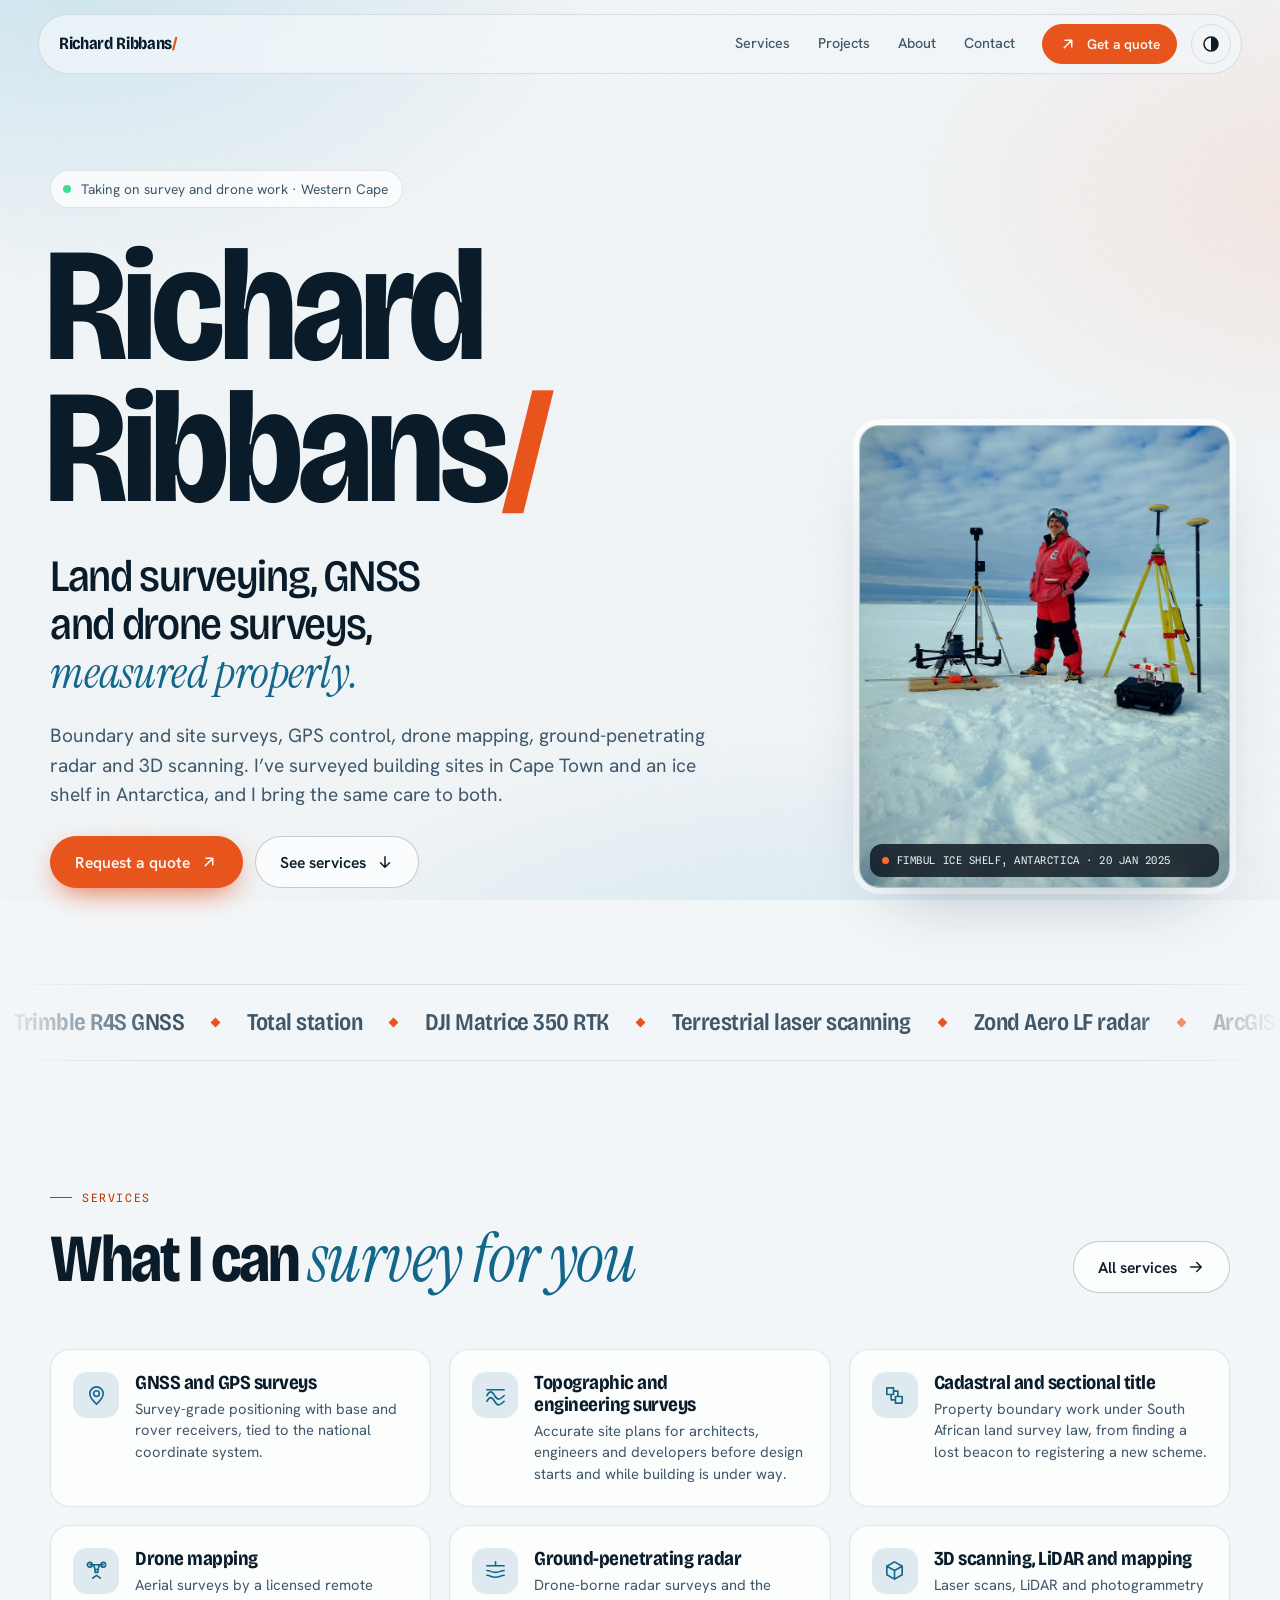
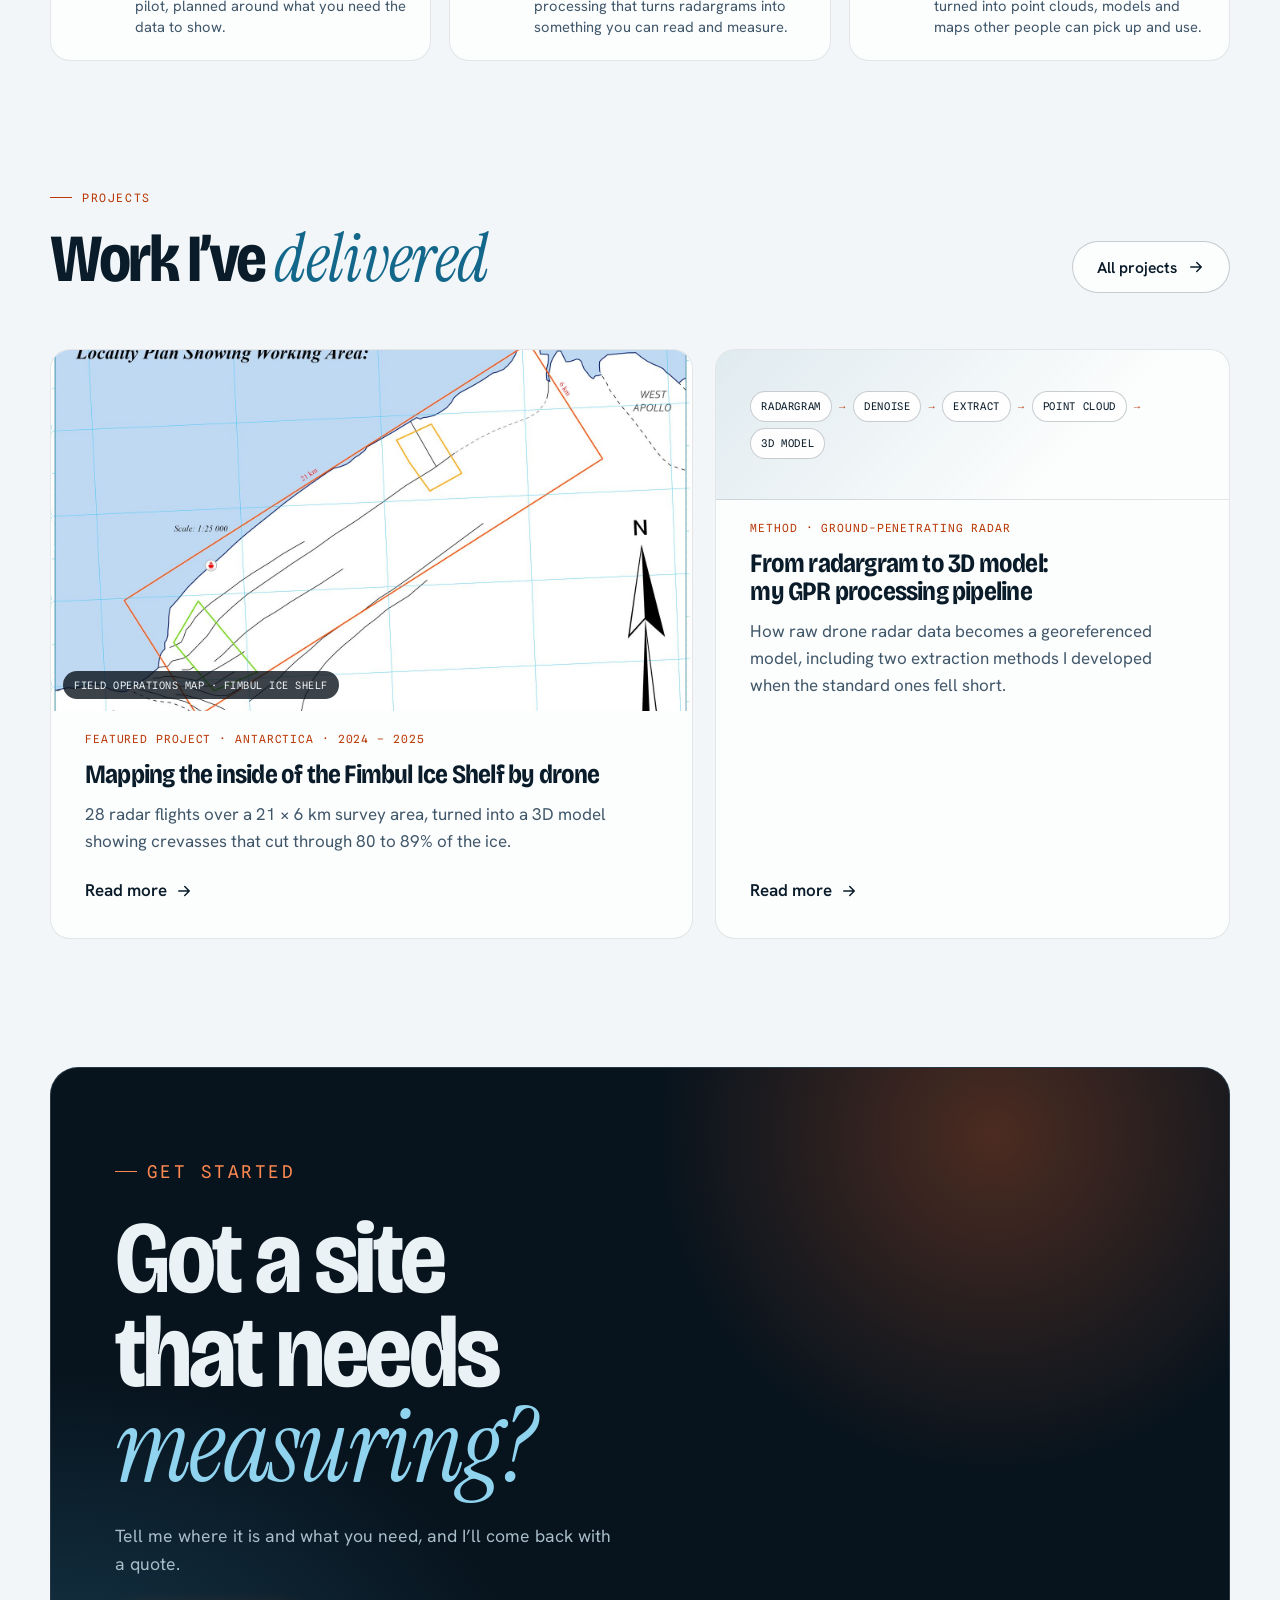
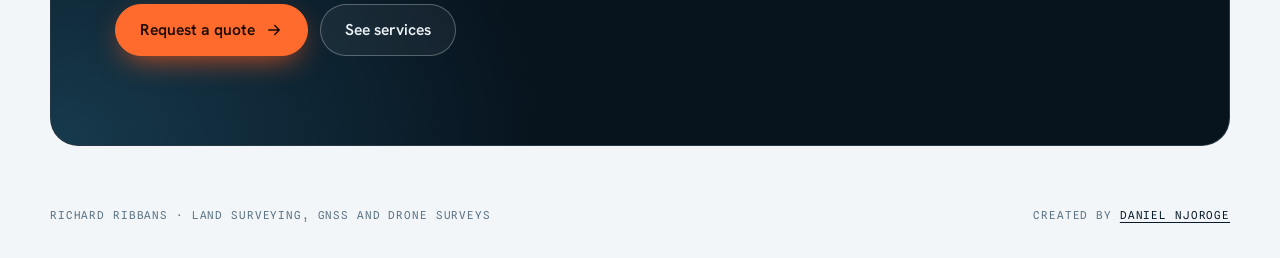
<file: index.html>
<!doctype html>
<html lang="en">
<head>
<meta charset="utf-8">
<meta name="viewport" content="width=device-width, initial-scale=1, viewport-fit=cover">
<title>Richard Ribbans · Land Surveying, GNSS &amp; Drone Surveys · Western Cape</title>
<meta name="description" content="Land surveying, GNSS and GPS surveys, topographic and engineering surveys, drone mapping, ground-penetrating radar and 3D laser scanning in the Western Cape, South Africa.">
<meta name="color-scheme" content="dark light">
<meta name="theme-color" content="#060E16">
<meta property="og:type" content="website">
<meta property="og:title" content="Richard Ribbans · Land Surveying, GNSS &amp; Drone Surveys · Western Cape">
<meta property="og:description" content="Land surveying, GNSS surveys, drone mapping, ground-penetrating radar and 3D laser scanning in the Western Cape.">
<meta property="og:image" content="assets/richard-fimbul-ice-shelf.jpg">
<link rel="icon" href="data:image/svg+xml,%3Csvg xmlns='http://www.w3.org/2000/svg' viewBox='0 0 32 32'%3E%3Crect width='32' height='32' rx='8' fill='%23060E16'/%3E%3Cpath d='M5 21h22' stroke='%23EAF2F6' stroke-width='2'/%3E%3Cpath d='M11 27l3-13 3 13zM19 27l2-9 2 9z' fill='%23FF6B2C'/%3E%3C/svg%3E">
<link rel="preconnect" href="https://fonts.googleapis.com">
<link rel="preconnect" href="https://fonts.gstatic.com" crossorigin>
<link rel="stylesheet" href="https://fonts.googleapis.com/css2?family=Bricolage+Grotesque:opsz,wdth,wght@12..96,75..100,400..800&family=Hanken+Grotesk:wght@400..700&family=Instrument+Serif:ital@0;1&family=Spline+Sans+Mono:wght@400..600&display=swap">
<link rel="stylesheet" href="assets/site.css">
<script>document.documentElement.classList.add('js');try{var t=localStorage.getItem('theme');if(t==='light'||t==='dark')document.documentElement.dataset.theme=t}catch(e){}</script>
<script type="application/ld+json">{"@context":"https://schema.org","@type":"ProfessionalService","name":"Richard Ribbans — Land Surveying, GNSS and Drone Surveys","email":"mailto:ricrib@hotmail.co.za","areaServed":"Western Cape, South Africa","address":{"@type":"PostalAddress","addressLocality":"Raithby","addressRegion":"Western Cape","addressCountry":"ZA"},"sameAs":["https://www.linkedin.com/in/richard-ribbans-9211b8159"]}</script>
</head>
<body>
<a class="skip" href="#main">Skip to content</a>
<div class="atmo" aria-hidden="true"></div>
<div class="progress" id="progress" aria-hidden="true"></div>

<header class="head" id="head">
  <div class="head-in">
    <a class="brand" href="index.html">Richard Ribbans<b>/</b></a>
    <nav class="nav" id="nav" aria-label="Site">
      <a href="services.html">Services</a>
      <a href="projects.html">Projects</a>
      <a href="about.html">About</a>
      <a href="contact.html">Contact</a>
    </nav>
    <a class="btn btn-sm btn-quote" href="contact.html">
      <svg class="i-arrow" viewBox="0 0 24 24" fill="none" stroke="currentColor" stroke-width="2" stroke-linecap="round" stroke-linejoin="round" aria-hidden="true"><path d="M7 17L17 7M8 7h9v9"/></svg><span>Get a quote</span>
    </a>
    <button class="menu" id="menu" type="button" aria-label="Menu" aria-expanded="false" aria-controls="nav">
      <svg width="18" height="18" viewBox="0 0 18 18" fill="none" stroke="currentColor" stroke-width="1.8" stroke-linecap="round" aria-hidden="true"><path d="M3 5.5h12M3 9h12M3 12.5h12"/></svg>
    </button>
    <button class="theme" id="theme" type="button" aria-label="Switch between light and dark">
      <svg width="18" height="18" viewBox="0 0 18 18" aria-hidden="true"><circle cx="9" cy="9" r="7" fill="none" stroke="currentColor" stroke-width="1.5"/><path d="M9 2a7 7 0 0 1 0 14z" fill="currentColor"/></svg>
    </button>
  </div>
</header>

<main id="main">

<section class="hero" id="top" aria-labelledby="hero-title">
  <div class="wrap">
    <p class="status"><i aria-hidden="true"></i>Taking on survey and drone work · Western Cape</p>
    <h1 class="hero-name" id="hero-title"><span class="ln"><span>Richard</span></span> <span class="ln"><span>Ribbans<b aria-hidden="true">/</b></span></span></h1>

    <div class="hero-row">
      <div class="hero-copy" data-r>
        <p class="hero-tag">Land surveying, GNSS and drone surveys, <em>measured properly.</em></p>
        <p class="lede">Boundary and site surveys, GPS control, drone mapping, ground-penetrating radar and 3D scanning. I’ve surveyed building sites in Cape Town and an ice shelf in Antarctica, and I bring the same care to both.</p>
        <div class="hero-cta">
          <a class="btn btn-primary" data-magnet href="contact.html">Request a quote
            <svg class="i-arrow" viewBox="0 0 24 24" fill="none" stroke="currentColor" stroke-width="2" stroke-linecap="round" stroke-linejoin="round" aria-hidden="true"><path d="M7 17L17 7M8 7h9v9"/></svg></a>
          <a class="btn" data-magnet href="services.html">See services
            <svg class="i-down" viewBox="0 0 24 24" fill="none" stroke="currentColor" stroke-width="2" stroke-linecap="round" stroke-linejoin="round" aria-hidden="true"><path d="M12 5v14M6 13l6 6 6-6"/></svg></a>
        </div>
      </div>
      <figure class="shot" id="shot" data-r style="--i:1">
        <img src="assets/richard-fimbul-ice-shelf.jpg" width="880" height="1099" fetchpriority="high" alt="Richard Ribbans in a red polar suit on the Fimbul Ice Shelf, standing between a DJI Matrice 350 RTK with the radar boom, a Phantom 4 drone and GNSS receivers on tripods">
        <figcaption><i aria-hidden="true"></i>Fimbul Ice Shelf, Antarctica · 20&nbsp;Jan&nbsp;2025</figcaption>
      </figure>
    </div>
  </div>

  <div class="kit-band" id="kit" role="group" aria-label="Equipment and software Richard works with">
    <div class="kit-track">
      <ul><li>Trimble R4S GNSS</li><li>Total station</li><li>DJI Matrice 350 RTK</li><li>Terrestrial laser scanning</li><li>Zond Aero LF radar</li><li>ArcGIS Pro</li><li>QGIS</li><li>Pix4D</li><li>Agisoft Metashape</li><li>CloudCompare</li><li>LiDAR</li><li>Photogrammetry</li></ul>
      <ul aria-hidden="true"><li>Trimble R4S GNSS</li><li>Total station</li><li>DJI Matrice 350 RTK</li><li>Terrestrial laser scanning</li><li>Zond Aero LF radar</li><li>ArcGIS Pro</li><li>QGIS</li><li>Pix4D</li><li>Agisoft Metashape</li><li>CloudCompare</li><li>LiDAR</li><li>Photogrammetry</li></ul>
    </div>
  </div>
</section>

<section class="sec" aria-labelledby="home-services">
  <div class="wrap">
    <div class="sec-top">
      <div class="sec-head">
        <p class="kicker" data-r>Services</p>
        <h2 class="h2" id="home-services" data-r>What I can <em>survey for you</em></h2>
      </div>
      <a class="btn" data-magnet data-r href="services.html">All services <svg class="i-arrow" viewBox="0 0 24 24" fill="none" stroke="currentColor" stroke-width="2" stroke-linecap="round" stroke-linejoin="round" aria-hidden="true"><path d="M5 12h14M13 6l6 6-6 6"/></svg></a>
    </div>
    <ul class="tiles">
      <li class="glass lift" data-r data-glow style="--i:0"><a href="services.html#svc-1"><span class="ico" aria-hidden="true"><svg viewBox="0 0 24 24" fill="none" stroke="currentColor" stroke-width="1.7" stroke-linecap="round" stroke-linejoin="round"><circle cx="12" cy="10" r="3"/><path d="M12 21s7-6.2 7-11a7 7 0 0 0-14 0c0 4.8 7 11 7 11z"/></svg></span><h3>GNSS and GPS surveys</h3><p>Survey-grade positioning with base and rover receivers, tied to the national coordinate system.</p></a></li>
      <li class="glass lift" data-r data-glow style="--i:1"><a href="services.html#svc-2"><span class="ico" aria-hidden="true"><svg viewBox="0 0 24 24" fill="none" stroke="currentColor" stroke-width="1.7" stroke-linecap="round" stroke-linejoin="round"><path d="M3 18c3-5 5-5 8 0s5 5 10 0M3 12c3-5 5-5 8 0s5 5 10 0M3 6h18"/></svg></span><h3>Topographic and engineering surveys</h3><p>Accurate site plans for architects, engineers and developers before design starts and while building is under way.</p></a></li>
      <li class="glass lift" data-r data-glow style="--i:2"><a href="services.html#svc-3"><span class="ico" aria-hidden="true"><svg viewBox="0 0 24 24" fill="none" stroke="currentColor" stroke-width="1.7" stroke-linecap="round" stroke-linejoin="round"><path d="M4 4h7v7H4zM13 13h7v7h-7zM11 7.500h4.500V13M13 16.500H8.500V11"/></svg></span><h3>Cadastral and sectional title</h3><p>Property boundary work under South African land survey law, from finding a lost beacon to registering a new scheme.</p></a></li>
      <li class="glass lift" data-r data-glow style="--i:0"><a href="services.html#svc-4"><span class="ico" aria-hidden="true"><svg viewBox="0 0 24 24" fill="none" stroke="currentColor" stroke-width="1.7" stroke-linecap="round" stroke-linejoin="round"><circle cx="5" cy="6" r="2.5"/><circle cx="19" cy="6" r="2.5"/><path d="M5 6h14M9 6l1.5 5h3L15 6M10.5 11v3h3v-3M8 20l4-3 4 3"/></svg></span><h3>Drone mapping</h3><p>Aerial surveys by a licensed remote pilot, planned around what you need the data to show.</p></a></li>
      <li class="glass lift" data-r data-glow style="--i:1"><a href="services.html#svc-5"><span class="ico" aria-hidden="true"><svg viewBox="0 0 24 24" fill="none" stroke="currentColor" stroke-width="1.7" stroke-linecap="round" stroke-linejoin="round"><path d="M3 7h18M3 12c4 0 4 2 9 2s5-2 9-2M3 17c4 0 4 2 9 2s5-2 9-2M12 3v4"/></svg></span><h3>Ground-penetrating radar</h3><p>Drone-borne radar surveys and the processing that turns radargrams into something you can read and measure.</p></a></li>
      <li class="glass lift" data-r data-glow style="--i:2"><a href="services.html#svc-6"><span class="ico" aria-hidden="true"><svg viewBox="0 0 24 24" fill="none" stroke="currentColor" stroke-width="1.7" stroke-linecap="round" stroke-linejoin="round"><path d="M12 3l8 4.500v9L12 21l-8-4.500v-9zM12 12l8-4.500M12 12L4 7.500M12 12v9"/></svg></span><h3>3D scanning, LiDAR and mapping</h3><p>Laser scans, LiDAR and photogrammetry turned into point clouds, models and maps other people can pick up and use.</p></a></li>
    </ul>
  </div>
</section>

<section class="sec" aria-labelledby="home-projects">
  <div class="wrap">
    <div class="sec-top">
      <div class="sec-head">
        <p class="kicker" data-r>Projects</p>
        <h2 class="h2" id="home-projects" data-r>Work I’ve <em>delivered</em></h2>
      </div>
      <a class="btn" data-magnet data-r href="projects.html">All projects <svg class="i-arrow" viewBox="0 0 24 24" fill="none" stroke="currentColor" stroke-width="2" stroke-linecap="round" stroke-linejoin="round" aria-hidden="true"><path d="M5 12h14M13 6l6 6-6 6"/></svg></a>
    </div>
    <div class="more">
      <article class="card glass lift has-pic" data-r data-glow>
        <figure class="pic"><img src="assets/fimbul-locality-plan.jpg" width="1600" height="1090" loading="lazy" alt="Locality plan of the survey area on the Fimbul Ice Shelf, showing the project area and mapped crevasses"><figcaption>Field operations map · Fimbul Ice Shelf</figcaption></figure>
        <p class="meta">Featured project · Antarctica · 2024 – 2025</p>
        <h3>Mapping the inside of the Fimbul Ice Shelf by drone</h3>
        <p>28 radar flights over a 21 × 6&nbsp;km survey area, turned into a 3D model showing crevasses that cut through 80 to 89% of the ice.</p>
        <a class="go" href="fimbul-ice-shelf.html">Read more <svg viewBox="0 0 24 24" fill="none" stroke="currentColor" stroke-width="2" stroke-linecap="round" stroke-linejoin="round" aria-hidden="true"><path d="M5 12h14M13 6l6 6-6 6"/></svg></a>
      </article>
      <article class="card glass lift" data-r data-glow style="--i:1">
        <div class="miniflow" aria-hidden="true"><span>Radargram</span><span>→</span><span>Denoise</span><span>→</span><span>Extract</span><span>→</span><span>Point cloud</span><span>→</span><span>3D model</span></div>
        <p class="meta">Method · Ground-penetrating radar</p>
        <h3>From radargram to 3D model: my GPR processing pipeline</h3>
        <p>How raw drone radar data becomes a georeferenced model, including two extraction methods I developed when the standard ones fell short.</p>
        <a class="go" href="gpr-processing-pipeline.html">Read more <svg viewBox="0 0 24 24" fill="none" stroke="currentColor" stroke-width="2" stroke-linecap="round" stroke-linejoin="round" aria-hidden="true"><path d="M5 12h14M13 6l6 6-6 6"/></svg></a>
      </article>
    </div>
  </div>
</section>

<section class="contact" aria-labelledby="cta-title">
  <div class="wrap">
    <div class="contact-in" data-r data-glow>
      <p class="kicker">Get started</p>
      <h2 id="cta-title">Got a site that needs <em>measuring?</em></h2>
      <p>Tell me where it is and what you need, and I’ll come back with a quote.</p>
      <div class="mailrow">
        <a class="btn btn-primary" data-magnet href="contact.html">Request a quote <svg class="i-arrow" viewBox="0 0 24 24" fill="none" stroke="currentColor" stroke-width="2" stroke-linecap="round" stroke-linejoin="round" aria-hidden="true"><path d="M5 12h14M13 6l6 6-6 6"/></svg></a>
        <a class="btn" data-magnet href="services.html">See services</a>
      </div>
    </div>
  </div>
</section>
</main>

<footer class="foot">
  <div class="wrap"><span>Richard Ribbans · Land surveying, GNSS and drone surveys</span><span>Created by <a href="https://danzo111.github.io/Daniel-Kimani-Njoroge-online-cv-portfolio/" target="_blank" rel="noopener">Daniel Njoroge</a></span></div>
</footer>

<script src="assets/site.js"></script>
</body>
</html>
</file>
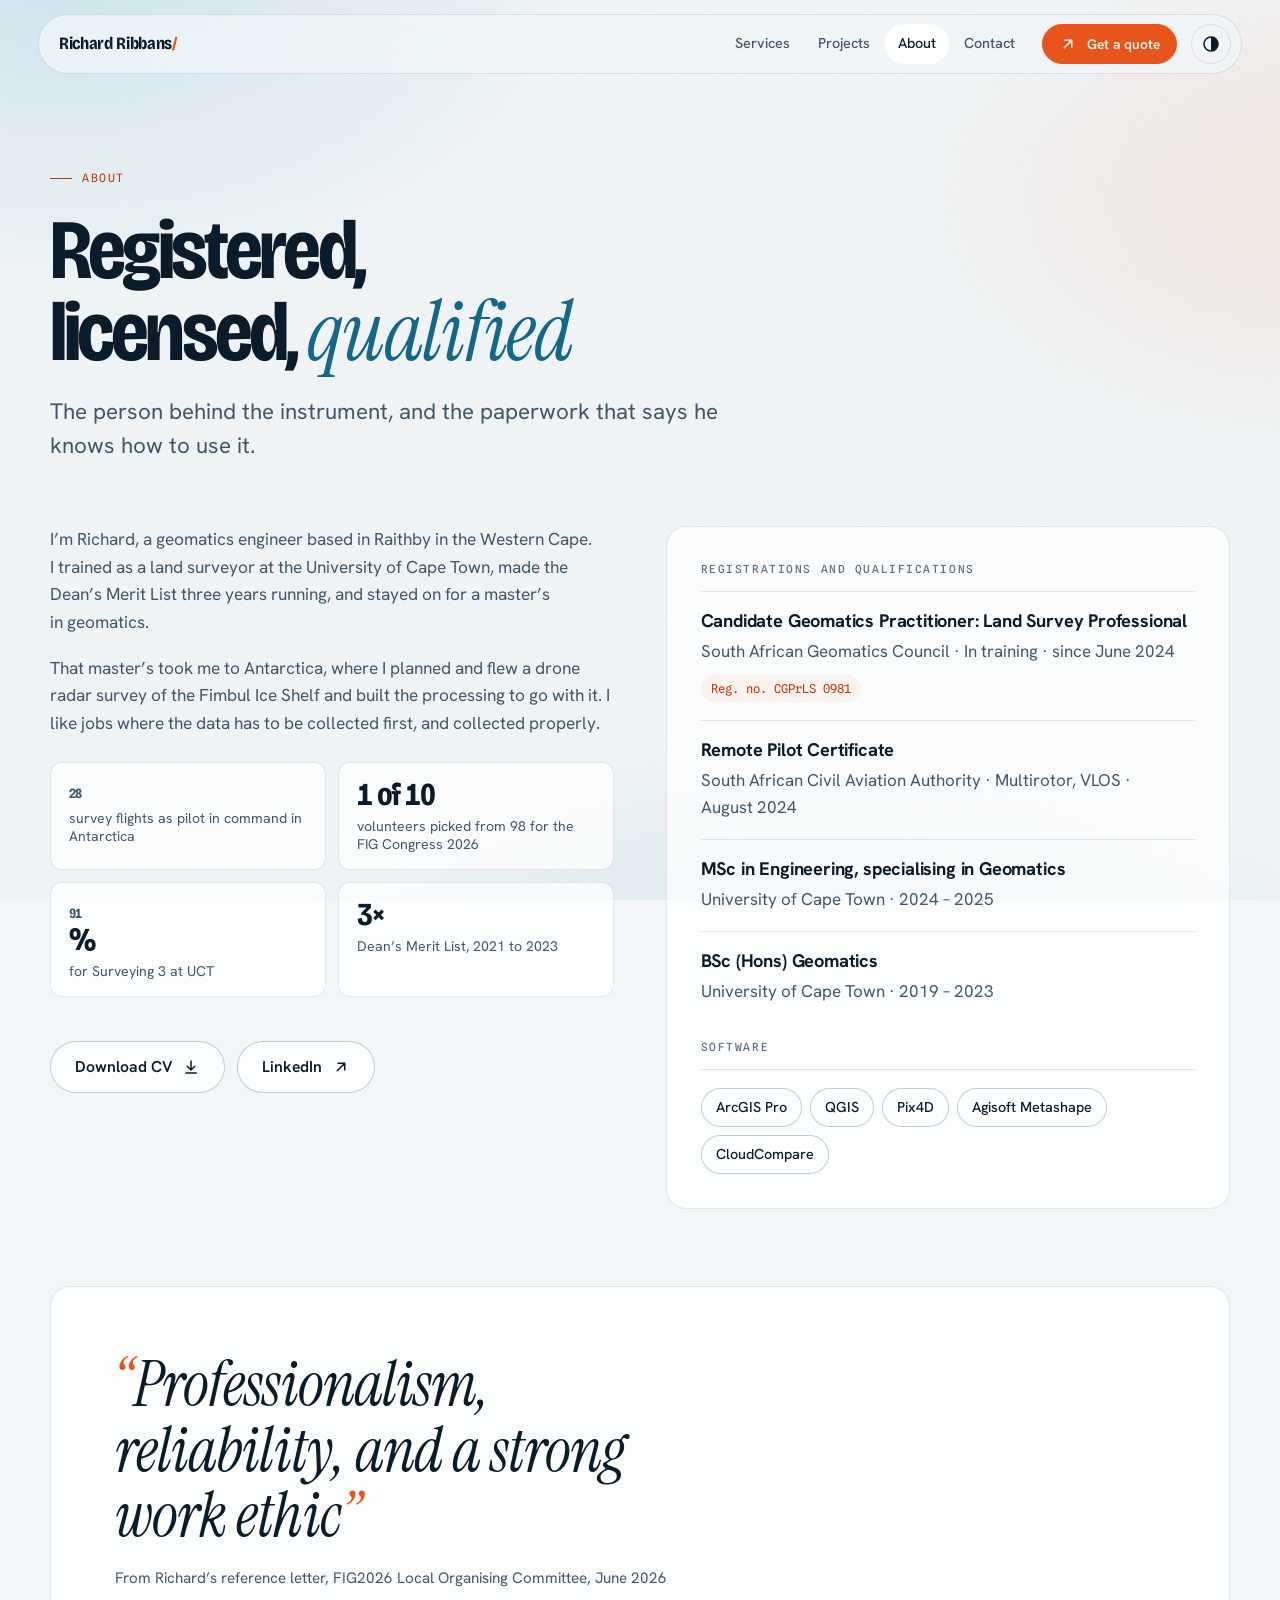
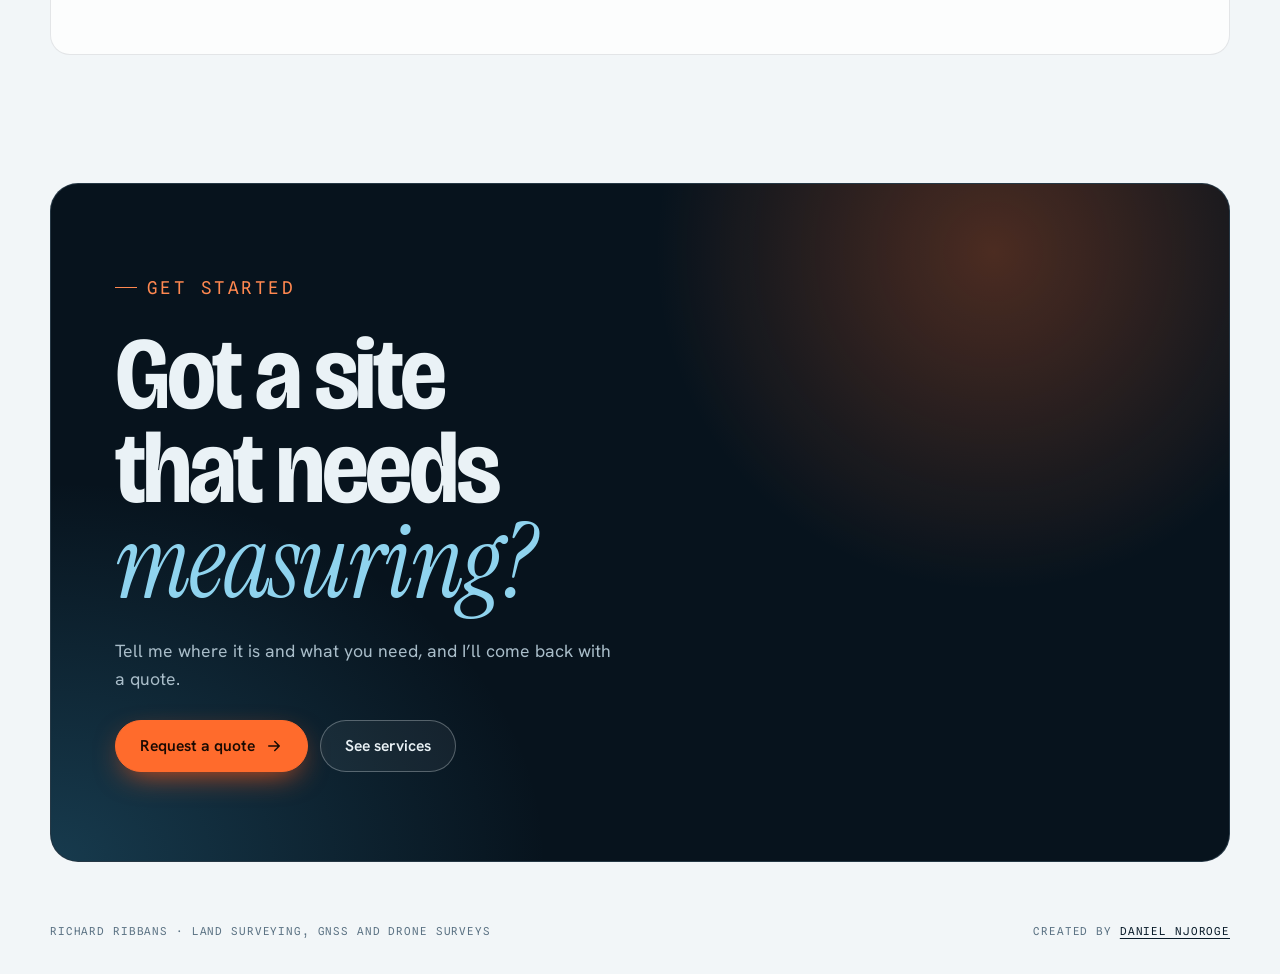
<file: about.html>
<!doctype html>
<html lang="en">
<head>
<meta charset="utf-8">
<meta name="viewport" content="width=device-width, initial-scale=1, viewport-fit=cover">
<title>About · Richard Ribbans · Land Surveying, GNSS &amp; Drone Surveys</title>
<meta name="description" content="About Richard Ribbans: candidate land surveyor registered with the South African Geomatics Council, licensed remote pilot and MSc geomatics graduate from the University of Cape Town.">
<meta name="color-scheme" content="dark light">
<meta name="theme-color" content="#060E16">
<meta property="og:type" content="website">
<meta property="og:title" content="About · Richard Ribbans · Land Surveying, GNSS &amp; Drone Surveys">
<meta property="og:description" content="Land surveying, GNSS surveys, drone mapping, ground-penetrating radar and 3D laser scanning in the Western Cape.">
<meta property="og:image" content="assets/richard-fimbul-ice-shelf.jpg">
<link rel="icon" href="data:image/svg+xml,%3Csvg xmlns='http://www.w3.org/2000/svg' viewBox='0 0 32 32'%3E%3Crect width='32' height='32' rx='8' fill='%23060E16'/%3E%3Cpath d='M5 21h22' stroke='%23EAF2F6' stroke-width='2'/%3E%3Cpath d='M11 27l3-13 3 13zM19 27l2-9 2 9z' fill='%23FF6B2C'/%3E%3C/svg%3E">
<link rel="preconnect" href="https://fonts.googleapis.com">
<link rel="preconnect" href="https://fonts.gstatic.com" crossorigin>
<link rel="stylesheet" href="https://fonts.googleapis.com/css2?family=Bricolage+Grotesque:opsz,wdth,wght@12..96,75..100,400..800&family=Hanken+Grotesk:wght@400..700&family=Instrument+Serif:ital@0;1&family=Spline+Sans+Mono:wght@400..600&display=swap">
<link rel="stylesheet" href="assets/site.css">
<script>document.documentElement.classList.add('js');try{var t=localStorage.getItem('theme');if(t==='light'||t==='dark')document.documentElement.dataset.theme=t}catch(e){}</script>
<script type="application/ld+json">{"@context":"https://schema.org","@type":"ProfessionalService","name":"Richard Ribbans — Land Surveying, GNSS and Drone Surveys","email":"mailto:ricrib@hotmail.co.za","areaServed":"Western Cape, South Africa","address":{"@type":"PostalAddress","addressLocality":"Raithby","addressRegion":"Western Cape","addressCountry":"ZA"},"sameAs":["https://www.linkedin.com/in/richard-ribbans-9211b8159"]}</script>
</head>
<body>
<a class="skip" href="#main">Skip to content</a>
<div class="atmo" aria-hidden="true"></div>
<div class="progress" id="progress" aria-hidden="true"></div>

<header class="head" id="head">
  <div class="head-in">
    <a class="brand" href="index.html">Richard Ribbans<b>/</b></a>
    <nav class="nav" id="nav" aria-label="Site">
      <a href="services.html">Services</a>
      <a href="projects.html">Projects</a>
      <a href="about.html" class="on" aria-current="page">About</a>
      <a href="contact.html">Contact</a>
    </nav>
    <a class="btn btn-sm btn-quote" href="contact.html">
      <svg class="i-arrow" viewBox="0 0 24 24" fill="none" stroke="currentColor" stroke-width="2" stroke-linecap="round" stroke-linejoin="round" aria-hidden="true"><path d="M7 17L17 7M8 7h9v9"/></svg><span>Get a quote</span>
    </a>
    <button class="menu" id="menu" type="button" aria-label="Menu" aria-expanded="false" aria-controls="nav">
      <svg width="18" height="18" viewBox="0 0 18 18" fill="none" stroke="currentColor" stroke-width="1.8" stroke-linecap="round" aria-hidden="true"><path d="M3 5.5h12M3 9h12M3 12.5h12"/></svg>
    </button>
    <button class="theme" id="theme" type="button" aria-label="Switch between light and dark">
      <svg width="18" height="18" viewBox="0 0 18 18" aria-hidden="true"><circle cx="9" cy="9" r="7" fill="none" stroke="currentColor" stroke-width="1.5"/><path d="M9 2a7 7 0 0 1 0 14z" fill="currentColor"/></svg>
    </button>
  </div>
</header>

<main id="main">

<header class="art-hero page-hero">
  <div class="wrap">
    <p class="kicker">About</p>
    <h1 class="art-title">Registered, licensed, <em>qualified</em></h1>
    <p class="art-lede">The person behind the instrument, and the paperwork that says he knows how to use it.</p>
  </div>
</header>

<section class="sec tight" id="about" aria-labelledby="about-title">
  <div class="wrap">
    <div class="about">
      <div class="about-copy" data-r>
        <p>I’m Richard, a geomatics engineer based in Raithby in the Western Cape. I trained as a land surveyor at the University of Cape Town, made the Dean’s Merit List three years running, and stayed on for a master’s in geomatics.</p>
        <p>That master’s took me to Antarctica, where I planned and flew a drone radar survey of the Fimbul Ice Shelf and built the processing to go with it. I like jobs where the data has to be collected first, and collected properly.</p>
        <div class="facts">
          <div><b><span data-count="28">28</span></b><span>survey flights as pilot in command in Antarctica</span></div>
          <div><b>1 of 10</b><span>volunteers picked from 98 for the FIG Congress 2026</span></div>
          <div><b><span data-count="91">91</span>%</b><span>for Surveying 3 at UCT</span></div>
          <div><b>3×</b><span>Dean’s Merit List, 2021 to 2023</span></div>
        </div>
        <div class="hero-cta">
          <a class="btn" data-magnet href="assets/Richard-Ribbans-CV.pdf" download="Richard-Ribbans-CV.pdf">Download CV
            <svg class="i-down" viewBox="0 0 24 24" fill="none" stroke="currentColor" stroke-width="2" stroke-linecap="round" stroke-linejoin="round" aria-hidden="true"><path d="M12 4v11M7 11l5 5 5-5M5 20h14"/></svg></a>
          <a class="btn" data-magnet href="https://www.linkedin.com/in/richard-ribbans-9211b8159" target="_blank" rel="noopener">LinkedIn
            <svg class="i-arrow" viewBox="0 0 24 24" fill="none" stroke="currentColor" stroke-width="2" stroke-linecap="round" stroke-linejoin="round" aria-hidden="true"><path d="M7 17L17 7M8 7h9v9"/></svg></a>
        </div>
      </div>
      <div class="cred glass" data-r data-glow style="--i:1">
        <h3 class="col-h">Registrations and qualifications</h3>
        <ul class="reg">
          <li>
            <h3>Candidate Geomatics Practitioner: Land Survey Professional</h3>
            <p>South African Geomatics Council · In training · since June 2024</p>
            <span class="no">Reg. no. CGPrLS 0981</span>
          </li>
          <li>
            <h3>Remote Pilot Certificate</h3>
            <p>South African Civil Aviation Authority · Multirotor, VLOS · August 2024</p>
          </li>
          <li>
            <h3>MSc in Engineering, specialising in Geomatics</h3>
            <p>University of Cape Town · 2024 – 2025</p>
          </li>
          <li>
            <h3>BSc (Hons) Geomatics</h3>
            <p>University of Cape Town · 2019 – 2023</p>
          </li>
        </ul>
        <h3 class="col-h gap">Software</h3>
        <ul class="tools">
          <li>ArcGIS Pro</li><li>QGIS</li><li>Pix4D</li><li>Agisoft Metashape</li><li>CloudCompare</li>
        </ul>
      </div>
    </div>

    <figure class="quote glass" data-r data-glow>
      <blockquote>Professionalism, reliability, and a strong work ethic</blockquote>
      <figcaption>From Richard’s reference letter, FIG2026 Local Organising Committee, June 2026</figcaption>
    </figure>
  </div>
</section>

<section class="contact" aria-labelledby="cta-title">
  <div class="wrap">
    <div class="contact-in" data-r data-glow>
      <p class="kicker">Get started</p>
      <h2 id="cta-title">Got a site that needs <em>measuring?</em></h2>
      <p>Tell me where it is and what you need, and I’ll come back with a quote.</p>
      <div class="mailrow">
        <a class="btn btn-primary" data-magnet href="contact.html">Request a quote <svg class="i-arrow" viewBox="0 0 24 24" fill="none" stroke="currentColor" stroke-width="2" stroke-linecap="round" stroke-linejoin="round" aria-hidden="true"><path d="M5 12h14M13 6l6 6-6 6"/></svg></a>
        <a class="btn" data-magnet href="services.html">See services</a>
      </div>
    </div>
  </div>
</section>
</main>

<footer class="foot">
  <div class="wrap"><span>Richard Ribbans · Land surveying, GNSS and drone surveys</span><span>Created by <a href="https://danzo111.github.io/Daniel-Kimani-Njoroge-online-cv-portfolio/" target="_blank" rel="noopener">Daniel Njoroge</a></span></div>
</footer>

<script src="assets/site.js"></script>
</body>
</html>
</file>
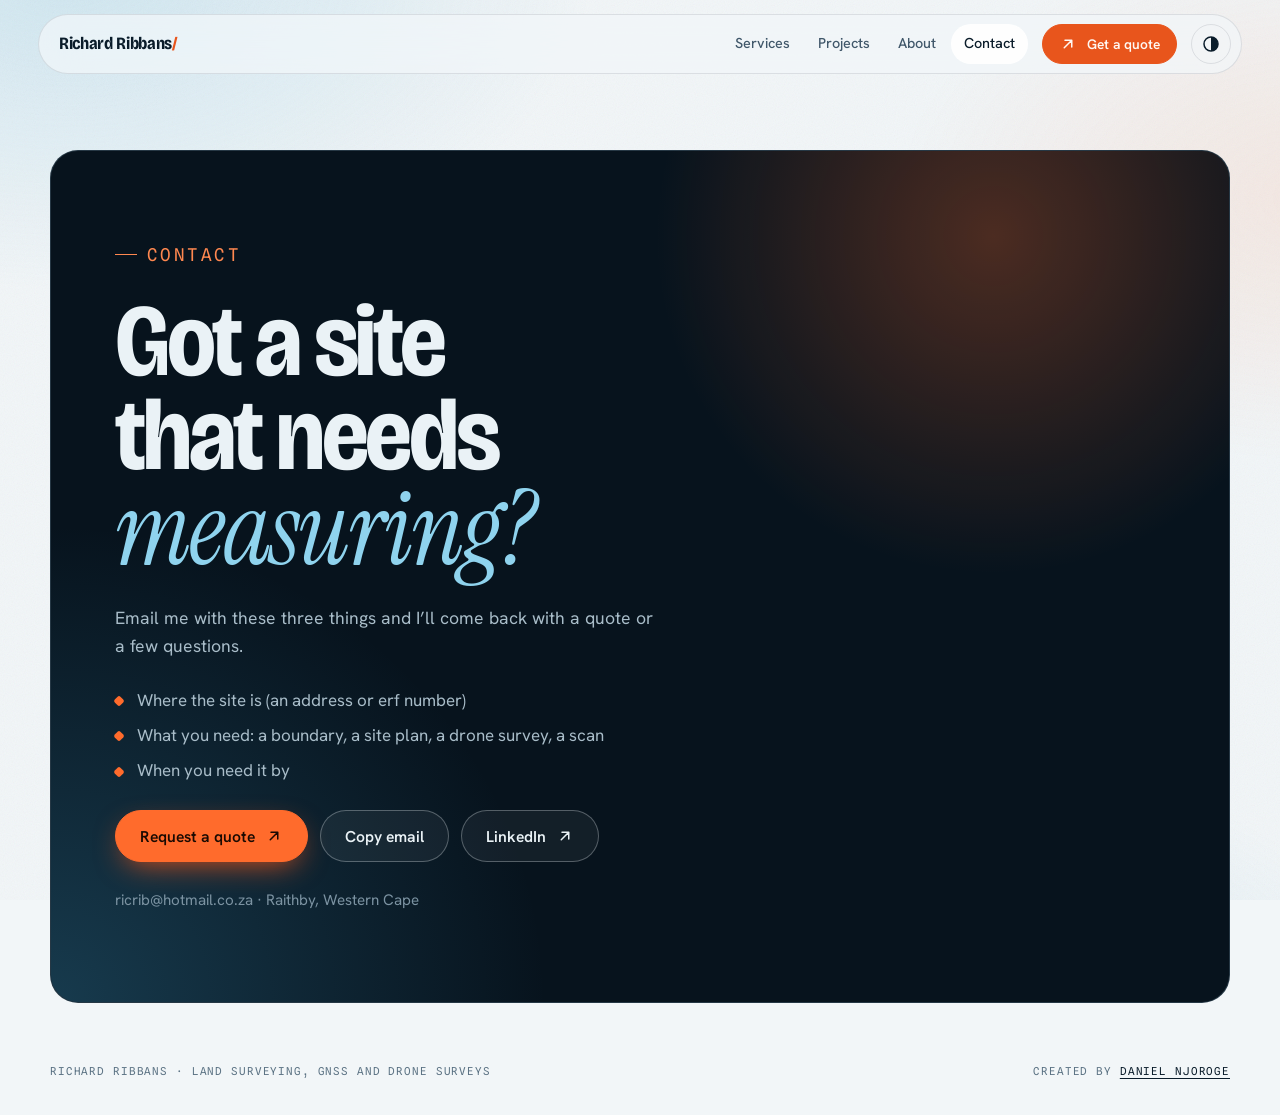
<file: contact.html>
<!doctype html>
<html lang="en">
<head>
<meta charset="utf-8">
<meta name="viewport" content="width=device-width, initial-scale=1, viewport-fit=cover">
<title>Contact · Request a Quote · Richard Ribbans</title>
<meta name="description" content="Request a quote for land surveying, GNSS, drone mapping, radar or 3D scanning work in the Western Cape. Email Richard Ribbans.">
<meta name="color-scheme" content="dark light">
<meta name="theme-color" content="#060E16">
<meta property="og:type" content="website">
<meta property="og:title" content="Contact · Request a Quote · Richard Ribbans">
<meta property="og:description" content="Land surveying, GNSS surveys, drone mapping, ground-penetrating radar and 3D laser scanning in the Western Cape.">
<meta property="og:image" content="assets/richard-fimbul-ice-shelf.jpg">
<link rel="icon" href="data:image/svg+xml,%3Csvg xmlns='http://www.w3.org/2000/svg' viewBox='0 0 32 32'%3E%3Crect width='32' height='32' rx='8' fill='%23060E16'/%3E%3Cpath d='M5 21h22' stroke='%23EAF2F6' stroke-width='2'/%3E%3Cpath d='M11 27l3-13 3 13zM19 27l2-9 2 9z' fill='%23FF6B2C'/%3E%3C/svg%3E">
<link rel="preconnect" href="https://fonts.googleapis.com">
<link rel="preconnect" href="https://fonts.gstatic.com" crossorigin>
<link rel="stylesheet" href="https://fonts.googleapis.com/css2?family=Bricolage+Grotesque:opsz,wdth,wght@12..96,75..100,400..800&family=Hanken+Grotesk:wght@400..700&family=Instrument+Serif:ital@0;1&family=Spline+Sans+Mono:wght@400..600&display=swap">
<link rel="stylesheet" href="assets/site.css">
<script>document.documentElement.classList.add('js');try{var t=localStorage.getItem('theme');if(t==='light'||t==='dark')document.documentElement.dataset.theme=t}catch(e){}</script>
<script type="application/ld+json">{"@context":"https://schema.org","@type":"ProfessionalService","name":"Richard Ribbans — Land Surveying, GNSS and Drone Surveys","email":"mailto:ricrib@hotmail.co.za","areaServed":"Western Cape, South Africa","address":{"@type":"PostalAddress","addressLocality":"Raithby","addressRegion":"Western Cape","addressCountry":"ZA"},"sameAs":["https://www.linkedin.com/in/richard-ribbans-9211b8159"]}</script>
</head>
<body>
<a class="skip" href="#main">Skip to content</a>
<div class="atmo" aria-hidden="true"></div>
<div class="progress" id="progress" aria-hidden="true"></div>

<header class="head" id="head">
  <div class="head-in">
    <a class="brand" href="index.html">Richard Ribbans<b>/</b></a>
    <nav class="nav" id="nav" aria-label="Site">
      <a href="services.html">Services</a>
      <a href="projects.html">Projects</a>
      <a href="about.html">About</a>
      <a href="contact.html" class="on" aria-current="page">Contact</a>
    </nav>
    <a class="btn btn-sm btn-quote" href="contact.html">
      <svg class="i-arrow" viewBox="0 0 24 24" fill="none" stroke="currentColor" stroke-width="2" stroke-linecap="round" stroke-linejoin="round" aria-hidden="true"><path d="M7 17L17 7M8 7h9v9"/></svg><span>Get a quote</span>
    </a>
    <button class="menu" id="menu" type="button" aria-label="Menu" aria-expanded="false" aria-controls="nav">
      <svg width="18" height="18" viewBox="0 0 18 18" fill="none" stroke="currentColor" stroke-width="1.8" stroke-linecap="round" aria-hidden="true"><path d="M3 5.5h12M3 9h12M3 12.5h12"/></svg>
    </button>
    <button class="theme" id="theme" type="button" aria-label="Switch between light and dark">
      <svg width="18" height="18" viewBox="0 0 18 18" aria-hidden="true"><circle cx="9" cy="9" r="7" fill="none" stroke="currentColor" stroke-width="1.5"/><path d="M9 2a7 7 0 0 1 0 14z" fill="currentColor"/></svg>
    </button>
  </div>
</header>

<main id="main">

<section class="contact page" id="contact" aria-labelledby="contact-title">
  <div class="wrap">
    <div class="contact-in" data-r data-glow>
      <p class="kicker">Contact</p>
      <h1 id="contact-title">Got a site that needs <em>measuring?</em></h1>
      <p>Email me with these three things and I’ll come back with a quote or a few questions.</p>
      <ul class="brief">
        <li>Where the site is (an address or erf number)</li>
        <li>What you need: a boundary, a site plan, a drone survey, a scan</li>
        <li>When you need it by</li>
      </ul>
      <div class="mailrow">
        <a class="btn btn-primary" data-magnet href="mailto:ricrib@hotmail.co.za?subject=Survey%20quote%20request&amp;body=Site%20location%3A%0AWhat%20needs%20surveying%3A%0AWhat%20you%20need%20back%20(plan%2C%20model%2C%20report)%3A%0ADeadline%3A%0A">Request a quote
          <svg class="i-arrow" viewBox="0 0 24 24" fill="none" stroke="currentColor" stroke-width="2" stroke-linecap="round" stroke-linejoin="round" aria-hidden="true"><path d="M7 17L17 7M8 7h9v9"/></svg></a>
        <button class="btn" id="copy" type="button" data-email="ricrib@hotmail.co.za"><span id="copy-label" aria-live="polite">Copy email</span></button>
        <a class="btn" data-magnet href="https://www.linkedin.com/in/richard-ribbans-9211b8159" target="_blank" rel="noopener">LinkedIn
          <svg class="i-arrow" viewBox="0 0 24 24" fill="none" stroke="currentColor" stroke-width="2" stroke-linecap="round" stroke-linejoin="round" aria-hidden="true"><path d="M7 17L17 7M8 7h9v9"/></svg></a>
      </div>
      <p style="color:#7C93A2;font-size:.95rem">ricrib@hotmail.co.za · Raithby, Western Cape</p>
    </div>
  </div>
</section>
</main>

<footer class="foot">
  <div class="wrap"><span>Richard Ribbans · Land surveying, GNSS and drone surveys</span><span>Created by <a href="https://danzo111.github.io/Daniel-Kimani-Njoroge-online-cv-portfolio/" target="_blank" rel="noopener">Daniel Njoroge</a></span></div>
</footer>

<script src="assets/site.js"></script>
</body>
</html>
</file>
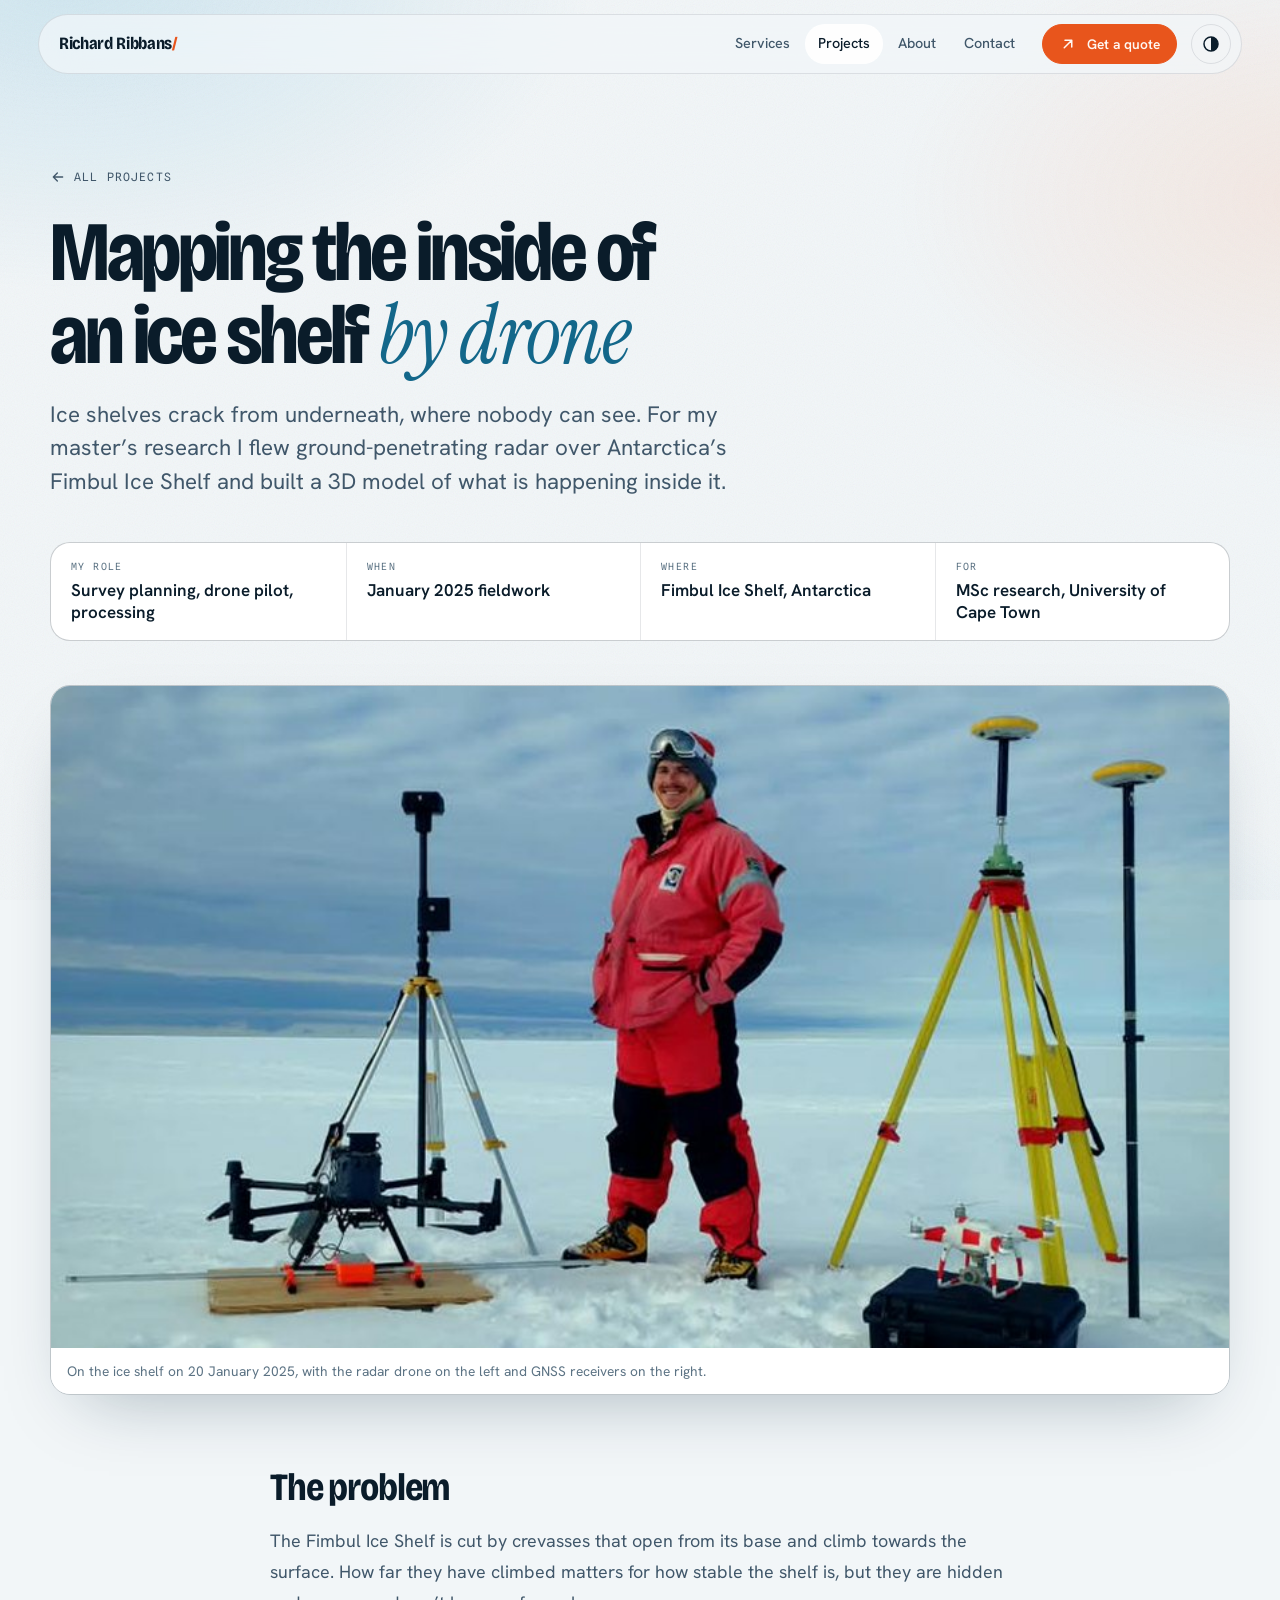
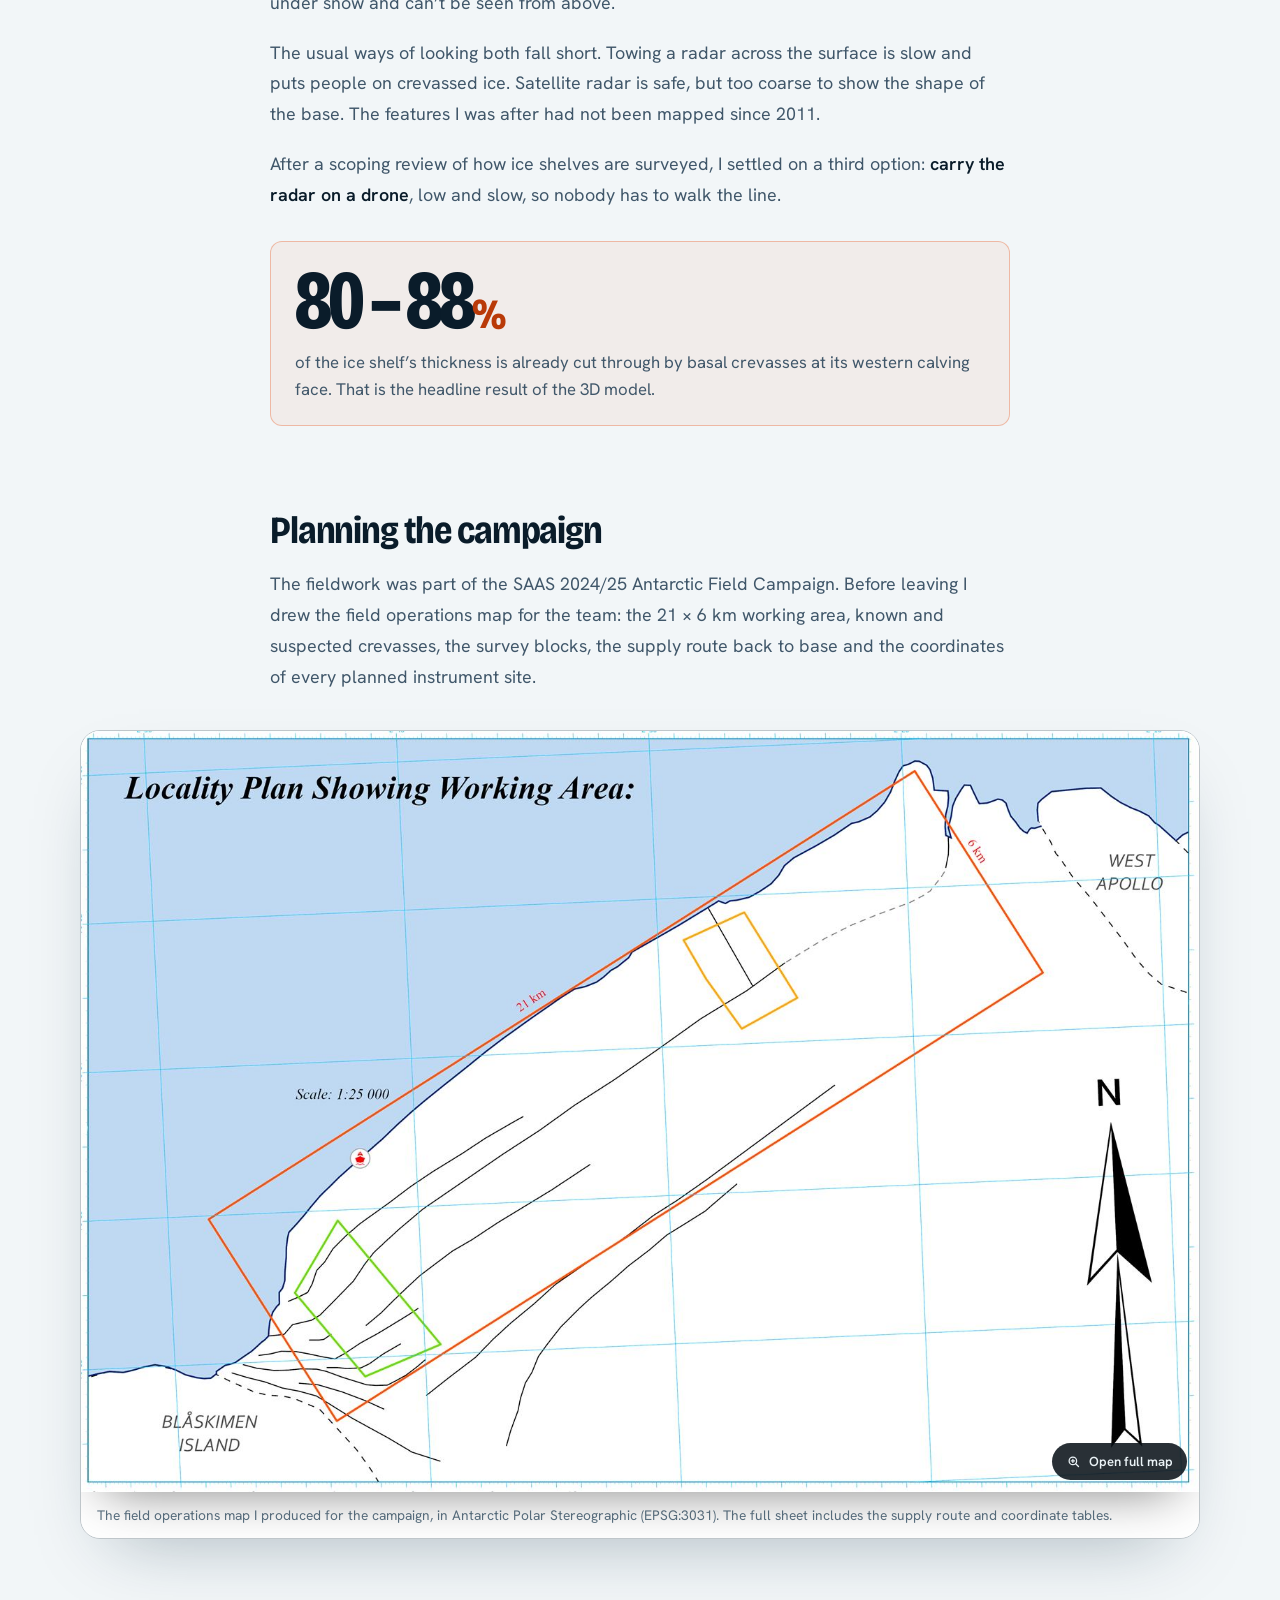
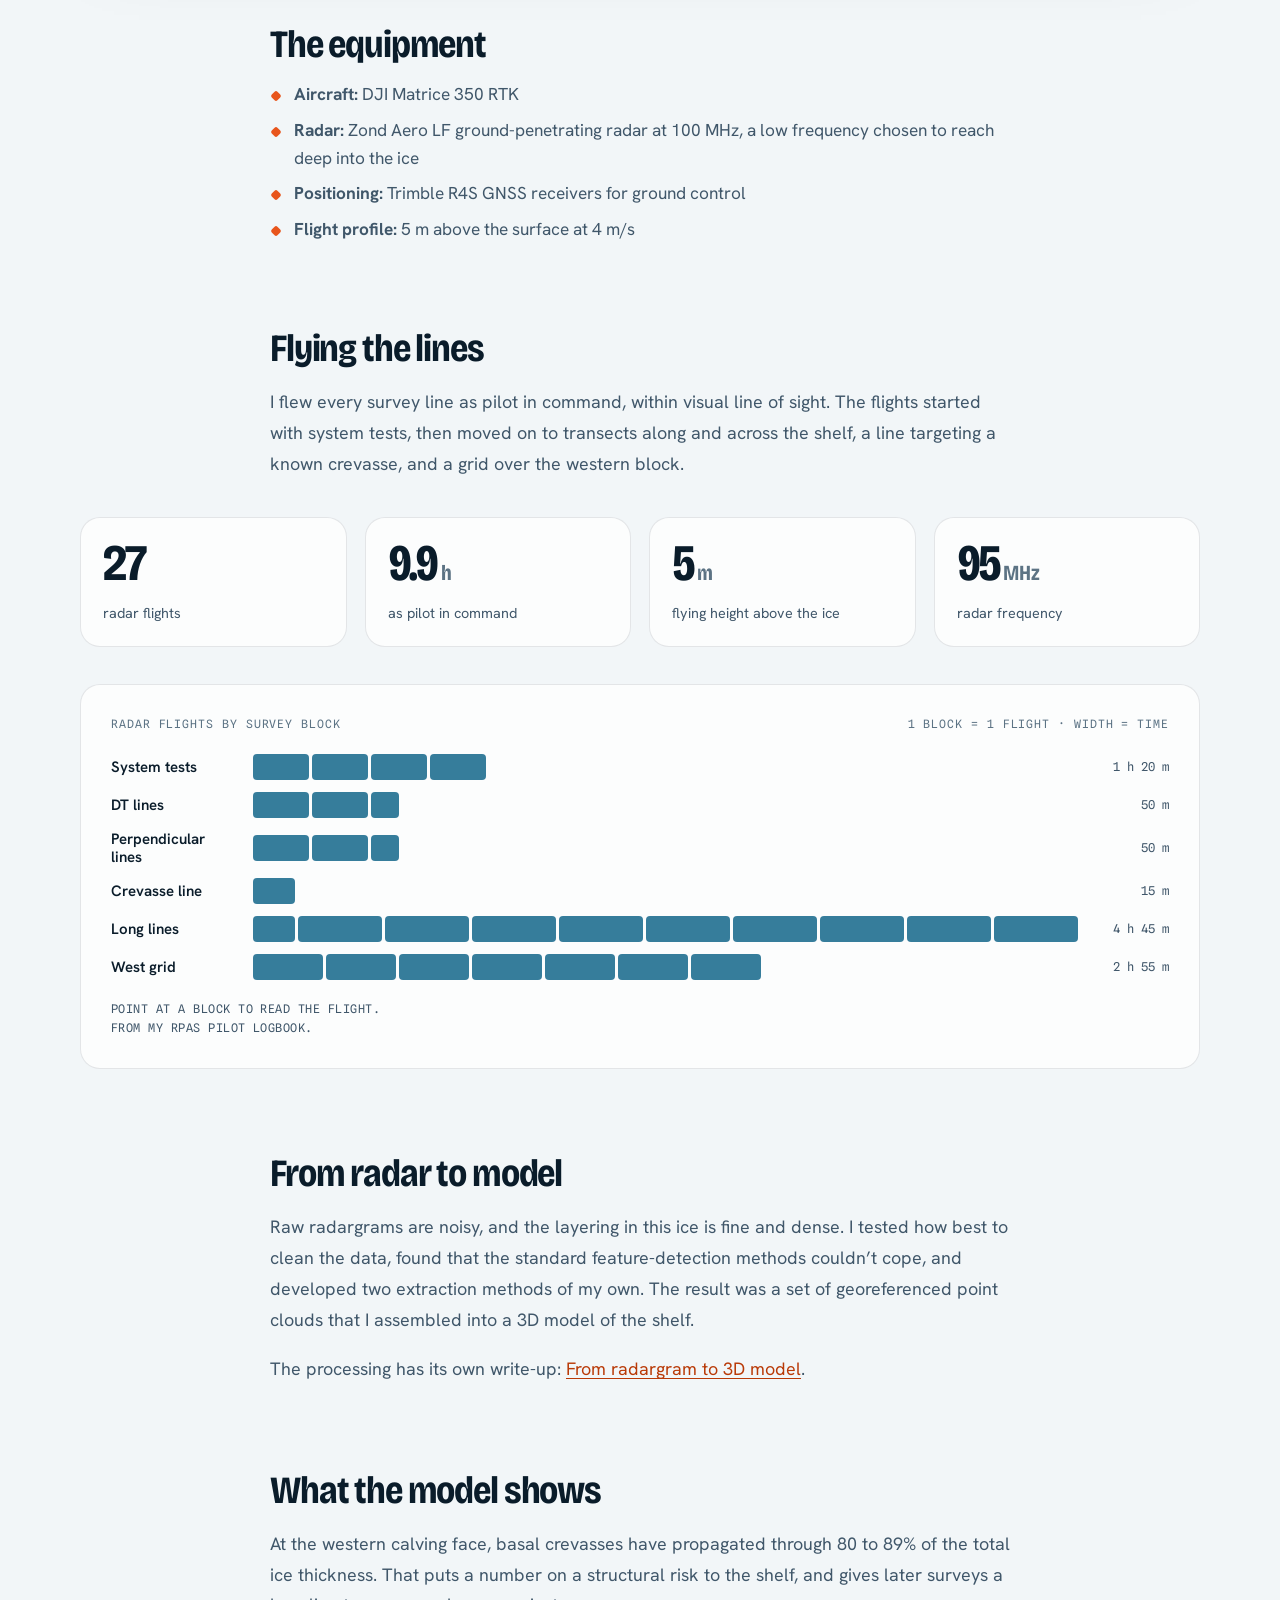
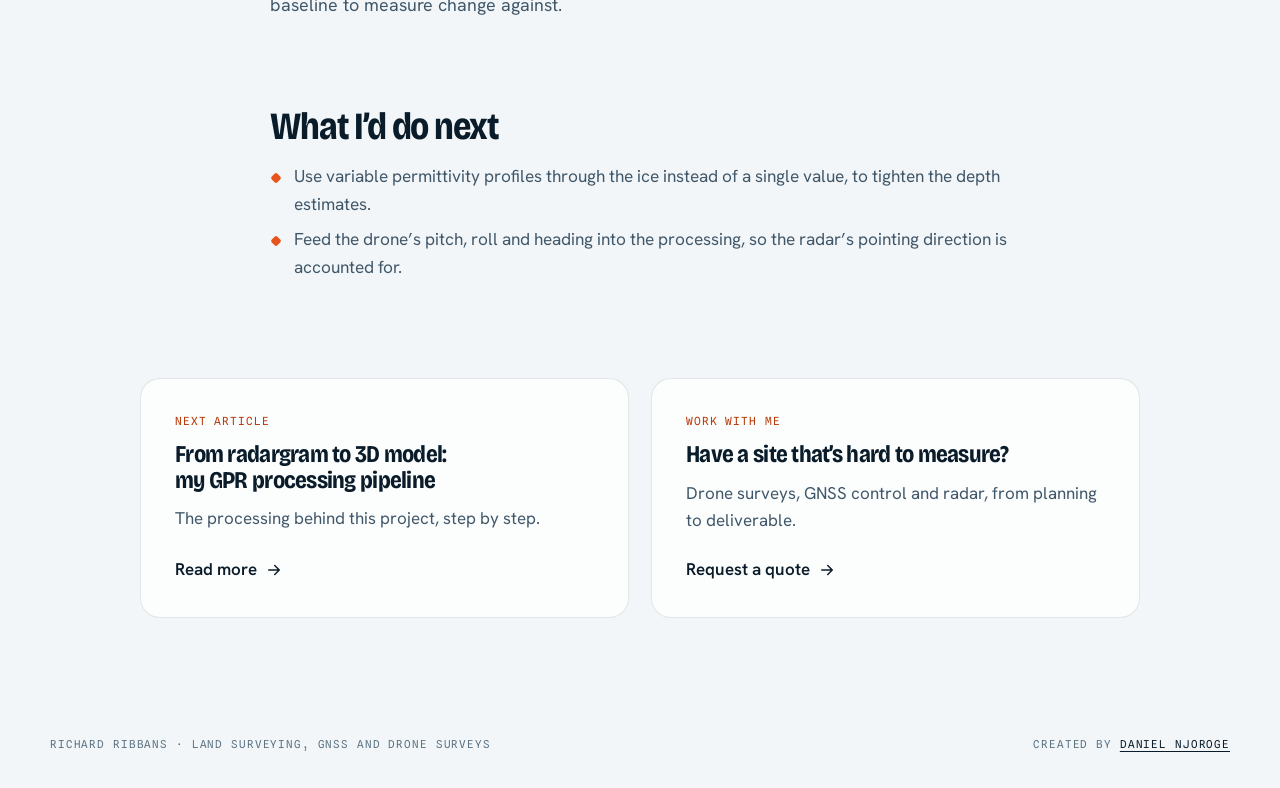
<file: fimbul-ice-shelf.html>
<!doctype html>
<html lang="en">
<head>
<meta charset="utf-8">
<meta name="viewport" content="width=device-width, initial-scale=1, viewport-fit=cover">
<title>Mapping the Fimbul Ice Shelf by Drone · Richard Ribbans</title>
<meta name="description" content="How Richard Ribbans planned and flew a drone-borne ground-penetrating radar survey of Antarctica's Fimbul Ice Shelf and built a 3D model of the crevasses inside it.">
<meta name="color-scheme" content="dark light">
<meta name="theme-color" content="#060E16">
<meta property="og:type" content="article">
<meta property="og:title" content="Mapping the inside of the Fimbul Ice Shelf by drone">
<meta property="og:description" content="28 radar flights, a 21 × 6 km survey area and a 3D model showing crevasses that cut through 80 to 89% of the ice.">
<meta property="og:image" content="assets/richard-fimbul-ice-shelf.jpg">
<link rel="icon" href="data:image/svg+xml,%3Csvg xmlns='http://www.w3.org/2000/svg' viewBox='0 0 32 32'%3E%3Crect width='32' height='32' rx='8' fill='%23060E16'/%3E%3Cpath d='M5 21h22' stroke='%23EAF2F6' stroke-width='2'/%3E%3Cpath d='M11 27l3-13 3 13zM19 27l2-9 2 9z' fill='%23FF6B2C'/%3E%3C/svg%3E">
<link rel="preconnect" href="https://fonts.googleapis.com">
<link rel="preconnect" href="https://fonts.gstatic.com" crossorigin>
<link rel="stylesheet" href="https://fonts.googleapis.com/css2?family=Bricolage+Grotesque:opsz,wdth,wght@12..96,75..100,400..800&family=Hanken+Grotesk:wght@400..700&family=Instrument+Serif:ital@0;1&family=Spline+Sans+Mono:wght@400..600&display=swap">
<link rel="stylesheet" href="assets/site.css">
<script>document.documentElement.classList.add('js');try{var t=localStorage.getItem('theme');if(t==='light'||t==='dark')document.documentElement.dataset.theme=t}catch(e){}</script>
</head>
<body>
<a class="skip" href="#main">Skip to content</a>
<div class="atmo" aria-hidden="true"></div>
<div class="progress" id="progress" aria-hidden="true"></div>

<header class="head" id="head">
  <div class="head-in">
    <a class="brand" href="index.html">Richard Ribbans<b>/</b></a>
    <nav class="nav" id="nav" aria-label="Site">
      <a href="services.html">Services</a>
      <a href="projects.html" class="on" aria-current="page">Projects</a>
      <a href="about.html">About</a>
      <a href="contact.html">Contact</a>
    </nav>
    <a class="btn btn-sm btn-quote" href="contact.html">
      <svg class="i-arrow" viewBox="0 0 24 24" fill="none" stroke="currentColor" stroke-width="2" stroke-linecap="round" stroke-linejoin="round" aria-hidden="true"><path d="M7 17L17 7M8 7h9v9"/></svg><span>Get a quote</span>
    </a>
    <button class="menu" id="menu" type="button" aria-label="Menu" aria-expanded="false" aria-controls="nav">
      <svg width="18" height="18" viewBox="0 0 18 18" fill="none" stroke="currentColor" stroke-width="1.8" stroke-linecap="round" aria-hidden="true"><path d="M3 5.5h12M3 9h12M3 12.5h12"/></svg>
    </button>
    <button class="theme" id="theme" type="button" aria-label="Switch between light and dark">
      <svg width="18" height="18" viewBox="0 0 18 18" aria-hidden="true"><circle cx="9" cy="9" r="7" fill="none" stroke="currentColor" stroke-width="1.5"/><path d="M9 2a7 7 0 0 1 0 14z" fill="currentColor"/></svg>
    </button>
  </div>
</header>

<main id="main">
<article>
  <header class="art-hero">
    <div class="wrap">
      <a class="back" href="projects.html"><svg viewBox="0 0 24 24" fill="none" stroke="currentColor" stroke-width="2" stroke-linecap="round" stroke-linejoin="round" aria-hidden="true"><path d="M19 12H5M11 6l-6 6 6 6"/></svg>All projects</a>
      <h1 class="art-title">Mapping the inside of an ice shelf <em>by drone</em></h1>
      <p class="art-lede">Ice shelves crack from underneath, where nobody can see. For my master’s research I flew ground-penetrating radar over Antarctica’s Fimbul Ice Shelf and built a 3D model of what is happening inside it.</p>
      <dl class="art-meta" data-r>
        <div><dt>My role</dt><dd>Survey planning, drone pilot, processing</dd></div>
        <div><dt>When</dt><dd>January 2025 fieldwork</dd></div>
        <div><dt>Where</dt><dd>Fimbul Ice Shelf, Antarctica</dd></div>
        <div><dt>For</dt><dd>MSc research, University of Cape Town</dd></div>
      </dl>
      <figure class="art-cover" data-r>
        <img src="assets/richard-fimbul-ice-shelf.jpg" width="880" height="1099" fetchpriority="high" alt="Richard Ribbans on the Fimbul Ice Shelf with the DJI Matrice 350 RTK and radar boom, a Phantom 4 drone and GNSS receivers on tripods">
        <figcaption>On the ice shelf on 20 January 2025, with the radar drone on the left and GNSS receivers on the right.</figcaption>
      </figure>
    </div>
  </header>

  <div class="wrap">
    <div class="prose">
      <h2>The problem</h2>
      <p>The Fimbul Ice Shelf is cut by crevasses that open from its base and climb towards the surface. How far they have climbed matters for how stable the shelf is, but they are hidden under snow and can’t be seen from above.</p>
      <p>The usual ways of looking both fall short. Towing a radar across the surface is slow and puts people on crevassed ice. Satellite radar is safe, but too coarse to show the shape of the base. The features I was after had not been mapped since 2011.</p>
      <p>After a scoping review of how ice shelves are surveyed, I settled on a third option: <strong>carry the radar on a drone</strong>, low and slow, so nobody has to walk the line.</p>

      <div class="finding" data-r>
        <strong><span data-count="80">80</span> – <span data-count="89">89</span><small>%</small></strong>
        <span>of the ice shelf’s thickness is already cut through by basal crevasses at its western calving face. That is the headline result of the 3D model.</span>
      </div>

      <h2>Planning the campaign</h2>
      <p>The fieldwork was part of the SAAS 2024/25 Antarctic Field Campaign. Before leaving I drew the field operations map for the team: the 21 × 6&nbsp;km working area, known and suspected crevasses, the survey blocks, the supply route back to base and the coordinates of every planned instrument site.</p>

      <figure class="framed wide" data-r>
        <button class="zoom" id="zoom" type="button" aria-haspopup="dialog" aria-label="Open the full field operations map">
          <img src="assets/fimbul-locality-plan.jpg" width="1600" height="1090" loading="lazy" alt="Locality plan of the working area on the Fimbul Ice Shelf, with the 21 by 6 kilometre project area, known and hidden crevasses, and the T-intersection and West Grid survey blocks">
          <span><svg viewBox="0 0 24 24" fill="none" stroke="currentColor" stroke-width="2" stroke-linecap="round" aria-hidden="true"><circle cx="11" cy="11" r="6"/><path d="M20 20l-4.5-4.500M11 8.500v5M8.5 11h5"/></svg>Open full map</span>
        </button>
        <figcaption>The field operations map I produced for the campaign, in Antarctic Polar Stereographic (EPSG:3031). The full sheet includes the supply route and coordinate tables.</figcaption>
      </figure>

      <h2>The equipment</h2>
      <ul class="dots">
        <li><strong>Aircraft:</strong> DJI Matrice 350 RTK</li>
        <li><strong>Radar:</strong> Zond Aero LF ground-penetrating radar at 100&nbsp;MHz, a low frequency chosen to reach deep into the ice</li>
        <li><strong>Positioning:</strong> Trimble R4S GNSS receivers for ground control</li>
        <li><strong>Flight profile:</strong> 5&nbsp;m above the surface at 4&nbsp;m/s</li>
      </ul>

      <h2>Flying the lines</h2>
      <p>I flew every survey line as pilot in command, within visual line of sight. The flights started with system tests, then moved on to transects along and across the shelf, a line targeting a known crevasse, and a grid over the western block.</p>

      <div class="nums wide">
        <div class="num glass" data-r data-glow><b><span data-count="28">28</span></b><span>radar flights</span></div>
        <div class="num glass" data-r data-glow style="--i:1"><b><span data-count="10.9" data-dec="1">10.9</span><small>h</small></b><span>as pilot in command</span></div>
        <div class="num glass" data-r data-glow style="--i:2"><b><span data-count="5">5</span><small>m</small></b><span>flying height above the ice</span></div>
        <div class="num glass" data-r data-glow style="--i:3"><b><span data-count="100">100</span><small>MHz</small></b><span>radar frequency</span></div>
      </div>

      <div class="strip-wrap glass wide" data-r data-glow>
        <div class="strip-title mono"><span>Radar flights by survey block</span><span>1 block = 1 flight · width = time</span></div>
        <div class="strip" id="strip"></div>
        <p class="strip-read" id="strip-read">Point at a block to read the flight.<br>From my RPAS pilot logbook.</p>
      </div>

      <h2>From radar to model</h2>
      <p>Raw radargrams are noisy, and the layering in this ice is fine and dense. I tested how best to clean the data, found that the standard feature-detection methods couldn’t cope, and developed two extraction methods of my own. The result was a set of georeferenced point clouds that I assembled into a 3D model of the shelf.</p>
      <p>The processing has its own write-up: <a href="gpr-processing-pipeline.html">From radargram to 3D model</a>.</p>

      <h2>What the model shows</h2>
      <p>At the western calving face, basal crevasses have propagated through 80 to 89% of the total ice thickness. That puts a number on a structural risk to the shelf, and gives later surveys a baseline to measure change against.</p>

      <h2>What I’d do next</h2>
      <ul class="dots">
        <li>Use variable permittivity profiles through the ice instead of a single value, to tighten the depth estimates.</li>
        <li>Feed the drone’s pitch, roll and heading into the processing, so the radar’s pointing direction is accounted for.</li>
      </ul>
    </div>

    <div class="art-end">
      <article class="card glass lift" data-r data-glow>
        <p class="meta">Next article</p>
        <h3>From radargram to 3D model: my GPR processing pipeline</h3>
        <p>The processing behind this project, step by step.</p>
        <a class="go" href="gpr-processing-pipeline.html">Read more <svg viewBox="0 0 24 24" fill="none" stroke="currentColor" stroke-width="2" stroke-linecap="round" stroke-linejoin="round" aria-hidden="true"><path d="M5 12h14M13 6l6 6-6 6"/></svg></a>
      </article>
      <article class="card glass lift" data-r data-glow style="--i:1">
        <p class="meta">Work with me</p>
        <h3>Have a site that’s hard to measure?</h3>
        <p>Drone surveys, GNSS control and radar, from planning to deliverable.</p>
        <a class="go" href="contact.html">Request a quote <svg viewBox="0 0 24 24" fill="none" stroke="currentColor" stroke-width="2" stroke-linecap="round" stroke-linejoin="round" aria-hidden="true"><path d="M5 12h14M13 6l6 6-6 6"/></svg></a>
      </article>
    </div>
  </div>
</article>
</main>

<footer class="foot" style="margin-top:clamp(56px,8vw,96px)">
  <div class="wrap"><span>Richard Ribbans · Land surveying, GNSS and drone surveys</span><span>Created by <a href="https://danzo111.github.io/Daniel-Kimani-Njoroge-online-cv-portfolio/" target="_blank" rel="noopener">Daniel Njoroge</a></span></div>
</footer>

<dialog class="lightbox" id="lightbox" aria-label="Field operations map, SAAS 2024/25 Antarctic Field Campaign">
  <div class="lb-bar"><b>Field operations map</b><span>Click the map to zoom</span>
    <button class="btn btn-sm" id="lb-close" type="button">Close</button></div>
  <div class="lb-scroll" id="lb-scroll"><img id="lb-img" alt="Full field operations map for the SAAS 2024/25 Antarctic Field Campaign: locality plan, supply route, key plan and coordinate tables" width="2600" height="1838"></div>
</dialog>

<script src="assets/site.js"></script>
</body>
</html>
</file>
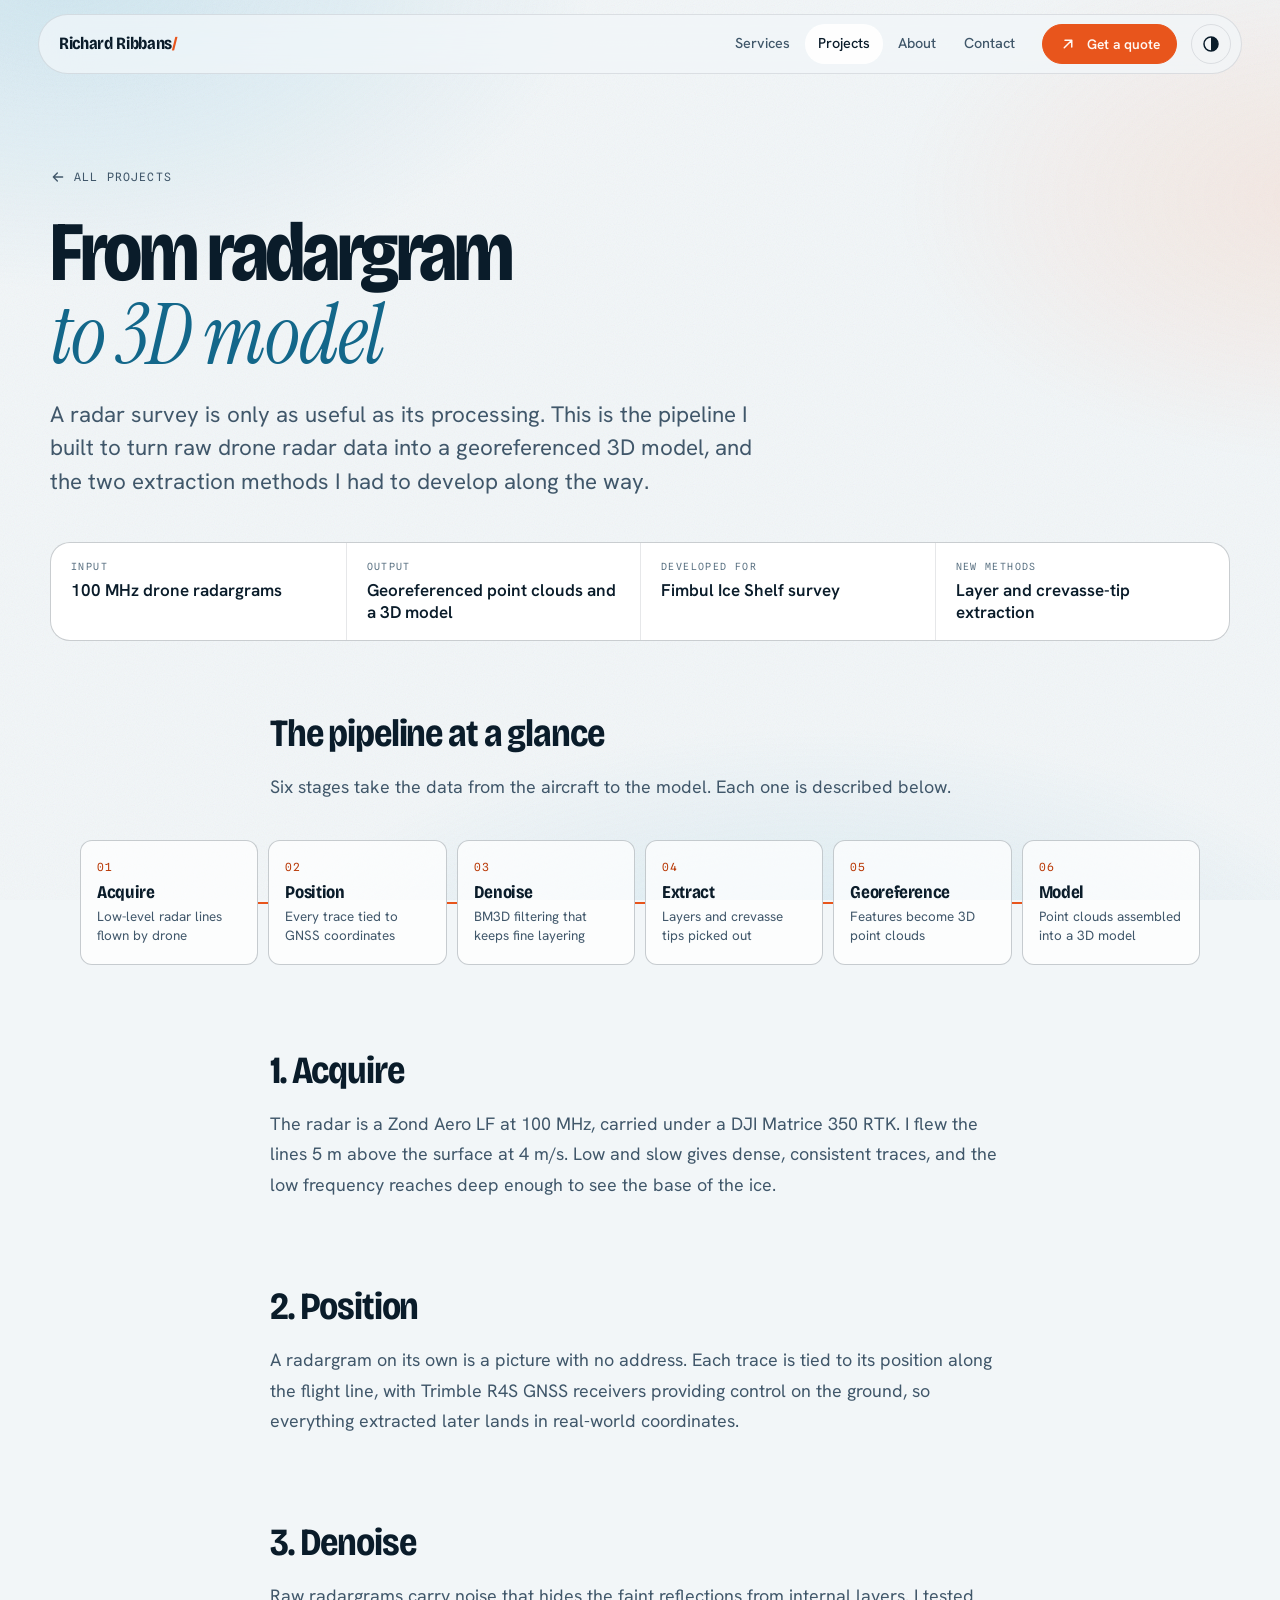
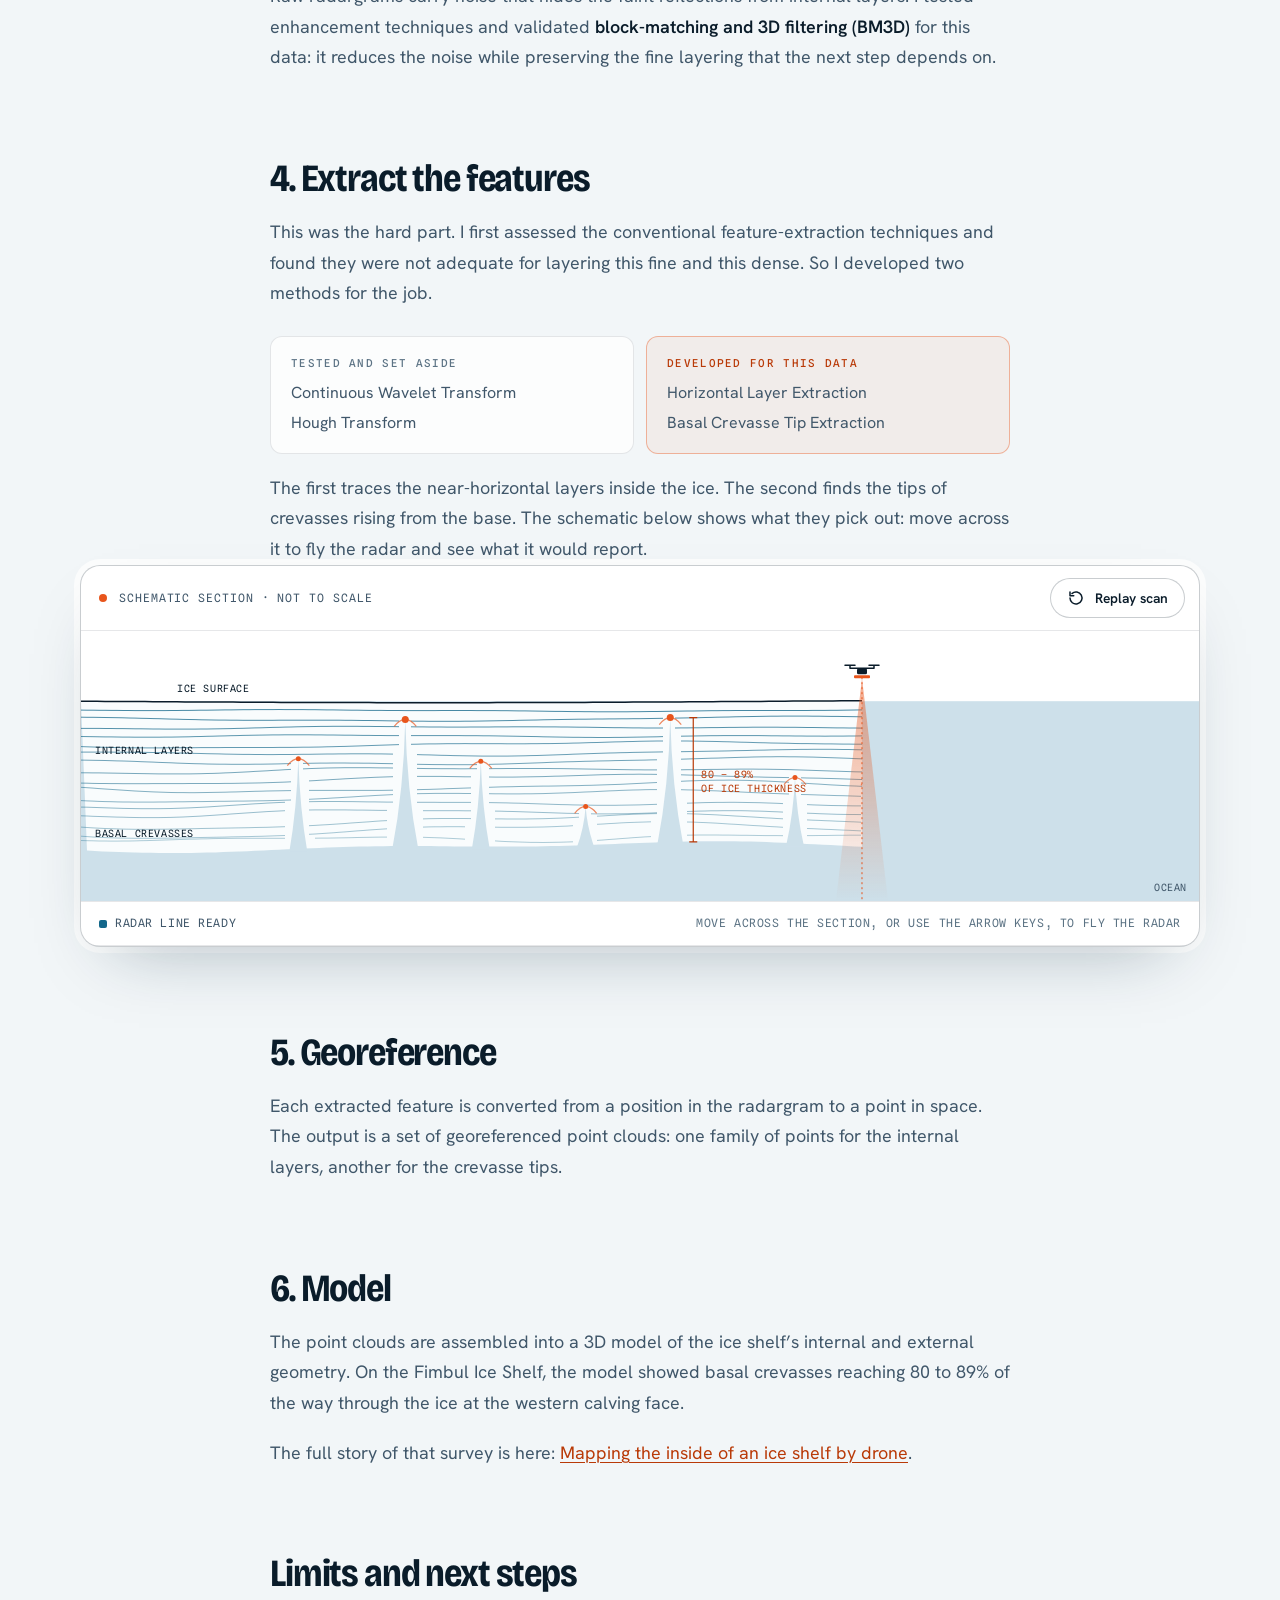
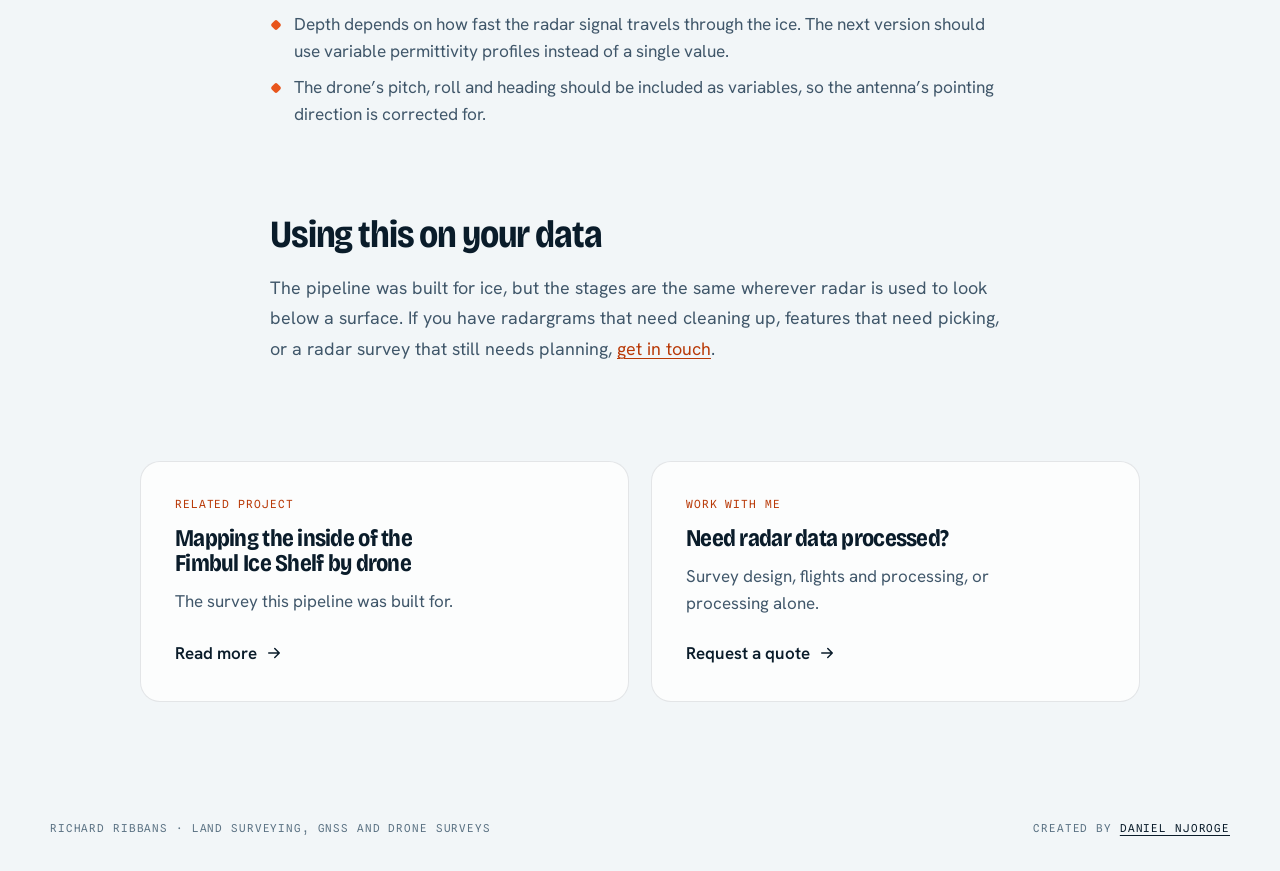
<file: gpr-processing-pipeline.html>
<!doctype html>
<html lang="en">
<head>
<meta charset="utf-8">
<meta name="viewport" content="width=device-width, initial-scale=1, viewport-fit=cover">
<title>GPR Processing Pipeline: Radargram to 3D Model · Richard Ribbans</title>
<meta name="description" content="Richard Ribbans' processing pipeline for drone-borne ground-penetrating radar: noise reduction with BM3D, purpose-built feature extraction, georeferenced point clouds and a 3D model.">
<meta name="color-scheme" content="dark light">
<meta name="theme-color" content="#060E16">
<meta property="og:type" content="article">
<meta property="og:title" content="From radargram to 3D model: a GPR processing pipeline">
<meta property="og:description" content="How raw drone radar data becomes a georeferenced 3D model, including two extraction methods developed for dense ice layering.">
<meta property="og:image" content="assets/richard-fimbul-ice-shelf.jpg">
<link rel="icon" href="data:image/svg+xml,%3Csvg xmlns='http://www.w3.org/2000/svg' viewBox='0 0 32 32'%3E%3Crect width='32' height='32' rx='8' fill='%23060E16'/%3E%3Cpath d='M5 21h22' stroke='%23EAF2F6' stroke-width='2'/%3E%3Cpath d='M11 27l3-13 3 13zM19 27l2-9 2 9z' fill='%23FF6B2C'/%3E%3C/svg%3E">
<link rel="preconnect" href="https://fonts.googleapis.com">
<link rel="preconnect" href="https://fonts.gstatic.com" crossorigin>
<link rel="stylesheet" href="https://fonts.googleapis.com/css2?family=Bricolage+Grotesque:opsz,wdth,wght@12..96,75..100,400..800&family=Hanken+Grotesk:wght@400..700&family=Instrument+Serif:ital@0;1&family=Spline+Sans+Mono:wght@400..600&display=swap">
<link rel="stylesheet" href="assets/site.css">
<script>document.documentElement.classList.add('js');try{var t=localStorage.getItem('theme');if(t==='light'||t==='dark')document.documentElement.dataset.theme=t}catch(e){}</script>
</head>
<body>
<a class="skip" href="#main">Skip to content</a>
<div class="atmo" aria-hidden="true"></div>
<div class="progress" id="progress" aria-hidden="true"></div>

<header class="head" id="head">
  <div class="head-in">
    <a class="brand" href="index.html">Richard Ribbans<b>/</b></a>
    <nav class="nav" id="nav" aria-label="Site">
      <a href="services.html">Services</a>
      <a href="projects.html" class="on" aria-current="page">Projects</a>
      <a href="about.html">About</a>
      <a href="contact.html">Contact</a>
    </nav>
    <a class="btn btn-sm btn-quote" href="contact.html">
      <svg class="i-arrow" viewBox="0 0 24 24" fill="none" stroke="currentColor" stroke-width="2" stroke-linecap="round" stroke-linejoin="round" aria-hidden="true"><path d="M7 17L17 7M8 7h9v9"/></svg><span>Get a quote</span>
    </a>
    <button class="menu" id="menu" type="button" aria-label="Menu" aria-expanded="false" aria-controls="nav">
      <svg width="18" height="18" viewBox="0 0 18 18" fill="none" stroke="currentColor" stroke-width="1.8" stroke-linecap="round" aria-hidden="true"><path d="M3 5.5h12M3 9h12M3 12.5h12"/></svg>
    </button>
    <button class="theme" id="theme" type="button" aria-label="Switch between light and dark">
      <svg width="18" height="18" viewBox="0 0 18 18" aria-hidden="true"><circle cx="9" cy="9" r="7" fill="none" stroke="currentColor" stroke-width="1.5"/><path d="M9 2a7 7 0 0 1 0 14z" fill="currentColor"/></svg>
    </button>
  </div>
</header>

<main id="main">
<article>
  <header class="art-hero">
    <div class="wrap">
      <a class="back" href="projects.html"><svg viewBox="0 0 24 24" fill="none" stroke="currentColor" stroke-width="2" stroke-linecap="round" stroke-linejoin="round" aria-hidden="true"><path d="M19 12H5M11 6l-6 6 6 6"/></svg>All projects</a>
      <h1 class="art-title">From radargram <em>to 3D model</em></h1>
      <p class="art-lede">A radar survey is only as useful as its processing. This is the pipeline I built to turn raw drone radar data into a georeferenced 3D model, and the two extraction methods I had to develop along the way.</p>
      <dl class="art-meta" data-r>
        <div><dt>Input</dt><dd>100&nbsp;MHz drone radargrams</dd></div>
        <div><dt>Output</dt><dd>Georeferenced point clouds and a 3D model</dd></div>
        <div><dt>Developed for</dt><dd>Fimbul Ice Shelf survey</dd></div>
        <div><dt>New methods</dt><dd>Layer and crevasse-tip extraction</dd></div>
      </dl>
    </div>
  </header>

  <div class="wrap">
    <div class="prose">
      <h2>The pipeline at a glance</h2>
      <p>Six stages take the data from the aircraft to the model. Each one is described below.</p>
      <ol class="flow wide" data-r>
        <li><b>Acquire</b><span>Low-level radar lines flown by drone</span></li>
        <li><b>Position</b><span>Every trace tied to GNSS coordinates</span></li>
        <li><b>Denoise</b><span>BM3D filtering that keeps fine layering</span></li>
        <li><b>Extract</b><span>Layers and crevasse tips picked out</span></li>
        <li><b>Georeference</b><span>Features become 3D point clouds</span></li>
        <li><b>Model</b><span>Point clouds assembled into a 3D model</span></li>
      </ol>

      <h2>1. Acquire</h2>
      <p>The radar is a Zond Aero LF at 100&nbsp;MHz, carried under a DJI Matrice 350 RTK. I flew the lines 5&nbsp;m above the surface at 4&nbsp;m/s. Low and slow gives dense, consistent traces, and the low frequency reaches deep enough to see the base of the ice.</p>

      <h2>2. Position</h2>
      <p>A radargram on its own is a picture with no address. Each trace is tied to its position along the flight line, with Trimble R4S GNSS receivers providing control on the ground, so everything extracted later lands in real-world coordinates.</p>

      <h2>3. Denoise</h2>
      <p>Raw radargrams carry noise that hides the faint reflections from internal layers. I tested enhancement techniques and validated <strong>block-matching and 3D filtering (BM3D)</strong> for this data: it reduces the noise while preserving the fine layering that the next step depends on.</p>

      <h2>4. Extract the features</h2>
      <p>This was the hard part. I first assessed the conventional feature-extraction techniques and found they were not adequate for layering this fine and this dense. So I developed two methods for the job.</p>
      <div class="vs" data-r>
        <div><h3>Tested and set aside</h3><p>Continuous Wavelet Transform</p><p>Hough Transform</p></div>
        <div class="win"><h3>Developed for this data</h3><p>Horizontal Layer Extraction</p><p>Basal Crevasse Tip Extraction</p></div>
      </div>
      <p>The first traces the near-horizontal layers inside the ice. The second finds the tips of crevasses rising from the base. The schematic below shows what they pick out: move across it to fly the radar and see what it would report.</p>

      <figure class="sheet wide" data-r aria-label="Schematic radar section">
        <div class="sheet-bar">
          <i class="dot" aria-hidden="true"></i>
          <span class="mono">Schematic section · not to scale</span>
          <button class="btn btn-sm" id="replay" type="button">
            <svg viewBox="0 0 24 24" fill="none" stroke="currentColor" stroke-width="2" stroke-linecap="round" stroke-linejoin="round" aria-hidden="true"><path d="M4 12a8 8 0 1 0 2.6-5.900M4 4v5h5"/></svg>Replay scan
          </button>
        </div>
        <div class="panel">
          <svg id="section" tabindex="0" role="img" aria-label="Schematic cross-section of the ice shelf: extracted internal layers in blue and extracted crevasse tips marked in orange, with crevasses rising 80 to 89 percent of the way up from the base"></svg>
        </div>
        <div class="readout" aria-live="polite">
          <span class="state" id="rd-state">Radar line ready</span>
          <span id="rd-detail"></span>
          <span class="hint" id="rd-hint" aria-hidden="true">Move across the section to fly the radar</span>
        </div>
      </figure>

      <h2>5. Georeference</h2>
      <p>Each extracted feature is converted from a position in the radargram to a point in space. The output is a set of georeferenced point clouds: one family of points for the internal layers, another for the crevasse tips.</p>

      <h2>6. Model</h2>
      <p>The point clouds are assembled into a 3D model of the ice shelf’s internal and external geometry. On the Fimbul Ice Shelf, the model showed basal crevasses reaching 80 to 89% of the way through the ice at the western calving face.</p>
      <p>The full story of that survey is here: <a href="fimbul-ice-shelf.html">Mapping the inside of an ice shelf by drone</a>.</p>

      <h2>Limits and next steps</h2>
      <ul class="dots">
        <li>Depth depends on how fast the radar signal travels through the ice. The next version should use variable permittivity profiles instead of a single value.</li>
        <li>The drone’s pitch, roll and heading should be included as variables, so the antenna’s pointing direction is corrected for.</li>
      </ul>

      <h2>Using this on your data</h2>
      <p>The pipeline was built for ice, but the stages are the same wherever radar is used to look below a surface. If you have radargrams that need cleaning up, features that need picking, or a radar survey that still needs planning, <a href="contact.html">get in touch</a>.</p>
    </div>

    <div class="art-end">
      <article class="card glass lift" data-r data-glow>
        <p class="meta">Related project</p>
        <h3>Mapping the inside of the Fimbul Ice Shelf by drone</h3>
        <p>The survey this pipeline was built for.</p>
        <a class="go" href="fimbul-ice-shelf.html">Read more <svg viewBox="0 0 24 24" fill="none" stroke="currentColor" stroke-width="2" stroke-linecap="round" stroke-linejoin="round" aria-hidden="true"><path d="M5 12h14M13 6l6 6-6 6"/></svg></a>
      </article>
      <article class="card glass lift" data-r data-glow style="--i:1">
        <p class="meta">Work with me</p>
        <h3>Need radar data processed?</h3>
        <p>Survey design, flights and processing, or processing alone.</p>
        <a class="go" href="contact.html">Request a quote <svg viewBox="0 0 24 24" fill="none" stroke="currentColor" stroke-width="2" stroke-linecap="round" stroke-linejoin="round" aria-hidden="true"><path d="M5 12h14M13 6l6 6-6 6"/></svg></a>
      </article>
    </div>
  </div>
</article>
</main>

<footer class="foot" style="margin-top:clamp(56px,8vw,96px)">
  <div class="wrap"><span>Richard Ribbans · Land surveying, GNSS and drone surveys</span><span>Created by <a href="https://danzo111.github.io/Daniel-Kimani-Njoroge-online-cv-portfolio/" target="_blank" rel="noopener">Daniel Njoroge</a></span></div>
</footer>

<script src="assets/site.js"></script>
</body>
</html>
</file>
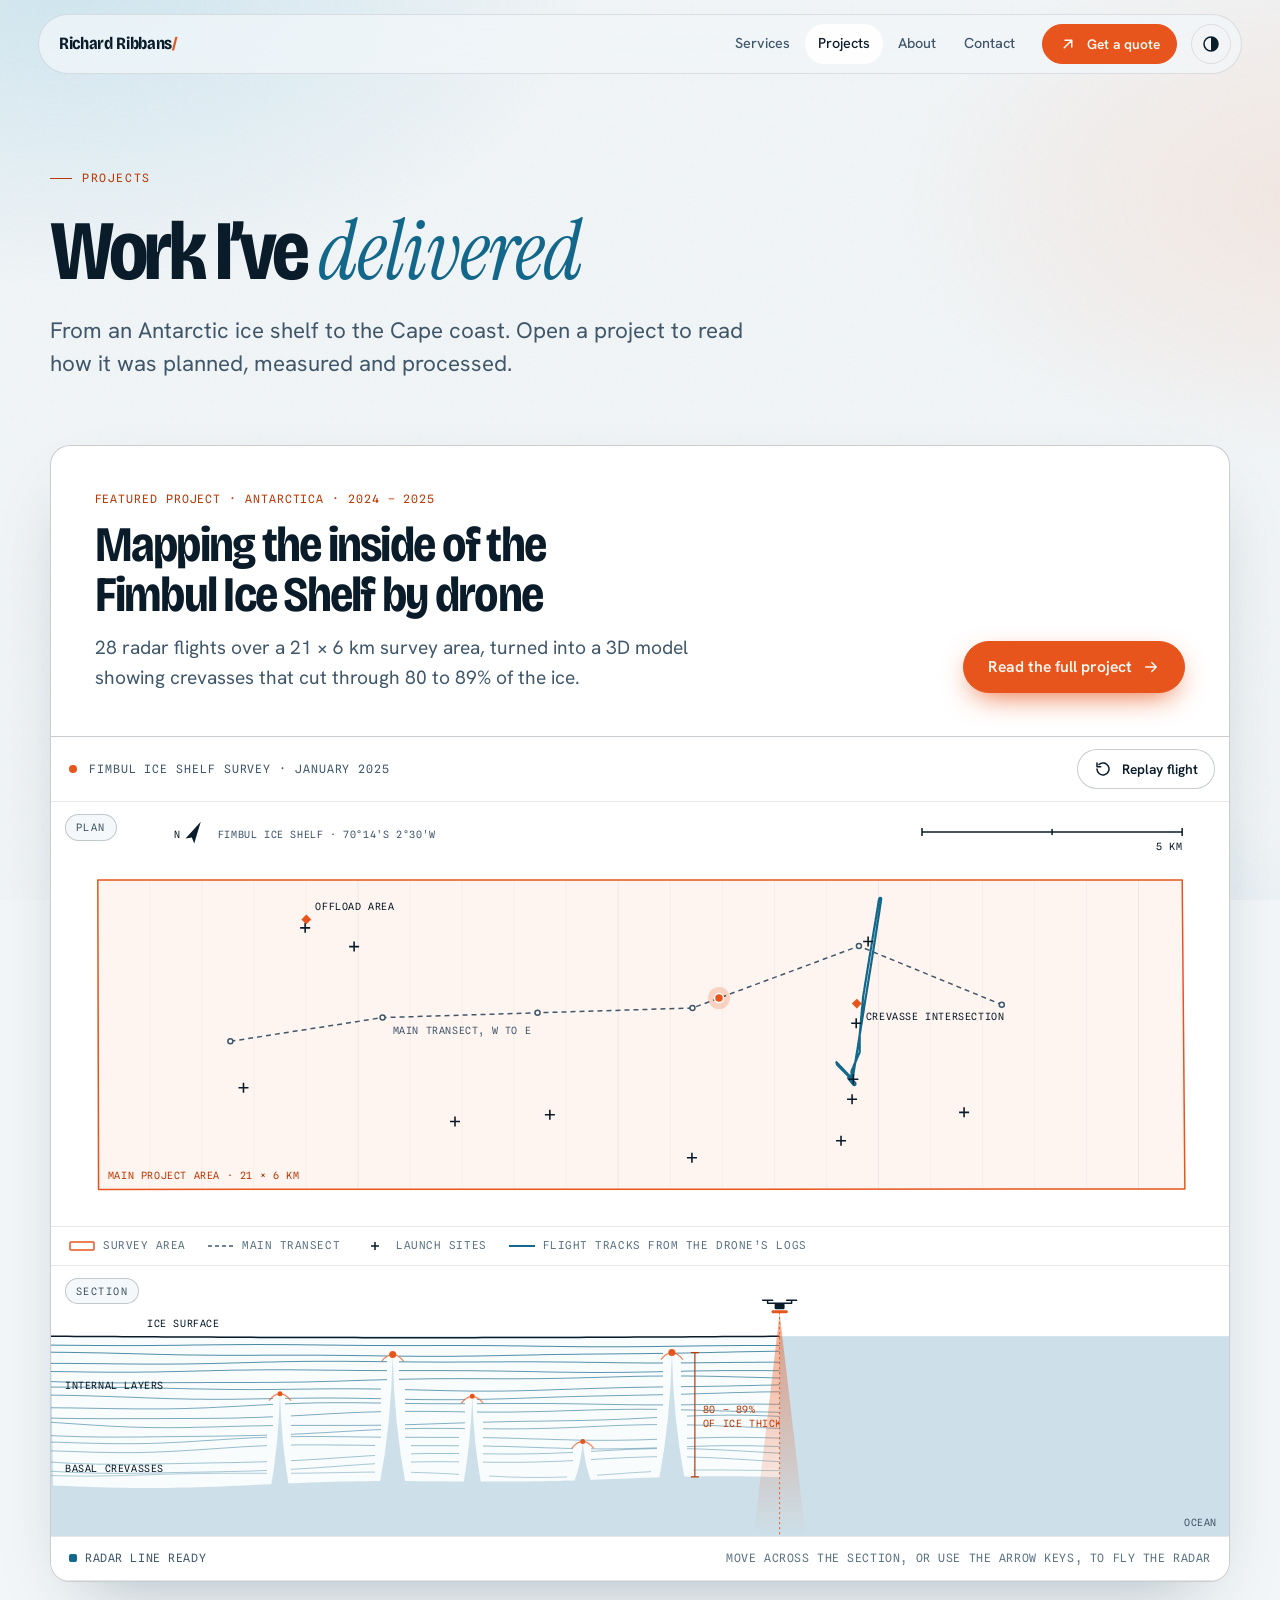
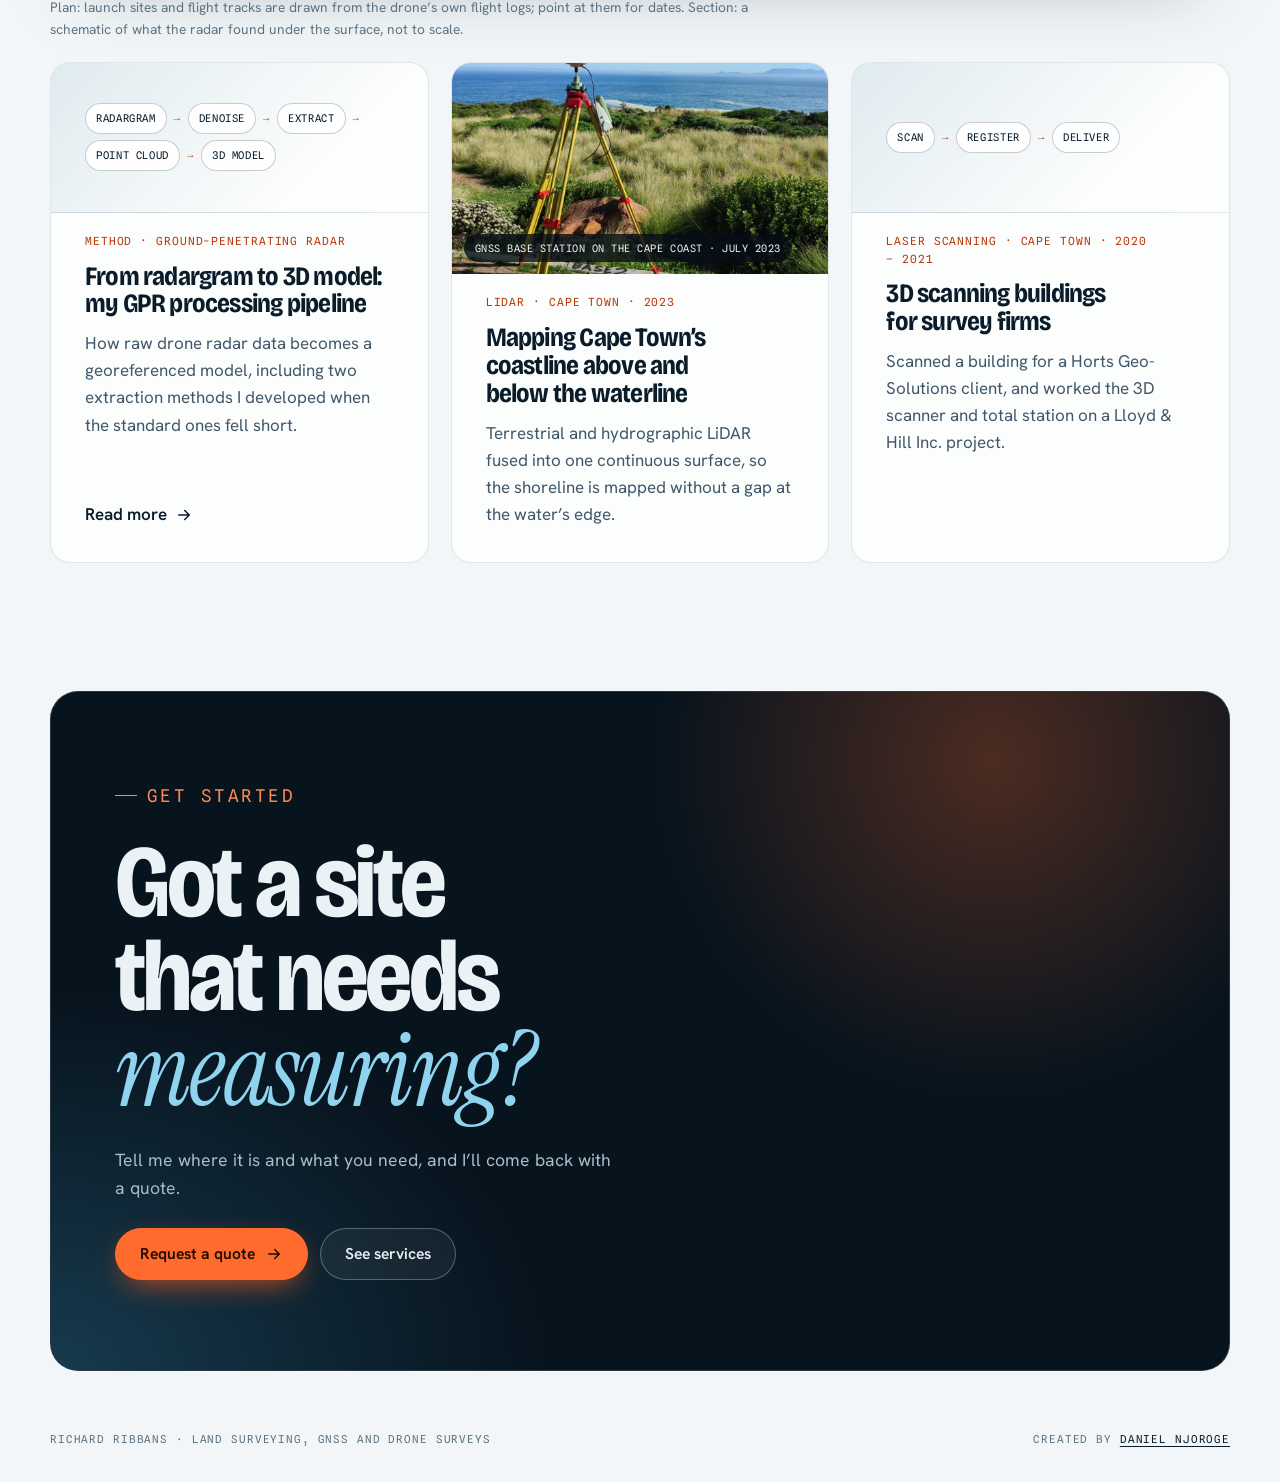
<file: projects.html>
<!doctype html>
<html lang="en">
<head>
<meta charset="utf-8">
<meta name="viewport" content="width=device-width, initial-scale=1, viewport-fit=cover">
<title>Projects · Richard Ribbans · Land Surveying, GNSS &amp; Drone Surveys</title>
<meta name="description" content="Survey projects by Richard Ribbans: a drone radar survey of the Fimbul Ice Shelf in Antarctica, a GPR processing pipeline, coastal LiDAR mapping and building scans.">
<meta name="color-scheme" content="dark light">
<meta name="theme-color" content="#060E16">
<meta property="og:type" content="website">
<meta property="og:title" content="Projects · Richard Ribbans · Land Surveying, GNSS &amp; Drone Surveys">
<meta property="og:description" content="Land surveying, GNSS surveys, drone mapping, ground-penetrating radar and 3D laser scanning in the Western Cape.">
<meta property="og:image" content="assets/richard-fimbul-ice-shelf.jpg">
<link rel="icon" href="data:image/svg+xml,%3Csvg xmlns='http://www.w3.org/2000/svg' viewBox='0 0 32 32'%3E%3Crect width='32' height='32' rx='8' fill='%23060E16'/%3E%3Cpath d='M5 21h22' stroke='%23EAF2F6' stroke-width='2'/%3E%3Cpath d='M11 27l3-13 3 13zM19 27l2-9 2 9z' fill='%23FF6B2C'/%3E%3C/svg%3E">
<link rel="preconnect" href="https://fonts.googleapis.com">
<link rel="preconnect" href="https://fonts.gstatic.com" crossorigin>
<link rel="stylesheet" href="https://fonts.googleapis.com/css2?family=Bricolage+Grotesque:opsz,wdth,wght@12..96,75..100,400..800&family=Hanken+Grotesk:wght@400..700&family=Instrument+Serif:ital@0;1&family=Spline+Sans+Mono:wght@400..600&display=swap">
<link rel="stylesheet" href="assets/site.css">
<script>document.documentElement.classList.add('js');try{var t=localStorage.getItem('theme');if(t==='light'||t==='dark')document.documentElement.dataset.theme=t}catch(e){}</script>
<script type="application/ld+json">{"@context":"https://schema.org","@type":"ProfessionalService","name":"Richard Ribbans — Land Surveying, GNSS and Drone Surveys","email":"mailto:ricrib@hotmail.co.za","areaServed":"Western Cape, South Africa","address":{"@type":"PostalAddress","addressLocality":"Raithby","addressRegion":"Western Cape","addressCountry":"ZA"},"sameAs":["https://www.linkedin.com/in/richard-ribbans-9211b8159"]}</script>
</head>
<body>
<a class="skip" href="#main">Skip to content</a>
<div class="atmo" aria-hidden="true"></div>
<div class="progress" id="progress" aria-hidden="true"></div>

<header class="head" id="head">
  <div class="head-in">
    <a class="brand" href="index.html">Richard Ribbans<b>/</b></a>
    <nav class="nav" id="nav" aria-label="Site">
      <a href="services.html">Services</a>
      <a href="projects.html" class="on" aria-current="page">Projects</a>
      <a href="about.html">About</a>
      <a href="contact.html">Contact</a>
    </nav>
    <a class="btn btn-sm btn-quote" href="contact.html">
      <svg class="i-arrow" viewBox="0 0 24 24" fill="none" stroke="currentColor" stroke-width="2" stroke-linecap="round" stroke-linejoin="round" aria-hidden="true"><path d="M7 17L17 7M8 7h9v9"/></svg><span>Get a quote</span>
    </a>
    <button class="menu" id="menu" type="button" aria-label="Menu" aria-expanded="false" aria-controls="nav">
      <svg width="18" height="18" viewBox="0 0 18 18" fill="none" stroke="currentColor" stroke-width="1.8" stroke-linecap="round" aria-hidden="true"><path d="M3 5.5h12M3 9h12M3 12.5h12"/></svg>
    </button>
    <button class="theme" id="theme" type="button" aria-label="Switch between light and dark">
      <svg width="18" height="18" viewBox="0 0 18 18" aria-hidden="true"><circle cx="9" cy="9" r="7" fill="none" stroke="currentColor" stroke-width="1.5"/><path d="M9 2a7 7 0 0 1 0 14z" fill="currentColor"/></svg>
    </button>
  </div>
</header>

<main id="main">

<header class="art-hero page-hero">
  <div class="wrap">
    <p class="kicker">Projects</p>
    <h1 class="art-title">Work I’ve <em>delivered</em></h1>
    <p class="art-lede">From an Antarctic ice shelf to the Cape coast. Open a project to read how it was planned, measured and processed.</p>
  </div>
</header>

<section class="sec tight" id="projects" aria-labelledby="projects-title">
  <div class="wrap">

    <article class="feat" data-r>
      <div class="feat-head">
        <div>
          <p class="mono" style="color:var(--flag)">Featured project · Antarctica · 2024 – 2025</p>
          <h3>Mapping the inside of the Fimbul Ice Shelf by drone</h3>
          <p class="lede">28 radar flights over a 21 × 6&nbsp;km survey area, turned into a 3D model showing crevasses that cut through 80 to 89% of the ice.</p>
        </div>
        <a class="btn btn-primary" data-magnet href="fimbul-ice-shelf.html">Read the full project
          <svg class="i-arrow" viewBox="0 0 24 24" fill="none" stroke="currentColor" stroke-width="2" stroke-linecap="round" stroke-linejoin="round" aria-hidden="true"><path d="M5 12h14M13 6l6 6-6 6"/></svg></a>
      </div>
      <figure class="sheet" aria-labelledby="sheet-note">
        <div class="sheet-bar">
          <i class="dot" aria-hidden="true"></i>
          <span class="mono">Fimbul Ice Shelf survey · January 2025</span>
          <button class="btn btn-sm" id="replay" type="button">
            <svg viewBox="0 0 24 24" fill="none" stroke="currentColor" stroke-width="2" stroke-linecap="round" stroke-linejoin="round" aria-hidden="true"><path d="M4 12a8 8 0 1 0 2.6-5.900M4 4v5h5"/></svg>Replay flight
          </button>
        </div>
        <div class="panel" id="plan-panel">
          <span class="panel-tag">Plan</span>
          <svg id="plan" role="img" aria-label="Plan of the 21 by 6 kilometre survey area on the Fimbul Ice Shelf, showing the main transect, launch sites and two recorded flight tracks"></svg>
          <div class="tip" id="tip" aria-hidden="true"></div>
        </div>
        <div class="legend" aria-hidden="true">
          <span><svg viewBox="0 0 26 10"><rect x="1" y="1" width="24" height="8" rx="1" fill="none" stroke="var(--flag-fill)" stroke-width="1.5"/></svg>Survey area</span>
          <span><svg viewBox="0 0 26 10"><path d="M0 5h26" stroke="var(--ink-2)" stroke-width="1.5" stroke-dasharray="4 3"/></svg>Main transect</span>
          <span><svg viewBox="0 0 26 10"><path d="M13 1v8M9 5h8" stroke="var(--ink)" stroke-width="1.5"/></svg>Launch sites</span>
          <span><svg viewBox="0 0 26 10"><path d="M0 5h26" stroke="var(--glacier)" stroke-width="2"/></svg>Flight tracks from the drone’s logs</span>
        </div>
        <div class="panel">
          <span class="panel-tag">Section</span>
          <svg id="section" tabindex="0" role="img" aria-label="Schematic cross-section of the ice shelf: radar layers under the surface and basal crevasses rising 80 to 89 percent of the way up from the base"></svg>
        </div>
        <div class="readout" aria-live="polite">
          <span class="state" id="rd-state">Radar line ready</span>
          <span id="rd-detail"></span>
          <span class="hint" id="rd-hint" aria-hidden="true">Move across the section to fly the radar</span>
        </div>
      </figure>
    </article>
    <p class="sheet-note" id="sheet-note">Plan: launch sites and flight tracks are drawn from the drone’s own flight logs; point at them for dates. Section: a schematic of what the radar found under the surface, not to scale.</p>

    <div class="more three">
      <article class="card glass lift" data-r data-glow>
        <div class="miniflow" aria-hidden="true"><span>Radargram</span><span>→</span><span>Denoise</span><span>→</span><span>Extract</span><span>→</span><span>Point cloud</span><span>→</span><span>3D model</span></div>
        <p class="meta">Method · Ground-penetrating radar</p>
        <h3>From radargram to 3D model: my GPR processing pipeline</h3>
        <p>How raw drone radar data becomes a georeferenced model, including two extraction methods I developed when the standard ones fell short.</p>
        <a class="go" href="gpr-processing-pipeline.html">Read more <svg viewBox="0 0 24 24" fill="none" stroke="currentColor" stroke-width="2" stroke-linecap="round" stroke-linejoin="round" aria-hidden="true"><path d="M5 12h14M13 6l6 6-6 6"/></svg></a>
      </article>
      <article class="card glass lift has-pic" data-r data-glow style="--i:1">
        <figure class="pic"><img src="assets/gnss-base-station.jpg" width="1100" height="784" loading="lazy" alt="GNSS base station on a yellow survey tripod set up over a marked point, overlooking the sea on the Cape coast"><figcaption>GNSS base station on the Cape coast · July&nbsp;2023</figcaption></figure>
        <p class="meta">LiDAR · Cape Town · 2023</p>
        <h3>Mapping Cape Town’s coastline above and below the waterline</h3>
        <p>Terrestrial and hydrographic LiDAR fused into one continuous surface, so the shoreline is mapped without a gap at the water’s edge.</p>
      </article>
      <article class="card glass lift" data-r data-glow style="--i:2">
        <div class="miniflow" aria-hidden="true"><span>Scan</span><span>→</span><span>Register</span><span>→</span><span>Deliver</span></div>
        <p class="meta">Laser scanning · Cape Town · 2020 – 2021</p>
        <h3>3D scanning buildings for survey firms</h3>
        <p>Scanned a building for a Horts Geo-Solutions client, and worked the 3D scanner and total station on a Lloyd &amp; Hill Inc. project.</p>
      </article>
    </div>
  </div>
</section>

<section class="contact" aria-labelledby="cta-title">
  <div class="wrap">
    <div class="contact-in" data-r data-glow>
      <p class="kicker">Get started</p>
      <h2 id="cta-title">Got a site that needs <em>measuring?</em></h2>
      <p>Tell me where it is and what you need, and I’ll come back with a quote.</p>
      <div class="mailrow">
        <a class="btn btn-primary" data-magnet href="contact.html">Request a quote <svg class="i-arrow" viewBox="0 0 24 24" fill="none" stroke="currentColor" stroke-width="2" stroke-linecap="round" stroke-linejoin="round" aria-hidden="true"><path d="M5 12h14M13 6l6 6-6 6"/></svg></a>
        <a class="btn" data-magnet href="services.html">See services</a>
      </div>
    </div>
  </div>
</section>
</main>

<footer class="foot">
  <div class="wrap"><span>Richard Ribbans · Land surveying, GNSS and drone surveys</span><span>Created by <a href="https://danzo111.github.io/Daniel-Kimani-Njoroge-online-cv-portfolio/" target="_blank" rel="noopener">Daniel Njoroge</a></span></div>
</footer>

<script src="assets/site.js"></script>
</body>
</html>
</file>
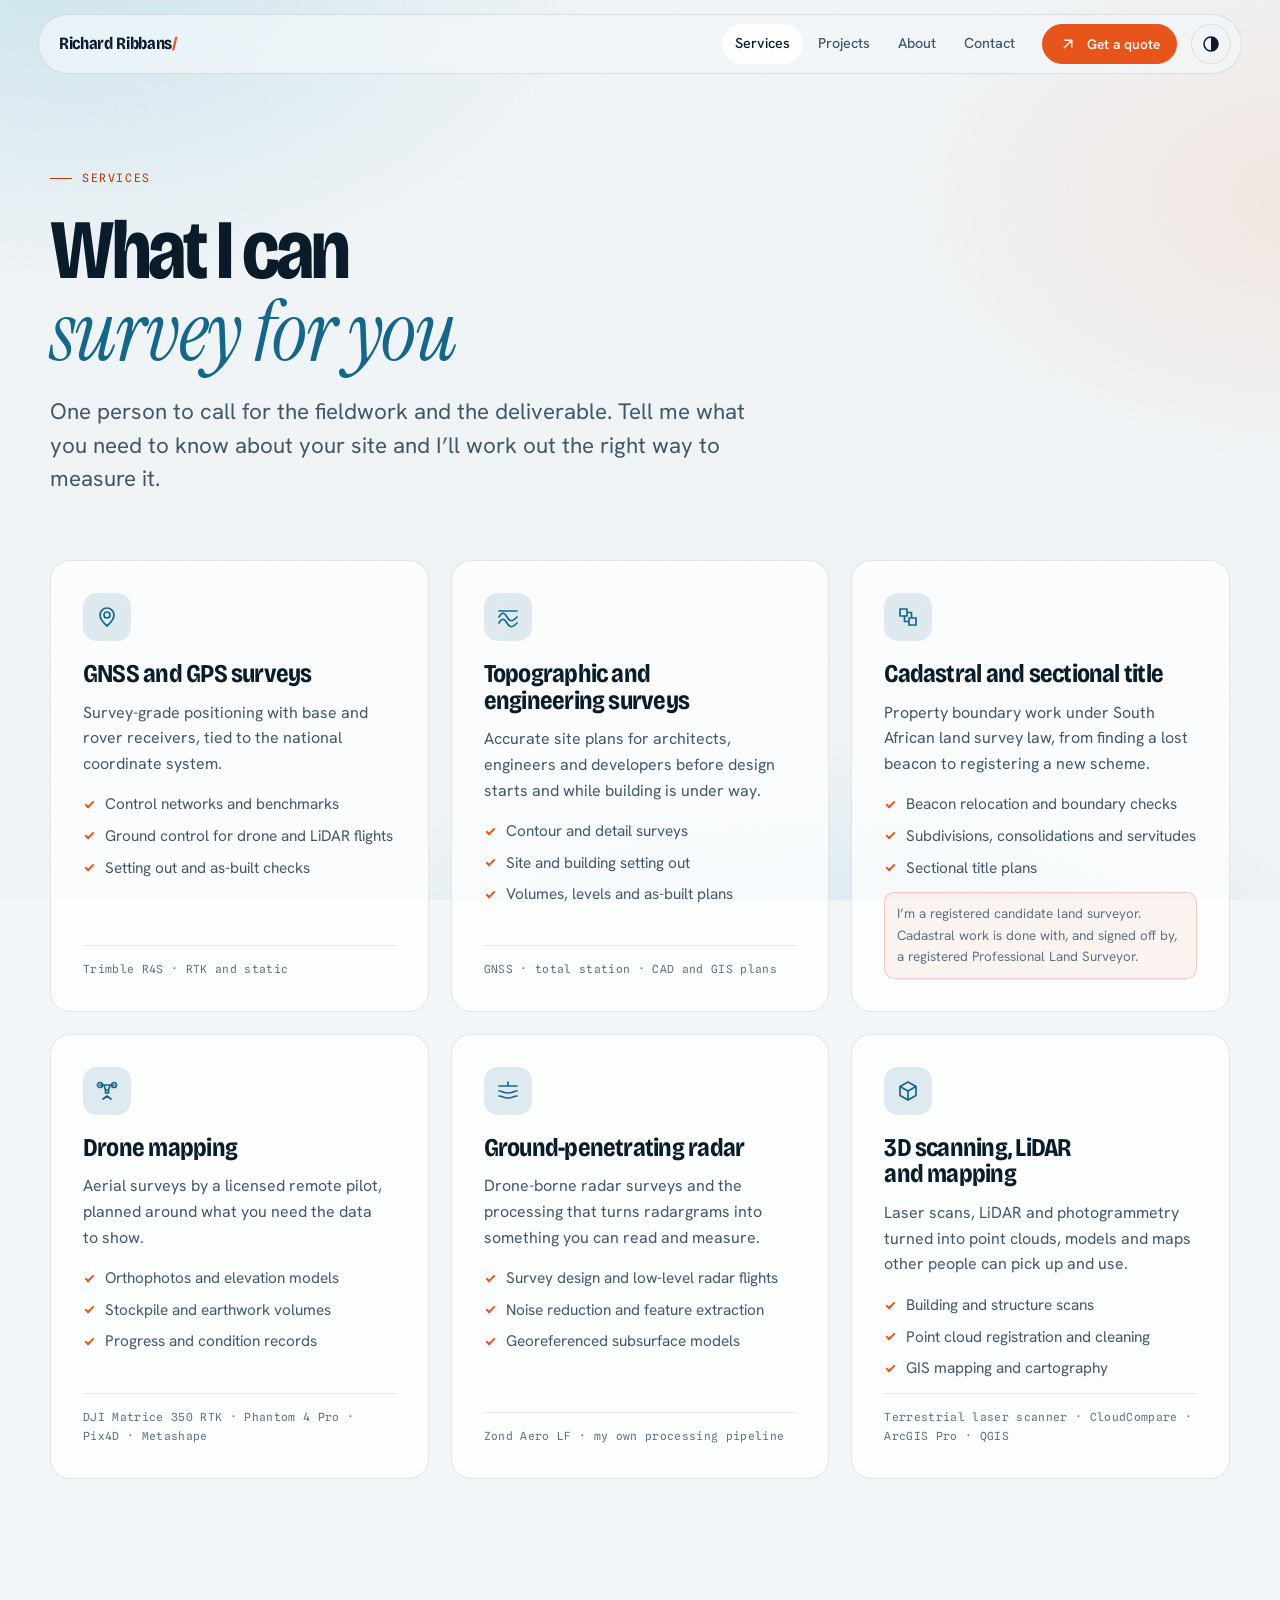
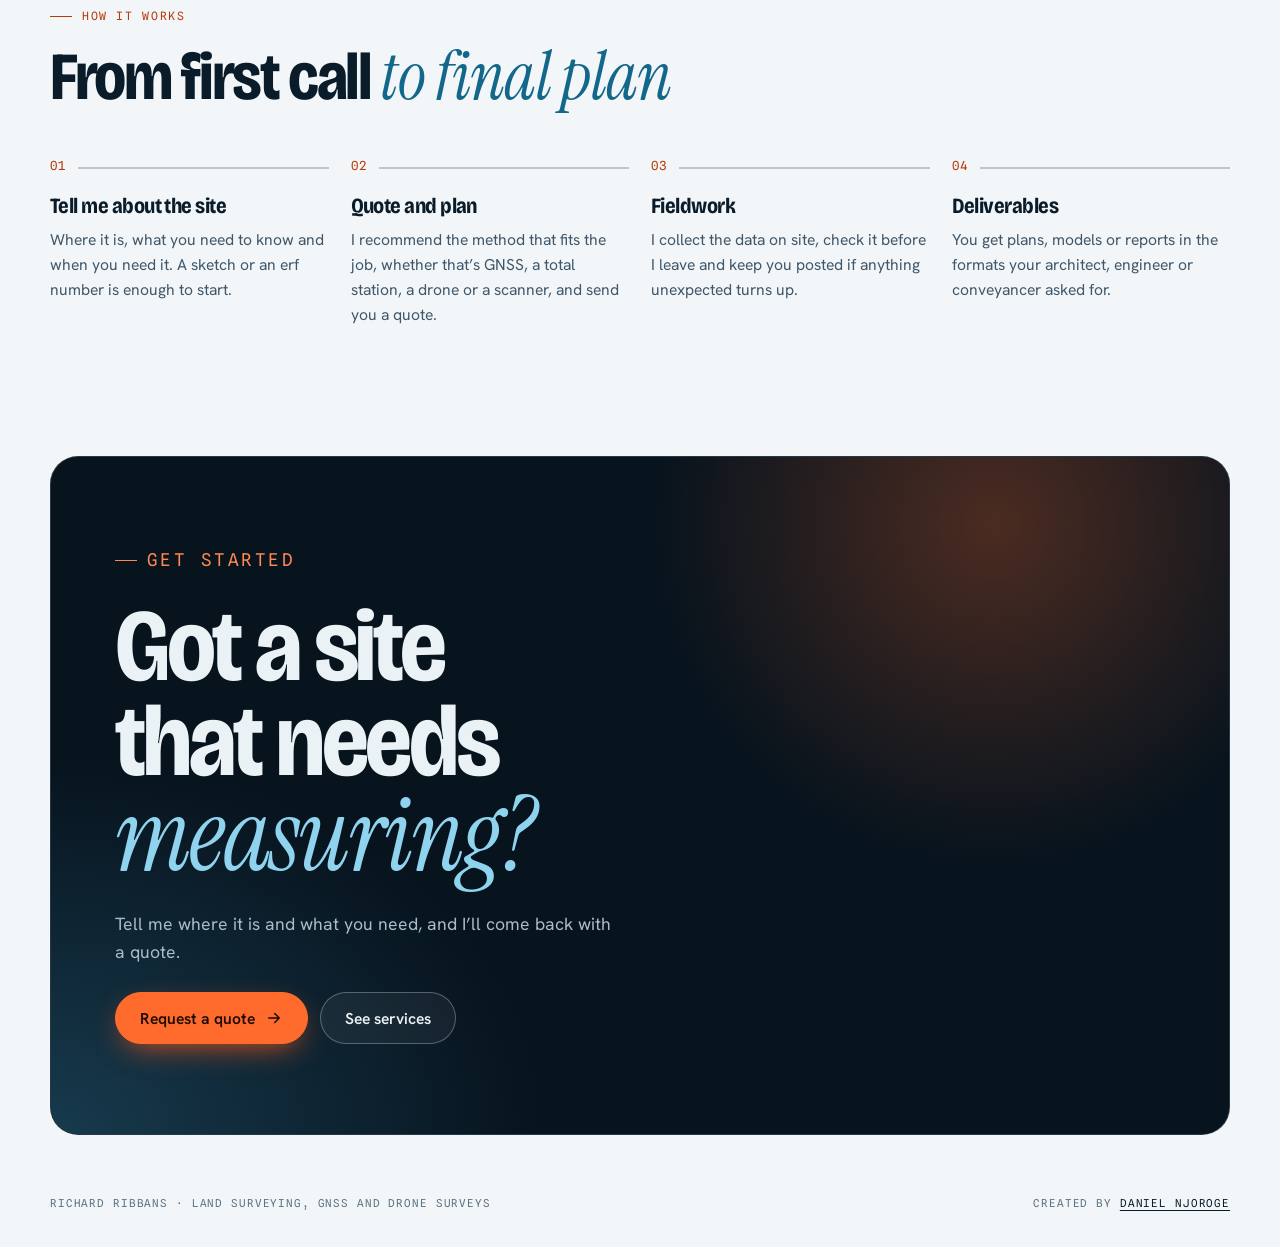
<file: services.html>
<!doctype html>
<html lang="en">
<head>
<meta charset="utf-8">
<meta name="viewport" content="width=device-width, initial-scale=1, viewport-fit=cover">
<title>Services · Richard Ribbans · Land Surveying, GNSS &amp; Drone Surveys</title>
<meta name="description" content="GNSS and GPS surveys, topographic and engineering surveys, cadastral and sectional title work, drone mapping, ground-penetrating radar and 3D scanning in the Western Cape.">
<meta name="color-scheme" content="dark light">
<meta name="theme-color" content="#060E16">
<meta property="og:type" content="website">
<meta property="og:title" content="Services · Richard Ribbans · Land Surveying, GNSS &amp; Drone Surveys">
<meta property="og:description" content="Land surveying, GNSS surveys, drone mapping, ground-penetrating radar and 3D laser scanning in the Western Cape.">
<meta property="og:image" content="assets/richard-fimbul-ice-shelf.jpg">
<link rel="icon" href="data:image/svg+xml,%3Csvg xmlns='http://www.w3.org/2000/svg' viewBox='0 0 32 32'%3E%3Crect width='32' height='32' rx='8' fill='%23060E16'/%3E%3Cpath d='M5 21h22' stroke='%23EAF2F6' stroke-width='2'/%3E%3Cpath d='M11 27l3-13 3 13zM19 27l2-9 2 9z' fill='%23FF6B2C'/%3E%3C/svg%3E">
<link rel="preconnect" href="https://fonts.googleapis.com">
<link rel="preconnect" href="https://fonts.gstatic.com" crossorigin>
<link rel="stylesheet" href="https://fonts.googleapis.com/css2?family=Bricolage+Grotesque:opsz,wdth,wght@12..96,75..100,400..800&family=Hanken+Grotesk:wght@400..700&family=Instrument+Serif:ital@0;1&family=Spline+Sans+Mono:wght@400..600&display=swap">
<link rel="stylesheet" href="assets/site.css">
<script>document.documentElement.classList.add('js');try{var t=localStorage.getItem('theme');if(t==='light'||t==='dark')document.documentElement.dataset.theme=t}catch(e){}</script>
<script type="application/ld+json">{"@context":"https://schema.org","@type":"ProfessionalService","name":"Richard Ribbans — Land Surveying, GNSS and Drone Surveys","email":"mailto:ricrib@hotmail.co.za","areaServed":"Western Cape, South Africa","address":{"@type":"PostalAddress","addressLocality":"Raithby","addressRegion":"Western Cape","addressCountry":"ZA"},"sameAs":["https://www.linkedin.com/in/richard-ribbans-9211b8159"]}</script>
</head>
<body>
<a class="skip" href="#main">Skip to content</a>
<div class="atmo" aria-hidden="true"></div>
<div class="progress" id="progress" aria-hidden="true"></div>

<header class="head" id="head">
  <div class="head-in">
    <a class="brand" href="index.html">Richard Ribbans<b>/</b></a>
    <nav class="nav" id="nav" aria-label="Site">
      <a href="services.html" class="on" aria-current="page">Services</a>
      <a href="projects.html">Projects</a>
      <a href="about.html">About</a>
      <a href="contact.html">Contact</a>
    </nav>
    <a class="btn btn-sm btn-quote" href="contact.html">
      <svg class="i-arrow" viewBox="0 0 24 24" fill="none" stroke="currentColor" stroke-width="2" stroke-linecap="round" stroke-linejoin="round" aria-hidden="true"><path d="M7 17L17 7M8 7h9v9"/></svg><span>Get a quote</span>
    </a>
    <button class="menu" id="menu" type="button" aria-label="Menu" aria-expanded="false" aria-controls="nav">
      <svg width="18" height="18" viewBox="0 0 18 18" fill="none" stroke="currentColor" stroke-width="1.8" stroke-linecap="round" aria-hidden="true"><path d="M3 5.5h12M3 9h12M3 12.5h12"/></svg>
    </button>
    <button class="theme" id="theme" type="button" aria-label="Switch between light and dark">
      <svg width="18" height="18" viewBox="0 0 18 18" aria-hidden="true"><circle cx="9" cy="9" r="7" fill="none" stroke="currentColor" stroke-width="1.5"/><path d="M9 2a7 7 0 0 1 0 14z" fill="currentColor"/></svg>
    </button>
  </div>
</header>

<main id="main">

<header class="art-hero page-hero">
  <div class="wrap">
    <p class="kicker">Services</p>
    <h1 class="art-title">What I can <em>survey for you</em></h1>
    <p class="art-lede">One person to call for the fieldwork and the deliverable. Tell me what you need to know about your site and I’ll work out the right way to measure it.</p>
  </div>
</header>

<section class="sec tight" id="services" aria-labelledby="services-title">
  <div class="wrap">
    <ul class="does six">
      <li id="svc-1" class="glass lift" data-r data-glow>
        <span class="ico" aria-hidden="true"><svg viewBox="0 0 24 24" fill="none" stroke="currentColor" stroke-width="1.7" stroke-linecap="round" stroke-linejoin="round"><circle cx="12" cy="10" r="3"/><path d="M12 21s7-6.2 7-11a7 7 0 0 0-14 0c0 4.8 7 11 7 11z"/></svg></span>
        <h3>GNSS and GPS surveys</h3>
        <p>Survey-grade positioning with base and rover receivers, tied to the national coordinate system.</p>
        <ul class="gets">
          <li>Control networks and benchmarks</li>
          <li>Ground control for drone and LiDAR flights</li>
          <li>Setting out and as-built checks</li>
        </ul>
        <p class="kit">Trimble R4S · RTK and static</p>
      </li>
      <li id="svc-2" class="glass lift" data-r data-glow style="--i:1">
        <span class="ico" aria-hidden="true"><svg viewBox="0 0 24 24" fill="none" stroke="currentColor" stroke-width="1.7" stroke-linecap="round" stroke-linejoin="round"><path d="M3 18c3-5 5-5 8 0s5 5 10 0M3 12c3-5 5-5 8 0s5 5 10 0M3 6h18"/></svg></span>
        <h3>Topographic and engineering surveys</h3>
        <p>Accurate site plans for architects, engineers and developers before design starts and while building is under way.</p>
        <ul class="gets">
          <li>Contour and detail surveys</li>
          <li>Site and building setting out</li>
          <li>Volumes, levels and as-built plans</li>
        </ul>
        <p class="kit">GNSS · total station · CAD and GIS plans</p>
      </li>
      <li id="svc-3" class="glass lift" data-r data-glow style="--i:2">
        <span class="ico" aria-hidden="true"><svg viewBox="0 0 24 24" fill="none" stroke="currentColor" stroke-width="1.7" stroke-linecap="round" stroke-linejoin="round"><path d="M4 4h7v7H4zM13 13h7v7h-7zM11 7.500h4.500V13M13 16.500H8.500V11"/></svg></span>
        <h3>Cadastral and sectional title</h3>
        <p>Property boundary work under South African land survey law, from finding a lost beacon to registering a new scheme.</p>
        <ul class="gets">
          <li>Beacon relocation and boundary checks</li>
          <li>Subdivisions, consolidations and servitudes</li>
          <li>Sectional title plans</li>
        </ul>
        <p class="fine">I’m a registered candidate land surveyor. Cadastral work is done with, and signed off by, a registered Professional Land Surveyor.</p>
      </li>
      <li id="svc-4" class="glass lift" data-r data-glow>
        <span class="ico" aria-hidden="true"><svg viewBox="0 0 24 24" fill="none" stroke="currentColor" stroke-width="1.7" stroke-linecap="round" stroke-linejoin="round"><circle cx="5" cy="6" r="2.5"/><circle cx="19" cy="6" r="2.5"/><path d="M5 6h14M9 6l1.5 5h3L15 6M10.5 11v3h3v-3M8 20l4-3 4 3"/></svg></span>
        <h3>Drone mapping</h3>
        <p>Aerial surveys by a licensed remote pilot, planned around what you need the data to show.</p>
        <ul class="gets">
          <li>Orthophotos and elevation models</li>
          <li>Stockpile and earthwork volumes</li>
          <li>Progress and condition records</li>
        </ul>
        <p class="kit">DJI Matrice 350 RTK · Phantom 4 Pro · Pix4D · Metashape</p>
      </li>
      <li id="svc-5" class="glass lift" data-r data-glow style="--i:1">
        <span class="ico" aria-hidden="true"><svg viewBox="0 0 24 24" fill="none" stroke="currentColor" stroke-width="1.7" stroke-linecap="round" stroke-linejoin="round"><path d="M3 7h18M3 12c4 0 4 2 9 2s5-2 9-2M3 17c4 0 4 2 9 2s5-2 9-2M12 3v4"/></svg></span>
        <h3>Ground-penetrating radar</h3>
        <p>Drone-borne radar surveys and the processing that turns radargrams into something you can read and measure.</p>
        <ul class="gets">
          <li>Survey design and low-level radar flights</li>
          <li>Noise reduction and feature extraction</li>
          <li>Georeferenced subsurface models</li>
        </ul>
        <p class="kit">Zond Aero LF · my own processing pipeline</p>
      </li>
      <li id="svc-6" class="glass lift" data-r data-glow style="--i:2">
        <span class="ico" aria-hidden="true"><svg viewBox="0 0 24 24" fill="none" stroke="currentColor" stroke-width="1.7" stroke-linecap="round" stroke-linejoin="round"><path d="M12 3l8 4.500v9L12 21l-8-4.500v-9zM12 12l8-4.500M12 12L4 7.500M12 12v9"/></svg></span>
        <h3>3D scanning, LiDAR and mapping</h3>
        <p>Laser scans, LiDAR and photogrammetry turned into point clouds, models and maps other people can pick up and use.</p>
        <ul class="gets">
          <li>Building and structure scans</li>
          <li>Point cloud registration and cleaning</li>
          <li>GIS mapping and cartography</li>
        </ul>
        <p class="kit">Terrestrial laser scanner · CloudCompare · ArcGIS Pro · QGIS</p>
      </li>
    </ul>
  </div>
</section>

<section class="sec" id="process" aria-labelledby="process-title">
  <div class="wrap">
    <div class="sec-head">
      <p class="kicker" data-r>How it works</p>
      <h2 class="h2" id="process-title" data-r>From first call <em>to final plan</em></h2>
    </div>
    <ol class="run">
      <li data-r><h3>Tell me about the site</h3><p>Where it is, what you need to know and when you need it. A sketch or an erf number is enough to start.</p></li>
      <li data-r style="--i:1"><h3>Quote and plan</h3><p>I recommend the method that fits the job, whether that’s GNSS, a total station, a drone or a scanner, and send you a quote.</p></li>
      <li data-r style="--i:2"><h3>Fieldwork</h3><p>I collect the data on site, check it before I leave and keep you posted if anything unexpected turns up.</p></li>
      <li data-r style="--i:3"><h3>Deliverables</h3><p>You get plans, models or reports in the formats your architect, engineer or conveyancer asked for.</p></li>
    </ol>
  </div>
</section>

<section class="contact" aria-labelledby="cta-title">
  <div class="wrap">
    <div class="contact-in" data-r data-glow>
      <p class="kicker">Get started</p>
      <h2 id="cta-title">Got a site that needs <em>measuring?</em></h2>
      <p>Tell me where it is and what you need, and I’ll come back with a quote.</p>
      <div class="mailrow">
        <a class="btn btn-primary" data-magnet href="contact.html">Request a quote <svg class="i-arrow" viewBox="0 0 24 24" fill="none" stroke="currentColor" stroke-width="2" stroke-linecap="round" stroke-linejoin="round" aria-hidden="true"><path d="M5 12h14M13 6l6 6-6 6"/></svg></a>
        <a class="btn" data-magnet href="services.html">See services</a>
      </div>
    </div>
  </div>
</section>
</main>

<footer class="foot">
  <div class="wrap"><span>Richard Ribbans · Land surveying, GNSS and drone surveys</span><span>Created by <a href="https://danzo111.github.io/Daniel-Kimani-Njoroge-online-cv-portfolio/" target="_blank" rel="noopener">Daniel Njoroge</a></span></div>
</footer>

<script src="assets/site.js"></script>
</body>
</html>
</file>
<file: assets/site.css>
:root{
  /* Polar night: near-black navy, glacier-blue for data, hi-vis survey orange for anything you act on. */
  --bg:#060E16; --bg-2:#0A1722; --snow:#0C1B28; --card:rgba(255,255,255,.035); --card-2:rgba(255,255,255,.06);
  --stroke:rgba(160,205,228,.14); --stroke-2:rgba(160,205,228,.26);
  --ink:#EAF2F6; --ink-2:#A9BDC9; --ink-3:#7C93A2;
  --glacier:#8FD3EE; --glacier-dim:rgba(143,211,238,.14);
  --flag:#FF8850; --flag-fill:#FF6B2C; --flag-ink:#1A0A02; --flag-wash:rgba(255,107,44,.07);
  --ocean:#0A2B3F; --firn:#102738; --line:rgba(160,205,228,.10);
  --glow-a:rgba(60,150,190,.22); --glow-b:rgba(255,107,44,.10);
  --shadow:0 30px 80px -30px rgba(0,0,0,.7);
  --veil:rgba(8,18,27,.72);

  --f-display:"Bricolage Grotesque","Helvetica Neue",Arial,sans-serif;
  --f-serif:"Instrument Serif",Georgia,"Times New Roman",serif;
  --f-body:"Hanken Grotesk","Helvetica Neue",Arial,sans-serif;
  --f-mono:"Spline Sans Mono",ui-monospace,SFMono-Regular,Menlo,Consolas,monospace;

  --wrap:1180px; --gutter:clamp(18px,4vw,44px); --r:20px; --r-sm:12px;
  --ease:cubic-bezier(.2,.7,.1,1);
  color-scheme:dark;
}
@media (prefers-color-scheme: light){
  :root:not([data-theme="dark"]){
    --bg:#F2F6F8; --bg-2:#E8EFF2; --snow:#FFFFFF; --card:rgba(255,255,255,.72); --card-2:rgba(255,255,255,.95);
    --stroke:rgba(10,28,42,.10); --stroke-2:rgba(10,28,42,.22);
    --ink:#0A1C2A; --ink-2:#40576A; --ink-3:#5C7384;
    --glacier:#13678A; --glacier-dim:rgba(19,103,138,.12);
    --flag:#B93A08; --flag-fill:#E8551C; --flag-ink:#FFF8F3; --flag-wash:rgba(232,85,28,.06);
    --ocean:#CDE0EA; --firn:#F9FCFD; --line:rgba(10,28,42,.07);
    --glow-a:rgba(80,170,210,.22); --glow-b:rgba(255,120,60,.12);
    --shadow:0 30px 70px -34px rgba(10,40,60,.35);
    --veil:rgba(242,246,248,.75);
    color-scheme:light;
  }
}
:root[data-theme="light"]{
  --bg:#F2F6F8; --bg-2:#E8EFF2; --snow:#FFFFFF; --card:rgba(255,255,255,.72); --card-2:rgba(255,255,255,.95);
  --stroke:rgba(10,28,42,.10); --stroke-2:rgba(10,28,42,.22);
  --ink:#0A1C2A; --ink-2:#40576A; --ink-3:#5C7384;
  --glacier:#13678A; --glacier-dim:rgba(19,103,138,.12);
  --flag:#B93A08; --flag-fill:#E8551C; --flag-ink:#FFF8F3; --flag-wash:rgba(232,85,28,.06);
  --ocean:#CDE0EA; --firn:#F9FCFD; --line:rgba(10,28,42,.07);
  --glow-a:rgba(80,170,210,.22); --glow-b:rgba(255,120,60,.12);
  --shadow:0 30px 70px -34px rgba(10,40,60,.35);
  --veil:rgba(242,246,248,.75);
  color-scheme:light;
}

*,*::before,*::after{box-sizing:border-box}
html{scroll-behavior:smooth;-webkit-text-size-adjust:100%;scroll-padding-top:96px}
body{margin:0;background:var(--bg);color:var(--ink);font-family:var(--f-body);font-size:1.0625rem;line-height:1.6;-webkit-font-smoothing:antialiased;overflow-x:hidden}
body:has(dialog[open]){overflow:hidden}
img,svg{max-width:100%;display:block}
a{color:inherit}
h1,h2,h3{margin:0;text-wrap:balance}
p{margin:0;text-wrap:pretty}
ul,ol,dl,dd,figure,blockquote{margin:0;padding:0}
ul,ol{list-style:none}
button{font:inherit;color:inherit}
:focus-visible{outline:2px solid var(--flag-fill);outline-offset:3px;border-radius:6px}
::selection{background:var(--flag-fill);color:var(--flag-ink)}
.wrap{width:100%;max-width:calc(var(--wrap) + 2*var(--gutter));margin-inline:auto;padding-inline:var(--gutter)}
.sr-only{position:absolute;width:1px;height:1px;margin:-1px;overflow:hidden;clip:rect(0,0,0,0);white-space:nowrap}
.skip{position:absolute;left:12px;top:-60px;z-index:200;background:var(--flag-fill);color:var(--flag-ink);padding:10px 16px;font-weight:600;text-decoration:none;border-radius:10px}
.skip:focus{top:12px}

/* Atmosphere: two soft lights and a fine grain, fixed behind everything */
.atmo{position:fixed;inset:0;z-index:-1;pointer-events:none;overflow:hidden}
.atmo::before{content:"";position:absolute;inset:-20%;background:radial-gradient(42% 36% at 18% 12%,var(--glow-a),transparent 70%),radial-gradient(34% 30% at 88% 30%,var(--glow-b),transparent 70%),radial-gradient(50% 40% at 60% 100%,var(--glow-a),transparent 70%);animation:drift 26s ease-in-out infinite alternate}
.atmo::after{content:"";position:absolute;inset:0;opacity:.07;mix-blend-mode:overlay;background-image:url("data:image/svg+xml,%3Csvg xmlns='http://www.w3.org/2000/svg' width='160' height='160'%3E%3Cfilter id='n'%3E%3CfeTurbulence type='fractalNoise' baseFrequency='.9' numOctaves='2' stitchTiles='stitch'/%3E%3C/filter%3E%3Crect width='100%25' height='100%25' filter='url(%23n)'/%3E%3C/svg%3E")}
@keyframes drift{to{transform:translate3d(3%,-2%,0) scale(1.06)}}
.progress{position:fixed;left:0;top:0;height:2px;width:100%;z-index:120;background:linear-gradient(90deg,var(--glacier),var(--flag-fill));transform-origin:0 50%;transform:scaleX(0)}

/* Type */
.mono{font-family:var(--f-mono);font-size:.72rem;letter-spacing:.08em;text-transform:uppercase}
.kicker{display:inline-flex;align-items:center;gap:10px;font-family:var(--f-mono);font-size:.72rem;letter-spacing:.14em;text-transform:uppercase;color:var(--flag)}
.kicker::before{content:"";width:22px;height:1px;background:currentColor}
.h2{font-family:var(--f-display);font-stretch:85%;font-weight:700;font-size:clamp(2.3rem,5.4vw,4.2rem);line-height:1;letter-spacing:-.035em}
.h2 em,.hero-tag em{font-family:var(--f-serif);font-style:italic;font-weight:400;letter-spacing:-.01em;color:var(--glacier)}
.lede{font-size:clamp(1.08rem,1.5vw,1.25rem);line-height:1.55;color:var(--ink-2);max-width:60ch}

/* Buttons */
.btn{position:relative;display:inline-flex;align-items:center;gap:10px;min-height:52px;padding:0 24px;border-radius:999px;font-weight:600;font-size:.98rem;text-decoration:none;border:1px solid var(--stroke-2);background:var(--card);color:var(--ink);cursor:pointer;transition:background .25s,border-color .25s,color .25s,box-shadow .25s,transform .35s var(--ease);-webkit-tap-highlight-color:transparent;touch-action:manipulation}
.btn svg{width:18px;height:18px;flex:none;transition:transform .3s var(--ease)}
.btn:hover{border-color:var(--ink);background:var(--card-2)}
.btn:hover .i-arrow{transform:translate(3px,-3px)}
.btn:hover .i-down{transform:translateY(3px)}
.btn-primary{background:var(--flag-fill);border-color:var(--flag-fill);color:var(--flag-ink);box-shadow:0 10px 30px -10px var(--flag-fill)}
.btn-primary:hover{background:var(--flag-fill);border-color:var(--flag-fill);box-shadow:0 16px 40px -10px var(--flag-fill)}
.btn-sm{min-height:40px;padding:0 16px;font-size:.86rem}

/* Header: a floating glass bar */
.head{position:fixed;top:max(14px,env(safe-area-inset-top));left:0;right:0;z-index:100;pointer-events:none}
.head-in{pointer-events:auto;max-width:calc(var(--wrap) + 24px);margin-inline:auto;width:calc(100% - 2*var(--gutter) + 24px);height:60px;display:flex;align-items:center;gap:14px;padding:0 10px 0 20px;border-radius:999px;background:var(--veil);border:1px solid var(--stroke);backdrop-filter:blur(18px) saturate(1.4);-webkit-backdrop-filter:blur(18px) saturate(1.4);box-shadow:var(--shadow)}
.brand{font-family:var(--f-display);font-stretch:85%;font-weight:700;font-size:1.08rem;letter-spacing:-.02em;text-decoration:none;white-space:nowrap}
.brand b{color:var(--flag-fill)}
.nav{margin-left:auto;display:flex;gap:2px}
.nav a{position:relative;font-size:.9rem;font-weight:500;text-decoration:none;color:var(--ink-2);padding:8px 13px;border-radius:999px;transition:color .2s,background .2s}
.nav a:hover{color:var(--ink)}
.nav a.on{color:var(--ink);background:var(--card-2)}
.theme{width:40px;height:40px;display:grid;place-items:center;border:1px solid var(--stroke);border-radius:50%;background:transparent;cursor:pointer;flex:none;transition:border-color .2s,transform .5s var(--ease)}
.theme:hover{border-color:var(--ink);transform:rotate(180deg)}
@media (max-width:900px){.nav{display:none}.head-in .btn{margin-left:auto}}
@media (max-width:420px){.head-in .btn span{display:none}.head-in .btn{padding:0 12px}}

/* Hero */
.hero{padding:clamp(120px,15vw,170px) 0 0}
.status{display:inline-flex;align-items:center;gap:10px;padding:7px 14px 7px 12px;border-radius:999px;border:1px solid var(--stroke);background:var(--card);font-size:.86rem;color:var(--ink-2)}
.status i{width:8px;height:8px;border-radius:50%;background:#3DDC97;box-shadow:0 0 0 0 rgba(61,220,151,.6);animation:pulse 2.4s infinite;flex:none}
@keyframes pulse{70%{box-shadow:0 0 0 9px rgba(61,220,151,0)}100%{box-shadow:0 0 0 0 rgba(61,220,151,0)}}
.hero-name{margin-top:clamp(18px,2.4vw,28px);font-family:var(--f-display);font-stretch:88%;font-weight:700;font-size:clamp(3.4rem,12.6vw,10.8rem);line-height:.88;letter-spacing:-.03em;margin-left:-.03em}
.hero-name .ln{display:block;overflow:hidden;padding-bottom:.08em;margin-bottom:-.08em}
.hero-name .ln>span{display:inline-block}
.js .hero-name .ln>span{transform:translateY(105%);animation:rise 1s var(--ease) forwards}
.js .hero-name .ln:nth-child(2)>span{animation-delay:.12s}
.hero-name b{color:var(--flag-fill);font-weight:700}
@keyframes rise{to{transform:none}}
.hero-tag{margin:0 0 clamp(16px,2vw,24px);font-family:var(--f-display);font-stretch:90%;font-weight:500;font-size:clamp(1.5rem,3.5vw,2.9rem);line-height:1.08;letter-spacing:-.03em;max-width:21ch}
.hero-row{display:grid;grid-template-columns:minmax(0,1fr) clamp(250px,29vw,380px);gap:clamp(24px,5vw,72px);align-items:end;margin-top:clamp(20px,2.6vw,32px)}
.hero-cta{display:flex;flex-wrap:wrap;gap:12px;margin-top:26px}
.shot{position:relative;border-radius:var(--r);overflow:hidden;border:1px solid var(--stroke-2);box-shadow:var(--shadow),0 0 0 6px var(--card);transform:rotate(1.6deg);transition:transform .6s var(--ease)}
.shot:hover{transform:rotate(0deg) scale(1.02)}
.shot img{width:100%;height:auto;aspect-ratio:4/5;object-fit:cover}
.shot figcaption{position:absolute;left:10px;right:10px;bottom:10px;display:flex;align-items:center;gap:8px;padding:8px 12px;border-radius:12px;background:rgba(6,14,22,.78);color:#EAF2F6;font-family:var(--f-mono);font-size:.66rem;letter-spacing:.05em;text-transform:uppercase;backdrop-filter:blur(8px);-webkit-backdrop-filter:blur(8px)}
.shot figcaption i{width:7px;height:7px;border-radius:50%;background:#FF6B2C;flex:none}
@media (min-width:821px){.shot{margin-top:clamp(-150px,-11vw,-60px)}}
@media (max-width:820px){.hero-row{grid-template-columns:1fr;align-items:start}.shot{max-width:420px;transform:none}}

/* The sheet: plan above, section below, title block at the foot — laid out the way a survey drawing is. */
.sheet{position:relative;margin-top:clamp(36px,5vw,64px);border-radius:var(--r);border:1px solid var(--stroke-2);background:var(--snow);box-shadow:var(--shadow),0 0 0 6px var(--card);overflow:hidden}
.sheet-bar{display:flex;align-items:center;gap:12px;padding:12px 14px 12px 18px;border-bottom:1px solid var(--stroke)}
.sheet-bar .mono{color:var(--ink-2)}
.sheet-bar .dot{width:8px;height:8px;border-radius:50%;background:var(--flag-fill);flex:none}
.sheet-bar button{margin-left:auto}
.panel{position:relative;border-bottom:1px solid var(--stroke)}
.panel-tag{position:absolute;left:14px;top:12px;z-index:2;border:1px solid var(--stroke-2);background:var(--veil);border-radius:999px;font-family:var(--f-mono);font-size:.64rem;letter-spacing:.14em;text-transform:uppercase;padding:4px 10px;color:var(--ink-2)}
.panel svg{width:100%;height:auto}
#section{cursor:ew-resize;touch-action:pan-y}
.sheet text{font-family:var(--f-mono);font-size:10px;letter-spacing:.06em;text-transform:uppercase;fill:var(--ink-2)}
.sheet .t-strong{fill:var(--ink)}
.sheet .t-flag{fill:var(--flag)}
.hit{fill:transparent;stroke:transparent;cursor:pointer;outline-offset:0}
.site-mark{transition:stroke .2s}
.hit:hover+.site-mark,.hit:focus-visible+.site-mark{stroke:var(--flag-fill)}
.tip{position:absolute;z-index:5;pointer-events:none;transform:translate(-50%,calc(-100% - 12px));padding:7px 11px;border-radius:10px;background:var(--ink);color:var(--bg);font-family:var(--f-mono);font-size:.68rem;letter-spacing:.04em;white-space:nowrap;opacity:0;transition:opacity .15s}
.tip.on{opacity:1}
.readout{display:flex;flex-wrap:wrap;align-items:center;gap:8px 18px;padding:11px 18px;border-bottom:1px solid var(--stroke);font-family:var(--f-mono);font-size:.72rem;letter-spacing:.05em;text-transform:uppercase;color:var(--ink-2);min-height:44px}
.readout b{font-weight:500;color:var(--ink)}
.readout .state{display:inline-flex;align-items:center;gap:8px}
.readout .state::before{content:"";width:8px;height:8px;border-radius:2px;background:var(--glacier)}
.readout .state.hot{color:var(--flag)}
.readout .state.hot::before{background:var(--flag-fill)}
.readout .hint{margin-left:auto;color:var(--ink-3)}
.legend{display:flex;flex-wrap:wrap;gap:6px 22px;padding:10px 18px;border-bottom:1px solid var(--stroke);font-family:var(--f-mono);font-size:.68rem;letter-spacing:.05em;text-transform:uppercase;color:var(--ink-3)}
.legend span{display:inline-flex;align-items:center;gap:8px}
.legend svg{width:26px;height:10px;flex:none}
.titleblock{display:grid;grid-template-columns:repeat(4,1fr)}
.titleblock div{padding:16px 18px;border-left:1px solid var(--stroke)}
.titleblock div:first-child{border-left:0}
.titleblock dt{font-family:var(--f-mono);font-size:.62rem;letter-spacing:.14em;text-transform:uppercase;color:var(--ink-3)}
.titleblock dd{font-weight:600;font-size:.98rem;line-height:1.3;margin-top:4px}
@media (max-width:760px){.titleblock{grid-template-columns:1fr 1fr}.titleblock div:nth-child(3){border-left:0}.titleblock div:nth-child(n+3){border-top:1px solid var(--stroke)}.readout .hint{margin-left:0}}
.sheet-note{margin-top:14px;font-size:.86rem;color:var(--ink-3);max-width:90ch}
.trk{fill:none;stroke:var(--glacier);stroke-width:2.2;stroke-linejoin:round;stroke-linecap:round;stroke-dasharray:1;stroke-dashoffset:1;animation:draw 2.6s .5s ease-out forwards}
@keyframes draw{to{stroke-dashoffset:0}}
.drawn .trk{animation:none;stroke-dashoffset:0}
.drawn .hero-name .ln>span{animation:none;transform:none}

/* Kit marquee */
.kit-band{margin-top:clamp(56px,8vw,96px);border-block:1px solid var(--stroke);overflow:hidden;-webkit-mask-image:linear-gradient(90deg,transparent,#000 12%,#000 88%,transparent);mask-image:linear-gradient(90deg,transparent,#000 12%,#000 88%,transparent)}
.kit-track{display:flex;width:max-content;animation:slide 44s linear infinite}
.kit-band:hover .kit-track,.kit-band.paused .kit-track{animation-play-state:paused}
.kit-track ul{display:flex;flex:none}
.kit-track li{display:flex;align-items:center;gap:28px;padding:18px 14px;font-family:var(--f-display);font-stretch:85%;font-weight:600;font-size:clamp(1.1rem,2vw,1.5rem);letter-spacing:-.02em;color:var(--ink-2);white-space:nowrap}
.kit-track li::after{content:"";width:7px;height:7px;background:var(--flag-fill);transform:rotate(45deg)}
@keyframes slide{to{transform:translateX(-50%)}}

/* Sections */
.sec{padding:clamp(72px,10vw,136px) 0 0}
.sec-head{display:grid;gap:18px;margin-bottom:clamp(30px,4.4vw,56px);justify-items:start}

/* Reveal on scroll (only when JS is running) */
.js [data-r]{opacity:0;transform:translateY(26px);transition:opacity .8s var(--ease),transform .9s var(--ease);transition-delay:calc(var(--i,0)*80ms)}
.js [data-r].in{opacity:1;transform:none}

/* Cards with a cursor-following light */
.glass{position:relative;border-radius:var(--r);border:1px solid var(--stroke);background:var(--card);overflow:hidden}
.glass::before{content:"";position:absolute;inset:0;pointer-events:none;opacity:0;transition:opacity .35s;background:radial-gradient(380px circle at var(--mx,50%) var(--my,50%),var(--glacier-dim),transparent 65%)}
.glass:hover{border-color:var(--stroke-2)}
.glass:hover::before{opacity:1}
.glass>*{position:relative}
.lift{transition:opacity .8s var(--ease),transform .5s var(--ease),border-color .3s}
.js .lift.in:hover,.lift:hover{transform:translateY(-6px)}

.does{display:grid;grid-template-columns:repeat(3,1fr);gap:clamp(14px,2vw,22px)}
.does li{padding:clamp(22px,2.6vw,32px);display:grid;gap:12px;align-content:start}
.does .ico{width:48px;height:48px;border-radius:14px;display:grid;place-items:center;background:var(--glacier-dim);color:var(--glacier);margin-bottom:8px}
.does .ico svg{width:24px;height:24px}
.does h3{font-family:var(--f-display);font-stretch:85%;font-weight:700;font-size:1.6rem;line-height:1.05;letter-spacing:-.03em}
.does p{color:var(--ink-2);font-size:1rem}
.does .kit{margin-top:6px;padding-top:14px;border-top:1px solid var(--stroke);font-family:var(--f-mono);font-size:.7rem;letter-spacing:.03em;color:var(--ink-3);line-height:1.7}
@media (max-width:860px){.does{grid-template-columns:1fr}}

/* Case study */
.case{border-radius:var(--r);border:1px solid var(--stroke-2);background:var(--snow);box-shadow:var(--shadow);overflow:hidden}
.case-head{padding:clamp(22px,3.4vw,44px);border-bottom:1px solid var(--stroke);display:grid;gap:14px}
.case-head h3{font-family:var(--f-display);font-stretch:85%;font-weight:700;font-size:clamp(1.9rem,4.4vw,3.3rem);line-height:1;letter-spacing:-.035em;max-width:18ch}
.case-body{display:grid;grid-template-columns:minmax(0,1.1fr) minmax(0,1fr)}
.case-fig{border-right:1px solid var(--stroke);padding:clamp(16px,2.4vw,30px);display:flex;flex-direction:column;gap:14px;perspective:1100px}
.zoom{position:relative;display:block;padding:0;border:1px solid var(--stroke-2);border-radius:var(--r-sm);overflow:hidden;background:#fff;cursor:zoom-in;transition:transform .5s var(--ease),box-shadow .5s;box-shadow:0 20px 50px -24px rgba(0,0,0,.55)}
.zoom img{width:100%;height:auto}
.zoom span{position:absolute;right:12px;bottom:12px;display:inline-flex;align-items:center;gap:8px;padding:8px 14px;border-radius:999px;background:rgba(6,14,22,.86);color:#EAF2F6;font-size:.82rem;font-weight:600}
.zoom span svg{width:15px;height:15px}
.case-fig figcaption{font-size:.88rem;color:var(--ink-3)}
.case-text{padding:clamp(22px,3.4vw,44px);display:grid;gap:26px;align-content:start}
.finding{position:relative;padding:22px 24px;border-radius:var(--r-sm);background:var(--flag-wash);border:1px solid color-mix(in srgb,var(--flag-fill) 34%,transparent)}
.finding strong{display:block;font-family:var(--f-display);font-stretch:80%;font-weight:700;font-size:clamp(3.2rem,7vw,5.2rem);line-height:.9;letter-spacing:-.05em;font-variant-numeric:tabular-nums}
.finding strong small{font-size:.5em;color:var(--flag);letter-spacing:-.02em}
.finding>span{display:block;margin-top:10px;color:var(--ink-2)}

/* Method stepper */
.method h4{margin:0 0 14px;font-family:var(--f-mono);font-size:.7rem;font-weight:500;letter-spacing:.14em;text-transform:uppercase;color:var(--ink-3)}
.method-nav{display:none}
.js .method-nav{display:grid;grid-template-columns:repeat(5,1fr);gap:6px;margin-bottom:18px}
.method-nav button{position:relative;min-height:44px;padding:14px 0 0;border:0;background:none;text-align:left;cursor:pointer;font-family:var(--f-mono);font-size:.7rem;letter-spacing:.06em;text-transform:uppercase;color:var(--ink-3);transition:color .2s;touch-action:manipulation}
.method-nav button::before,.method-nav button::after{content:"";position:absolute;left:0;top:0;height:3px;border-radius:3px;width:100%;background:var(--stroke-2)}
.method-nav button::after{background:var(--flag-fill);transform:scaleX(0);transform-origin:0 50%}
.method-nav button.done::after,.method-nav button.on::after{transform:scaleX(1)}
.method-nav button.on,.method-nav button:hover{color:var(--ink)}
.method-nav.auto button.on::after{animation:fill 5s linear forwards}
@keyframes fill{from{transform:scaleX(0)}to{transform:scaleX(1)}}
.steps{display:grid;gap:16px}
.steps li b{display:block;font-family:var(--f-display);font-stretch:85%;font-weight:700;font-size:1.3rem;letter-spacing:-.025em;line-height:1.15;margin-bottom:6px}
.steps li span{color:var(--ink-2)}
.js .steps{display:block;min-height:9.5em}
.js .steps li{display:none}
.js .steps li.on{display:block;animation:stepin .5s var(--ease)}
@keyframes stepin{from{opacity:0;transform:translateY(10px)}}
.spec{display:grid;grid-template-columns:repeat(4,1fr);border-top:1px solid var(--stroke)}
.spec div{padding:16px clamp(16px,2.4vw,26px);border-left:1px solid var(--stroke)}
.spec div:first-child{border-left:0}
.spec dt{font-family:var(--f-mono);font-size:.62rem;letter-spacing:.14em;text-transform:uppercase;color:var(--ink-3)}
.spec dd{font-weight:600;margin-top:4px;line-height:1.3}
@media (max-width:920px){.case-body{grid-template-columns:1fr}.case-fig{border-right:0;border-bottom:1px solid var(--stroke)}.spec{grid-template-columns:1fr 1fr}.spec div:nth-child(3){border-left:0}.spec div:nth-child(n+3){border-top:1px solid var(--stroke)}}
@media (max-width:480px){.method-nav button{font-size:.6rem;letter-spacing:.02em}.js .steps{min-height:12.5em}}

.more{display:grid;grid-template-columns:1.25fr 1fr;gap:clamp(14px,2vw,22px);margin-top:clamp(14px,2vw,22px)}
.card{padding:clamp(22px,2.8vw,34px);display:grid;gap:12px;align-content:start}
.card .pic{position:relative;margin:calc(-1*clamp(22px,2.8vw,34px));margin-bottom:8px;overflow:hidden}
.card .pic img{width:100%;height:auto;aspect-ratio:16/9;object-fit:cover;object-position:50% 40%;transition:transform .8s var(--ease)}
.card:hover .pic img{transform:scale(1.04)}
.card .pic figcaption{position:absolute;left:12px;bottom:12px;padding:6px 11px;border-radius:999px;background:rgba(6,14,22,.78);color:#EAF2F6;font-family:var(--f-mono);font-size:.64rem;letter-spacing:.05em;text-transform:uppercase}
.card h3{font-family:var(--f-display);font-stretch:85%;font-weight:700;font-size:1.65rem;line-height:1.05;letter-spacing:-.03em}
.card p{color:var(--ink-2)}
.card .meta{font-family:var(--f-mono);font-size:.7rem;letter-spacing:.08em;text-transform:uppercase;color:var(--flag)}
@media (max-width:760px){.more{grid-template-columns:1fr}}

/* Flying */
.fly{display:grid;grid-template-columns:minmax(0,1fr) minmax(0,1.45fr);gap:clamp(14px,2vw,22px);align-items:stretch}
.nums{display:grid;grid-template-columns:1fr 1fr;gap:clamp(12px,1.6vw,18px)}
.num{padding:22px;display:grid;align-content:space-between;gap:18px;min-height:150px}
.num b{font-family:var(--f-display);font-stretch:80%;font-weight:700;font-size:clamp(2.6rem,5vw,3.8rem);line-height:.9;letter-spacing:-.05em;font-variant-numeric:tabular-nums}
.num b small{font-size:.42em;color:var(--ink-3);letter-spacing:-.01em;margin-left:4px}
.num>span{font-size:.92rem;color:var(--ink-2);line-height:1.35}
.num.wide{grid-column:1/-1;min-height:0}
.num.wide b{font-size:1.5rem;letter-spacing:-.03em;line-height:1.1}
.strip-wrap{padding:clamp(18px,2.6vw,30px);display:flex;flex-direction:column}
.strip-title{display:flex;justify-content:space-between;gap:12px;flex-wrap:wrap;margin-bottom:20px;color:var(--ink-3)}
.strip{display:grid;gap:12px}
.strip-row{display:grid;grid-template-columns:128px 1fr 62px;gap:14px;align-items:center}
.strip-row .lab{font-size:.94rem;font-weight:600;line-height:1.2}
.strip-row .tot{font-family:var(--f-mono);font-size:.76rem;color:var(--ink-2);text-align:right;white-space:nowrap}
.blocks{display:flex;gap:3px;height:26px}
.blocks i{display:block;height:100%;min-width:3px;border-radius:4px;background:var(--glacier);opacity:.85;transform-origin:0 50%;transition:background .2s,opacity .2s,transform .7s var(--ease);transition-delay:0s,0s,calc(var(--n)*26ms)}
.js .strip:not(.in) .blocks i{transform:scaleX(0)}
.blocks i:hover{background:var(--flag-fill);opacity:1}
.strip-read{margin-top:auto;padding-top:20px;font-family:var(--f-mono);font-size:.74rem;letter-spacing:.04em;text-transform:uppercase;color:var(--ink-3);min-height:4.6em}
.strip-read b{color:var(--ink);font-weight:500}
@media (max-width:920px){.fly{grid-template-columns:1fr}}
@media (max-width:480px){.strip-row{grid-template-columns:88px 1fr 52px;gap:8px}.strip-row .lab{font-size:.84rem}}

/* Experience timeline */
.xp{position:relative;padding-left:34px}
.xp::before,.xp-fill{content:"";position:absolute;left:6px;top:8px;bottom:8px;width:2px;border-radius:2px;background:var(--stroke)}
.xp-fill{background:linear-gradient(180deg,var(--flag-fill),var(--glacier));transform-origin:50% 0;transform:scaleY(0)}
.xp li{position:relative;display:grid;grid-template-columns:180px minmax(0,1fr);gap:6px 32px;padding:22px 0;border-bottom:1px solid var(--stroke)}
.xp li:last-of-type{border-bottom:0}
.xp li::before{content:"";position:absolute;left:-34px;top:29px;width:14px;height:14px;border-radius:50%;background:var(--bg);border:2px solid var(--stroke-2);transition:border-color .4s,background .4s,box-shadow .4s}
.xp li.lit::before{border-color:var(--flag-fill);background:var(--flag-fill);box-shadow:0 0 0 5px var(--flag-wash)}
.xp .when{font-family:var(--f-mono);font-size:.76rem;letter-spacing:.06em;text-transform:uppercase;color:var(--ink-3);padding-top:5px}
.xp h3{font-size:1.18rem;font-weight:700;line-height:1.3;letter-spacing:-.01em}
.xp .org{color:var(--flag);font-weight:600}
.xp p{color:var(--ink-2);margin-top:6px;max-width:66ch}
@media (max-width:720px){.xp li{grid-template-columns:1fr}}

.quote{margin-top:clamp(40px,6vw,80px);padding:clamp(28px,5vw,64px);display:grid;gap:18px}
.quote blockquote{font-family:var(--f-serif);font-style:italic;font-size:clamp(2rem,5vw,3.9rem);line-height:1.05;letter-spacing:-.015em;max-width:20ch}
.quote blockquote::before{content:"“";color:var(--flag-fill)}
.quote blockquote::after{content:"”";color:var(--flag-fill)}
.quote figcaption{color:var(--ink-2);font-size:.95rem}

/* Credentials */
.creds{display:grid;grid-template-columns:1fr 1fr;gap:clamp(14px,2vw,22px)}
.cred{padding:clamp(22px,2.8vw,34px)}
.col-h{font-family:var(--f-mono);font-size:.7rem;font-weight:500;letter-spacing:.14em;text-transform:uppercase;color:var(--ink-3);padding-bottom:12px;border-bottom:1px solid var(--stroke)}
.reg>li{padding:18px 0;border-bottom:1px solid var(--stroke)}
.reg>li:last-child{border-bottom:0;padding-bottom:0}
.reg h3{font-size:1.14rem;font-weight:700;line-height:1.3;letter-spacing:-.01em}
.reg p{color:var(--ink-2);margin-top:4px}
.reg .no{display:inline-block;font-family:var(--f-mono);font-size:.76rem;color:var(--flag);margin-top:10px;padding:4px 10px;border-radius:999px;background:var(--flag-wash)}
.marks{margin-top:14px;display:grid;gap:9px}
.marks li{display:grid;grid-template-columns:minmax(0,1fr) 120px 40px;gap:12px;align-items:center;font-size:.95rem;color:var(--ink-2)}
.marks .bar{height:6px;border-radius:6px;background:var(--stroke);overflow:hidden}
.marks .bar i{display:block;height:100%;border-radius:6px;background:linear-gradient(90deg,var(--glacier),var(--flag-fill));transform-origin:0 50%;transition:transform 1.1s var(--ease);transition-delay:calc(var(--n)*90ms)}
.js .marks:not(.in) .bar i{transform:scaleX(0)}
.marks b{font-family:var(--f-mono);font-size:.78rem;font-weight:500;color:var(--ink);text-align:right;font-variant-numeric:tabular-nums}
.tools{display:flex;flex-wrap:wrap;gap:8px;padding-top:18px}
.tools li{font-size:.9rem;font-weight:500;border:1px solid var(--stroke-2);border-radius:999px;padding:7px 14px;background:var(--card);transition:border-color .2s,transform .3s var(--ease)}
.tools li:hover{border-color:var(--glacier);transform:translateY(-2px)}
.cred .gap{margin-top:34px}
@media (max-width:860px){.creds{grid-template-columns:1fr}}
@media (max-width:480px){.marks li{grid-template-columns:minmax(0,1fr) 64px 40px}}

/* Contact */
.contact{margin-top:clamp(72px,10vw,136px);padding-bottom:clamp(20px,3vw,40px)}
.contact-in{position:relative;border-radius:calc(var(--r) + 8px);overflow:hidden;padding:clamp(40px,7vw,96px) clamp(24px,5vw,72px);display:grid;gap:26px;justify-items:start;background:#07131D;color:#EAF2F6;border:1px solid rgba(160,205,228,.2)}
.contact-in::before{content:"";position:absolute;inset:0;pointer-events:none;background:radial-gradient(520px circle at var(--mx,80%) var(--my,10%),rgba(255,107,44,.28),transparent 65%),radial-gradient(60% 80% at 0% 100%,rgba(60,150,190,.3),transparent 70%)}
.contact-in>*{position:relative}
.contact .kicker{color:#FF8850}
.contact h2{font-family:var(--f-display);font-stretch:88%;font-weight:700;font-size:clamp(2.7rem,8vw,6.6rem);line-height:.92;letter-spacing:-.03em;max-width:12ch}
.contact h2 em{font-family:var(--f-serif);font-style:italic;font-weight:400;letter-spacing:-.02em;color:#8FD3EE}
.contact p{max-width:54ch;color:#A9BDC9;font-size:1.1rem}
.contact .btn{border-color:rgba(234,242,246,.3);background:rgba(255,255,255,.05);color:#EAF2F6}
.contact .btn:hover{border-color:#EAF2F6;background:rgba(255,255,255,.1)}
.contact .btn-primary,.contact .btn-primary:hover{background:#FF6B2C;border-color:#FF6B2C;color:#1A0A02}
.mailrow{display:flex;flex-wrap:wrap;align-items:center;gap:12px}
.foot .wrap{padding-block:22px 34px;display:flex;flex-wrap:wrap;gap:8px 24px;justify-content:space-between;font-family:var(--f-mono);font-size:.68rem;letter-spacing:.08em;text-transform:uppercase;color:var(--ink-3)}
.foot a{color:var(--ink);text-decoration:underline;text-underline-offset:3px;text-decoration-thickness:1px;transition:color .2s}
.foot a:hover{color:var(--flag)}

/* Map lightbox */
.lightbox{width:100vw;height:100dvh;max-width:none;max-height:none;margin:0;padding:0;border:0;background:rgba(4,10,16,.96);color:#EAF2F6;overscroll-behavior:contain}
.lightbox::backdrop{background:rgba(4,10,16,.6)}
.lightbox[open]{display:grid;grid-template-rows:auto 1fr;animation:lb .35s var(--ease)}
@keyframes lb{from{opacity:0}}
.lb-bar{display:flex;align-items:center;gap:12px;padding:12px 16px;font-size:.9rem}
.lb-bar span{color:#A9BDC9}
.lb-bar .btn{margin-left:auto;border-color:rgba(234,242,246,.3);color:#EAF2F6;background:rgba(255,255,255,.06)}
.lb-scroll{overflow:auto;display:grid;place-items:center;padding:0 16px 16px;overscroll-behavior:contain;min-height:0}
.lb-scroll img{max-width:100%;max-height:calc(100dvh - 92px);width:auto;height:auto;object-fit:contain;cursor:zoom-in;background:#fff;border-radius:8px}
.lb-scroll.big{place-items:start}
.lb-scroll.big img{max-width:none;max-height:none;width:2600px;cursor:zoom-out}

@media (prefers-reduced-motion: reduce){
  html{scroll-behavior:auto}
  .trk,.kit-track,.atmo::before,.status i{animation:none}
  .trk{stroke-dashoffset:0}
  .js .hero-name .ln>span{animation:none;transform:none}
  .js [data-r]{opacity:1;transform:none;transition:none}
  .kit-track{flex-wrap:wrap;width:auto}.kit-track ul[aria-hidden]{display:none}.kit-track ul{flex-wrap:wrap}
  .js .strip:not(.in) .blocks i,.js .marks:not(.in) .bar i{transform:none}
  .method-nav.auto button.on::after{animation:none}
  *{transition-duration:.01ms!important}
}

/* ===== Business layout additions ===== */
.btn-quote{background:var(--flag-fill);border-color:var(--flag-fill);color:var(--flag-ink)}
.btn-quote:hover{background:var(--flag-fill);border-color:var(--flag-fill);box-shadow:0 10px 26px -10px var(--flag-fill)}
.sec-top{display:flex;flex-wrap:wrap;align-items:end;justify-content:space-between;gap:20px;margin-bottom:clamp(30px,4.4vw,56px)}
.sec-top .sec-head{margin-bottom:0}

/* Services */
.does.six{grid-template-columns:repeat(3,1fr)}
.does>li{display:flex;flex-direction:column}
.gets{display:grid;gap:7px;margin-top:4px}
.gets li{position:relative;padding:0 0 0 22px;font-size:.96rem;color:var(--ink-2);display:block}
.gets li::before{content:"";position:absolute;left:2px;top:.55em;width:9px;height:5px;border-left:2px solid var(--flag-fill);border-bottom:2px solid var(--flag-fill);transform:rotate(-45deg)}
.does .kit{margin-top:auto}
.does .fine{font-size:.84rem;color:var(--ink-3);padding:10px 12px;border-radius:10px;background:var(--flag-wash);border:1px solid color-mix(in srgb,var(--flag-fill) 26%,transparent)}
@media (max-width:1000px){.does.six{grid-template-columns:1fr 1fr}}
@media (max-width:680px){.does.six{grid-template-columns:1fr}}

/* How a job runs */
.run{display:grid;grid-template-columns:repeat(4,1fr);gap:clamp(14px,2vw,22px);counter-reset:run}
.run li{counter-increment:run;position:relative;padding-top:26px;border-top:2px solid var(--stroke-2)}
.run li::before{content:"0" counter(run);position:absolute;top:-13px;left:0;padding-right:12px;background:var(--bg);font-family:var(--f-mono);font-size:.78rem;letter-spacing:.08em;color:var(--flag)}
.run h3{font-family:var(--f-display);font-stretch:85%;font-weight:700;font-size:1.35rem;letter-spacing:-.025em;line-height:1.1;margin-bottom:8px}
.run p{color:var(--ink-2);font-size:.98rem}
@media (max-width:860px){.run{grid-template-columns:1fr 1fr;row-gap:36px}}
@media (max-width:520px){.run{grid-template-columns:1fr}}

/* Featured project + project cards */
.feat{border-radius:var(--r);border:1px solid var(--stroke-2);background:var(--snow);box-shadow:var(--shadow);overflow:hidden}
.feat-head{display:grid;grid-template-columns:minmax(0,1fr) auto;gap:20px 40px;align-items:end;padding:clamp(22px,3.4vw,44px)}
.feat-head h3{font-family:var(--f-display);font-stretch:85%;font-weight:700;font-size:clamp(1.9rem,4.2vw,3.1rem);line-height:1;letter-spacing:-.035em;max-width:18ch;margin:12px 0 14px}
.feat .sheet{margin:0;border-radius:0;border-width:1px 0 0;box-shadow:none}
@media (max-width:760px){.feat-head{grid-template-columns:1fr}}
.more.three{grid-template-columns:repeat(3,1fr)}
@media (max-width:980px){.more.three{grid-template-columns:1fr}}
.card{position:relative;display:flex;flex-direction:column}
.card .go{margin-top:auto;padding-top:10px;display:inline-flex;align-items:center;gap:8px;font-weight:600;color:var(--ink);text-decoration:none}
.card .go svg{width:18px;height:18px;transition:transform .3s var(--ease)}
.card .go::after{content:"";position:absolute;inset:0}
.card:hover .go svg{transform:translateX(5px)}
.card:hover .go{color:var(--flag)}
.miniflow{display:flex;flex-wrap:wrap;gap:6px;margin:calc(-1*clamp(22px,2.8vw,34px));margin-bottom:8px;padding:clamp(22px,2.8vw,34px);background:linear-gradient(135deg,var(--glacier-dim),transparent 70%);border-bottom:1px solid var(--stroke);align-content:center;min-height:150px}
.miniflow span{font-family:var(--f-mono);font-size:.66rem;letter-spacing:.06em;text-transform:uppercase;padding:6px 10px;border-radius:999px;border:1px solid var(--stroke-2);background:var(--card-2);color:var(--ink)}
.miniflow span:nth-child(even){border-color:transparent;background:none;color:var(--flag);padding-inline:0}

/* About */
.about{display:grid;grid-template-columns:minmax(0,1fr) minmax(0,1fr);gap:clamp(20px,4vw,56px);align-items:start}
.about-copy{display:grid;gap:18px;justify-items:start}
.about-copy p{color:var(--ink-2);font-size:1.08rem}
.facts{display:grid;grid-template-columns:1fr 1fr;gap:12px;width:100%;margin-top:6px}
.facts div{padding:16px 18px;border-radius:var(--r-sm);border:1px solid var(--stroke);background:var(--card)}
.facts b{display:block;font-family:var(--f-display);font-stretch:82%;font-weight:700;font-size:2rem;line-height:1;letter-spacing:-.04em;font-variant-numeric:tabular-nums}
.facts span{display:block;margin-top:6px;font-size:.88rem;color:var(--ink-2);line-height:1.3}
@media (max-width:860px){.about{grid-template-columns:1fr}}
.brief{display:grid;gap:8px;margin:0;padding:0}
.brief li{position:relative;padding-left:22px;color:#A9BDC9}
.brief li::before{content:"";position:absolute;left:0;top:.62em;width:8px;height:8px;border-radius:2px;background:#FF6B2C;transform:rotate(45deg)}

/* Article pages */
.art-hero{padding:clamp(118px,14vw,160px) 0 0}
.back{display:inline-flex;align-items:center;gap:8px;font-family:var(--f-mono);font-size:.72rem;letter-spacing:.1em;text-transform:uppercase;color:var(--ink-2);text-decoration:none;padding:8px 0}
.back svg{width:16px;height:16px;transition:transform .3s var(--ease)}
.back:hover{color:var(--ink)}
.back:hover svg{transform:translateX(-4px)}
.art-title{margin-top:18px;font-family:var(--f-display);font-stretch:85%;font-weight:700;font-size:clamp(2.5rem,6.6vw,5.4rem);line-height:.96;letter-spacing:-.04em;max-width:16ch}
.art-title em{font-family:var(--f-serif);font-style:italic;font-weight:400;letter-spacing:-.015em;color:var(--glacier)}
.art-lede{margin-top:22px;font-size:clamp(1.15rem,1.8vw,1.4rem);line-height:1.5;color:var(--ink-2);max-width:56ch}
.art-meta{margin-top:clamp(28px,4vw,44px);display:grid;grid-template-columns:repeat(4,1fr);border-radius:var(--r);border:1px solid var(--stroke-2);background:var(--snow);overflow:hidden}
.art-meta div{padding:16px 20px;border-left:1px solid var(--stroke)}
.art-meta div:first-child{border-left:0}
.art-meta dt{font-family:var(--f-mono);font-size:.62rem;letter-spacing:.14em;text-transform:uppercase;color:var(--ink-3)}
.art-meta dd{font-weight:600;margin-top:4px;line-height:1.3}
@media (max-width:760px){.art-meta{grid-template-columns:1fr 1fr}.art-meta div:nth-child(3){border-left:0}.art-meta div:nth-child(n+3){border-top:1px solid var(--stroke)}}
.art-cover{margin-top:clamp(28px,4vw,44px);border-radius:var(--r);overflow:hidden;border:1px solid var(--stroke-2);box-shadow:var(--shadow)}
.art-cover img{width:100%;height:auto;aspect-ratio:16/9;object-fit:cover;object-position:50% 27%}
.art-cover figcaption,.prose figcaption{padding:12px 16px;font-size:.86rem;color:var(--ink-3);background:var(--snow)}
.prose{max-width:740px;margin-inline:auto;padding-top:clamp(40px,6vw,72px)}
.prose h2{font-family:var(--f-display);font-stretch:85%;font-weight:700;font-size:clamp(1.7rem,3.4vw,2.4rem);line-height:1.05;letter-spacing:-.03em;margin-top:2.2em;scroll-margin-top:100px}
.prose h2:first-child{margin-top:0}
.prose p{margin-top:1.05em;font-size:1.12rem;line-height:1.72;color:var(--ink-2)}
.prose p strong{color:var(--ink);font-weight:600}
.prose a:not(.btn){color:var(--flag);text-decoration:underline;text-underline-offset:3px;text-decoration-thickness:1px}
.prose a:not(.btn):hover{text-decoration-thickness:2px}
.prose ul.dots{margin-top:1em;display:grid;gap:8px}
.prose ul.dots li{position:relative;padding-left:24px;font-size:1.08rem;color:var(--ink-2);line-height:1.6}
.prose ul.dots li::before{content:"";position:absolute;left:2px;top:.62em;width:8px;height:8px;border-radius:2px;background:var(--flag-fill);transform:rotate(45deg)}
.prose .finding{margin-top:1.8em}
.prose .finding>span{font-size:1.05rem}
.prose figure,.prose .wide{margin-top:2.2em}
.wide{margin-inline:clamp(-190px,calc((740px - 100vw)/2 + var(--gutter)),0px)}
.prose figure.framed{border-radius:var(--r);overflow:hidden;border:1px solid var(--stroke-2);box-shadow:var(--shadow)}
.prose .zoom{border:0;border-radius:0;width:100%}
.prose .sheet{margin-top:0}
.prose .nums{grid-template-columns:repeat(4,1fr)}
@media (max-width:700px){.prose .nums{grid-template-columns:1fr 1fr}}
.prose .num{min-height:130px}
.prose .num b{font-size:clamp(2.2rem,4.4vw,3.2rem)}
.prose .num>span{font-size:.9rem;margin:0}
.prose .strip-read{font-size:.74rem;line-height:1.6;margin-top:auto}
.prose .strip-wrap{margin-top:2.2em}

/* Pipeline flow */
.flow{display:grid;grid-template-columns:repeat(6,1fr);gap:10px;counter-reset:fl}
.flow li{counter-increment:fl;position:relative;padding:18px 16px;border-radius:var(--r-sm);border:1px solid var(--stroke-2);background:var(--card);display:grid;gap:6px;align-content:start}
.flow li::before{content:"0" counter(fl);font-family:var(--f-mono);font-size:.7rem;letter-spacing:.08em;color:var(--flag)}
.flow li::after{content:"";position:absolute;right:-11px;top:50%;width:10px;height:2px;background:var(--flag-fill)}
.flow li:last-child::after{display:none}
.flow b{font-family:var(--f-display);font-stretch:85%;font-weight:700;font-size:1.12rem;letter-spacing:-.02em;line-height:1.1}
.flow span{font-size:.84rem;color:var(--ink-2);line-height:1.4}
@media (max-width:900px){.flow{grid-template-columns:1fr 1fr 1fr}.flow li:nth-child(3n)::after{display:none}}
@media (max-width:520px){.flow{grid-template-columns:1fr}.flow li::after,.flow li:nth-child(3n)::after{display:block;right:auto;left:26px;top:auto;bottom:-11px;width:2px;height:10px}.flow li:last-child::after{display:none}}
.vs{display:grid;grid-template-columns:1fr 1fr;gap:12px;margin-top:1.6em}
.vs div{padding:18px 20px;border-radius:var(--r-sm);border:1px solid var(--stroke);background:var(--card)}
.vs div.win{border-color:color-mix(in srgb,var(--flag-fill) 40%,transparent);background:var(--flag-wash)}
.vs h3{font-family:var(--f-mono);font-size:.68rem;font-weight:500;letter-spacing:.12em;text-transform:uppercase;color:var(--ink-3);margin-bottom:8px}
.vs div.win h3{color:var(--flag)}
.prose .vs p{margin:0;font-size:1rem;line-height:1.5}
.prose .vs p+p{margin-top:6px}
@media (max-width:600px){.vs{grid-template-columns:1fr}}

.art-end{max-width:1000px;margin:clamp(56px,8vw,96px) auto 0;display:grid;grid-template-columns:1fr 1fr;gap:clamp(14px,2vw,22px)}
.art-end .card h3{font-size:1.5rem}
@media (max-width:760px){.art-end{grid-template-columns:1fr}}

/* ===== Multi-page ===== */
.head-in{position:relative}
.menu{display:none;width:40px;height:40px;place-items:center;border:1px solid var(--stroke);border-radius:50%;background:transparent;cursor:pointer;flex:none;touch-action:manipulation}
.menu:hover{border-color:var(--ink)}
@media (max-width:900px){
  .menu{display:grid}
  .nav{position:absolute;top:calc(100% + 10px);left:0;right:0;margin:0;flex-direction:column;gap:2px;padding:10px;border-radius:22px;background:var(--bg-2);border:1px solid var(--stroke-2);box-shadow:var(--shadow)}
  .head.open .nav{display:flex}
  .nav a{padding:14px 16px;font-size:1.02rem}
}
.page-hero{padding-bottom:0}
.page-hero .kicker{margin-bottom:4px}
.sec.tight{padding-top:clamp(36px,5vw,64px)}
.contact.page{margin-top:clamp(108px,13vw,150px)}
.contact.page h1{font-family:var(--f-display);font-stretch:88%;font-weight:700;font-size:clamp(2.7rem,8vw,6.6rem);line-height:.92;letter-spacing:-.03em;max-width:12ch;margin:0}
.contact.page h1 em{font-family:var(--f-serif);font-style:italic;font-weight:400;letter-spacing:-.02em;color:#8FD3EE}
.tiles{display:grid;grid-template-columns:repeat(3,1fr);gap:clamp(12px,1.6vw,18px)}
.tiles li{padding:0}
.tiles a{display:grid;grid-template-columns:auto 1fr;gap:4px 16px;align-content:start;height:100%;padding:22px;text-decoration:none}
.tiles .ico{grid-row:1/3;width:46px;height:46px;border-radius:14px;display:grid;place-items:center;background:var(--glacier-dim);color:var(--glacier)}
.tiles .ico svg{width:23px;height:23px}
.tiles h3{font-family:var(--f-display);font-stretch:85%;font-weight:700;font-size:1.24rem;line-height:1.1;letter-spacing:-.025em;align-self:end}
.tiles p{font-size:.92rem;line-height:1.45;color:var(--ink-2)}
.tiles li:hover h3{color:var(--flag)}
@media (max-width:980px){.tiles{grid-template-columns:1fr 1fr}}
@media (max-width:640px){.tiles{grid-template-columns:1fr}}
</file>
